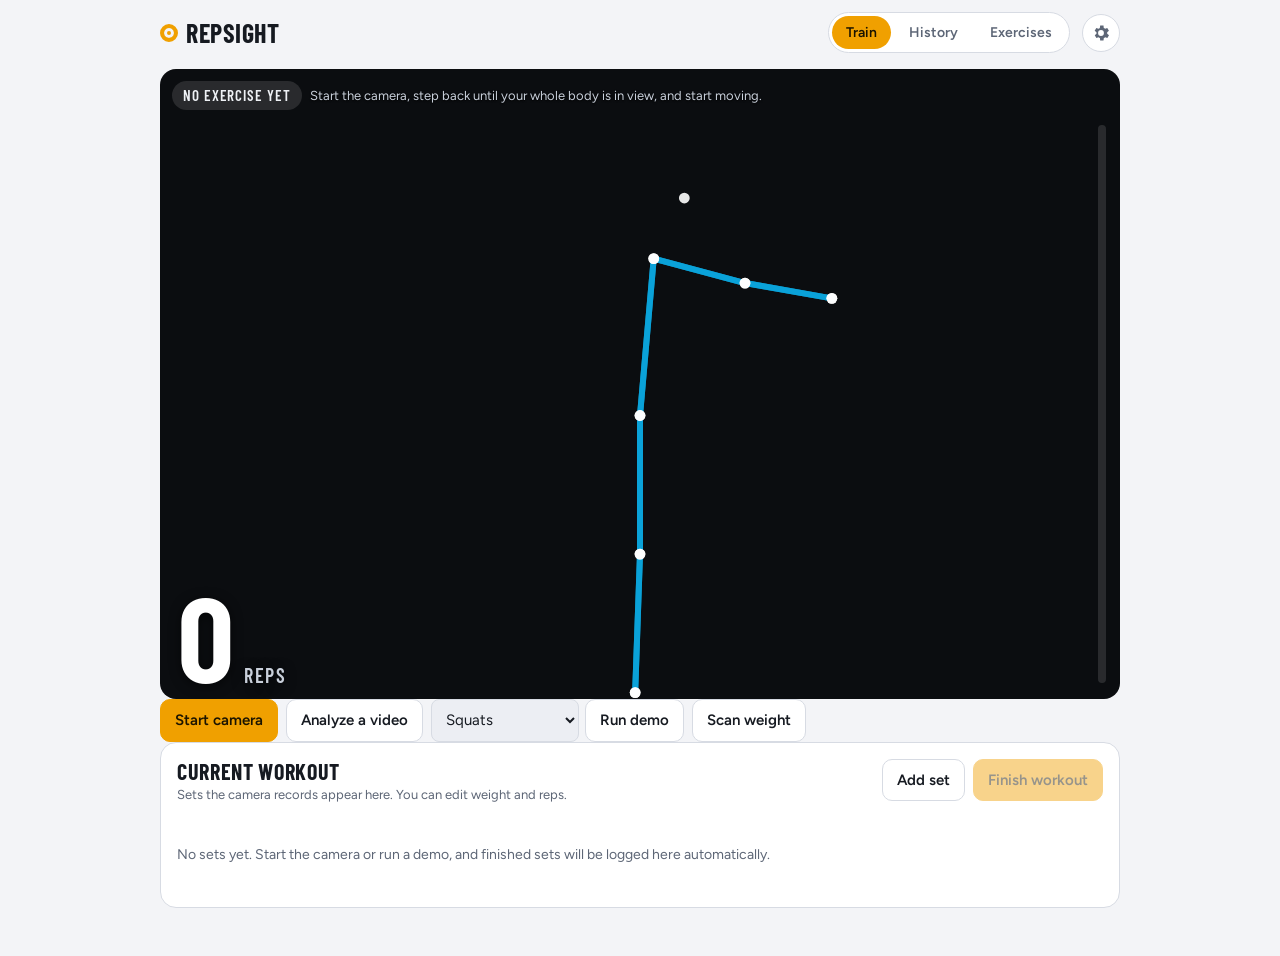
<file: repsight/index.html>
<!doctype html>
<html lang="en">
<head>
<meta charset="utf-8">
<meta name="viewport" content="width=device-width,initial-scale=1,viewport-fit=cover">
<title>RepSight</title>
<meta name="claude:viewport-fit-sides" content="cover">
<meta name="theme-color" content="#14171c">
<link rel="manifest" href="manifest.webmanifest">
<link rel="preconnect" href="https://fonts.googleapis.com">
<link rel="preconnect" href="https://fonts.gstatic.com" crossorigin>
<link rel="stylesheet" href="https://fonts.googleapis.com/css2?family=Barlow+Condensed:wght@500;600;700&family=Figtree:wght@400;500;600;700&display=swap">
<link rel="stylesheet" href="styles.css">
</head>
<body>
<div class="app">
  <header class="top">
    <div class="brand"><span class="brand-mark" aria-hidden="true"></span>RepSight</div>
    <nav class="tabs" aria-label="Sections">
      <a href="#train" data-tab="train">Train</a>
      <a href="#history" data-tab="history">History</a>
      <a href="#exercises" data-tab="exercises">Exercises</a>
    </nav>
    <button class="icon-btn" id="settings-btn" aria-label="Settings" aria-expanded="false">
      <svg viewBox="0 0 24 24" width="20" height="20" aria-hidden="true"><path fill="currentColor" d="M12 15.5a3.5 3.5 0 1 1 0-7 3.5 3.5 0 0 1 0 7Zm7.4-2.5.1-1-.1-1 2.1-1.6-2-3.5-2.5 1a7.6 7.6 0 0 0-1.7-1L15 3h-4l-.4 2.9c-.6.3-1.2.6-1.7 1l-2.5-1-2 3.5L6.6 11l-.1 1 .1 1-2.1 1.6 2 3.5 2.5-1c.5.4 1.1.7 1.7 1L11 21h4l.4-2.9c.6-.3 1.2-.6 1.7-1l2.5 1 2-3.5-2.2-1.6Z"/></svg>
    </button>
  </header>

  <section class="settings" id="settings" hidden>
    <label>Units
      <select id="set-unit"><option value="kg">kg</option><option value="lb">lb</option></select>
    </label>
    <label>End set after
      <select id="set-idle"><option value="4">4 s still</option><option value="6">6 s still</option><option value="10">10 s still</option></select>
    </label>
    <label>Tracking model
      <select id="set-model"><option value="lite">Fast (phones)</option><option value="full">Accurate (laptops)</option></select>
    </label>
    <label class="check"><input type="checkbox" id="set-sound"> Beep on each rep</label>
    <label>Weight scanning
      <select id="set-scan">
        <option value="ocr">On this device (reads printed numbers)</option>
        <option value="claude">Claude vision (your API key)</option>
        <option value="off">Off</option>
      </select>
    </label>
    <label>Empty bar weight
      <select id="set-bar"><option value="20">20 kg Olympic bar</option><option value="15">15 kg bar</option><option value="20.4116">45 lb bar</option><option value="10">10 kg technique bar</option><option value="7">7 kg EZ bar</option></select>
    </label>
    <div class="key-row" id="key-row" hidden>
      <label>Anthropic API key
        <input type="password" id="set-key" autocomplete="off" spellcheck="false" placeholder="sk-ant-…">
      </label>
      <p class="hint">Claude vision reads hex dumbbells, colour-coded plates and plate stacks that have no clear printed number. The key is stored only in this browser and sent only to Anthropic. Each set sends one camera frame, which costs about a cent.</p>
    </div>
  </section>

  <!-- TRAIN -->
  <main id="view-train" class="view">
    <div class="stage" id="stage">
      <video id="video" playsinline muted></video>
      <canvas id="overlay"></canvas>
      <div class="hud-top">
        <span class="chip" id="hud-exercise" data-state="idle">No exercise yet</span>
        <span class="chip weight" id="hud-weight" hidden></span>
        <span class="hud-status" id="hud-status">Start the camera, step back until your whole body is in view, and start moving.</span>
      </div>
      <div class="hud-count">
        <span class="count" id="hud-count">0</span>
        <span class="count-label" id="hud-count-label">reps</span>
      </div>
      <div class="hud-meter" aria-hidden="true"><span id="hud-meter-fill"></span></div>
      <div class="hud-rest" id="hud-rest" hidden></div>
    </div>

    <div class="controls">
      <button class="btn primary" id="cam-btn">Start camera</button>
      <button class="btn" id="flip-btn" hidden>Switch camera</button>
      <label class="btn file-btn">Analyze a video<input type="file" id="file-input" accept="video/*"></label>
      <span class="demo-group">
        <select id="demo-select" aria-label="Demo exercise">
          <option value="squat">Squats</option><option value="pushup">Push-ups</option><option value="curl">Curls</option>
          <option value="lunge">Lunges</option><option value="deadlift">Deadlifts</option><option value="press">Overhead press</option><option value="pullup">Pull-ups</option><option value="jack">Jumping jacks</option><option value="plank">Plank</option>
        </select>
        <button class="btn" id="demo-btn">Run demo</button>
      </span>
      <button class="btn" id="scan-btn" title="With the camera on, hold the weight's label up to the middle of the frame. Otherwise, take or choose a photo of it.">Scan weight</button>
      <input type="file" id="photo-input" accept="image/*" capture="environment" hidden>
      <button class="btn danger" id="stop-btn" hidden>Stop</button>
    </div>
    <p class="notice" id="notice" hidden></p>

    <section class="session" aria-labelledby="session-title">
      <div class="session-head">
        <div>
          <h2 id="session-title">Current workout</h2>
          <p class="meta" id="session-meta">Sets the camera records appear here. You can edit weight and reps.</p>
        </div>
        <div class="session-actions">
          <button class="btn" id="add-set-btn">Add set</button>
          <button class="btn primary" id="finish-btn" disabled>Finish workout</button>
        </div>
      </div>
      <form class="add-set" id="add-set-form" hidden>
        <select id="add-ex" aria-label="Exercise"></select>
        <input id="add-reps" type="number" min="0" inputmode="numeric" placeholder="Reps" aria-label="Reps">
        <input id="add-weight" type="number" min="0" step="0.5" inputmode="decimal" placeholder="Weight" aria-label="Weight">
        <button class="btn primary" type="submit">Save set</button>
      </form>
      <div id="session-sets"></div>
      <div class="discard-row" id="discard-row" hidden>
        <button class="link-btn" id="discard-btn">Discard workout</button>
      </div>
    </section>
  </main>

  <!-- HISTORY -->
  <main id="view-history" class="view" hidden>
    <div class="stats" id="stats"></div>
    <section class="chart-card">
      <h2>Reps, last 14 days</h2>
      <div id="chart"></div>
    </section>
    <div id="history-list"></div>
  </main>

  <!-- EXERCISES -->
  <main id="view-exercises" class="view" hidden>
    <p class="lead">RepSight recognises these movements from the camera. Each card says how to film it and shows your best set.</p>
    <div class="ex-grid" id="ex-grid"></div>
  </main>
</div>

<div class="toast" id="toast" role="status" aria-live="polite"></div>
<script type="module" src="app.js"></script>
</body>
</html>
</file>
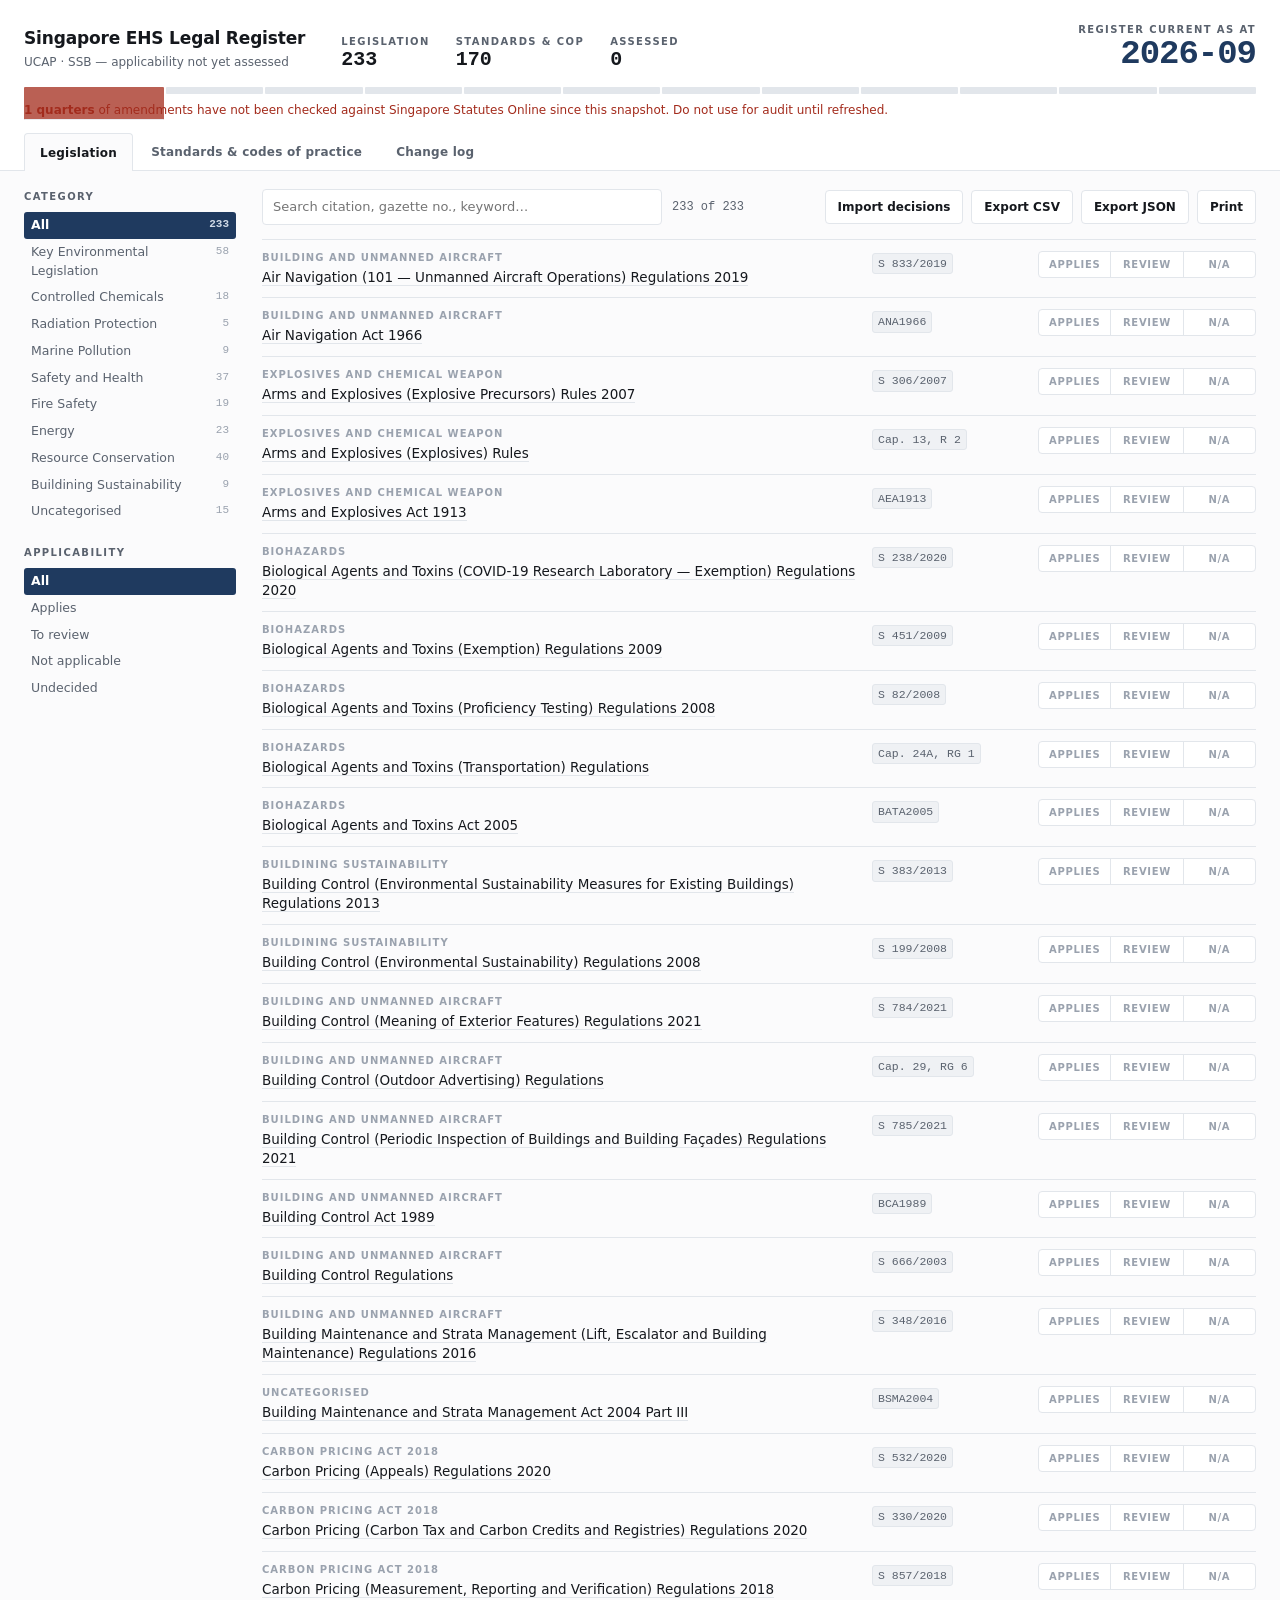
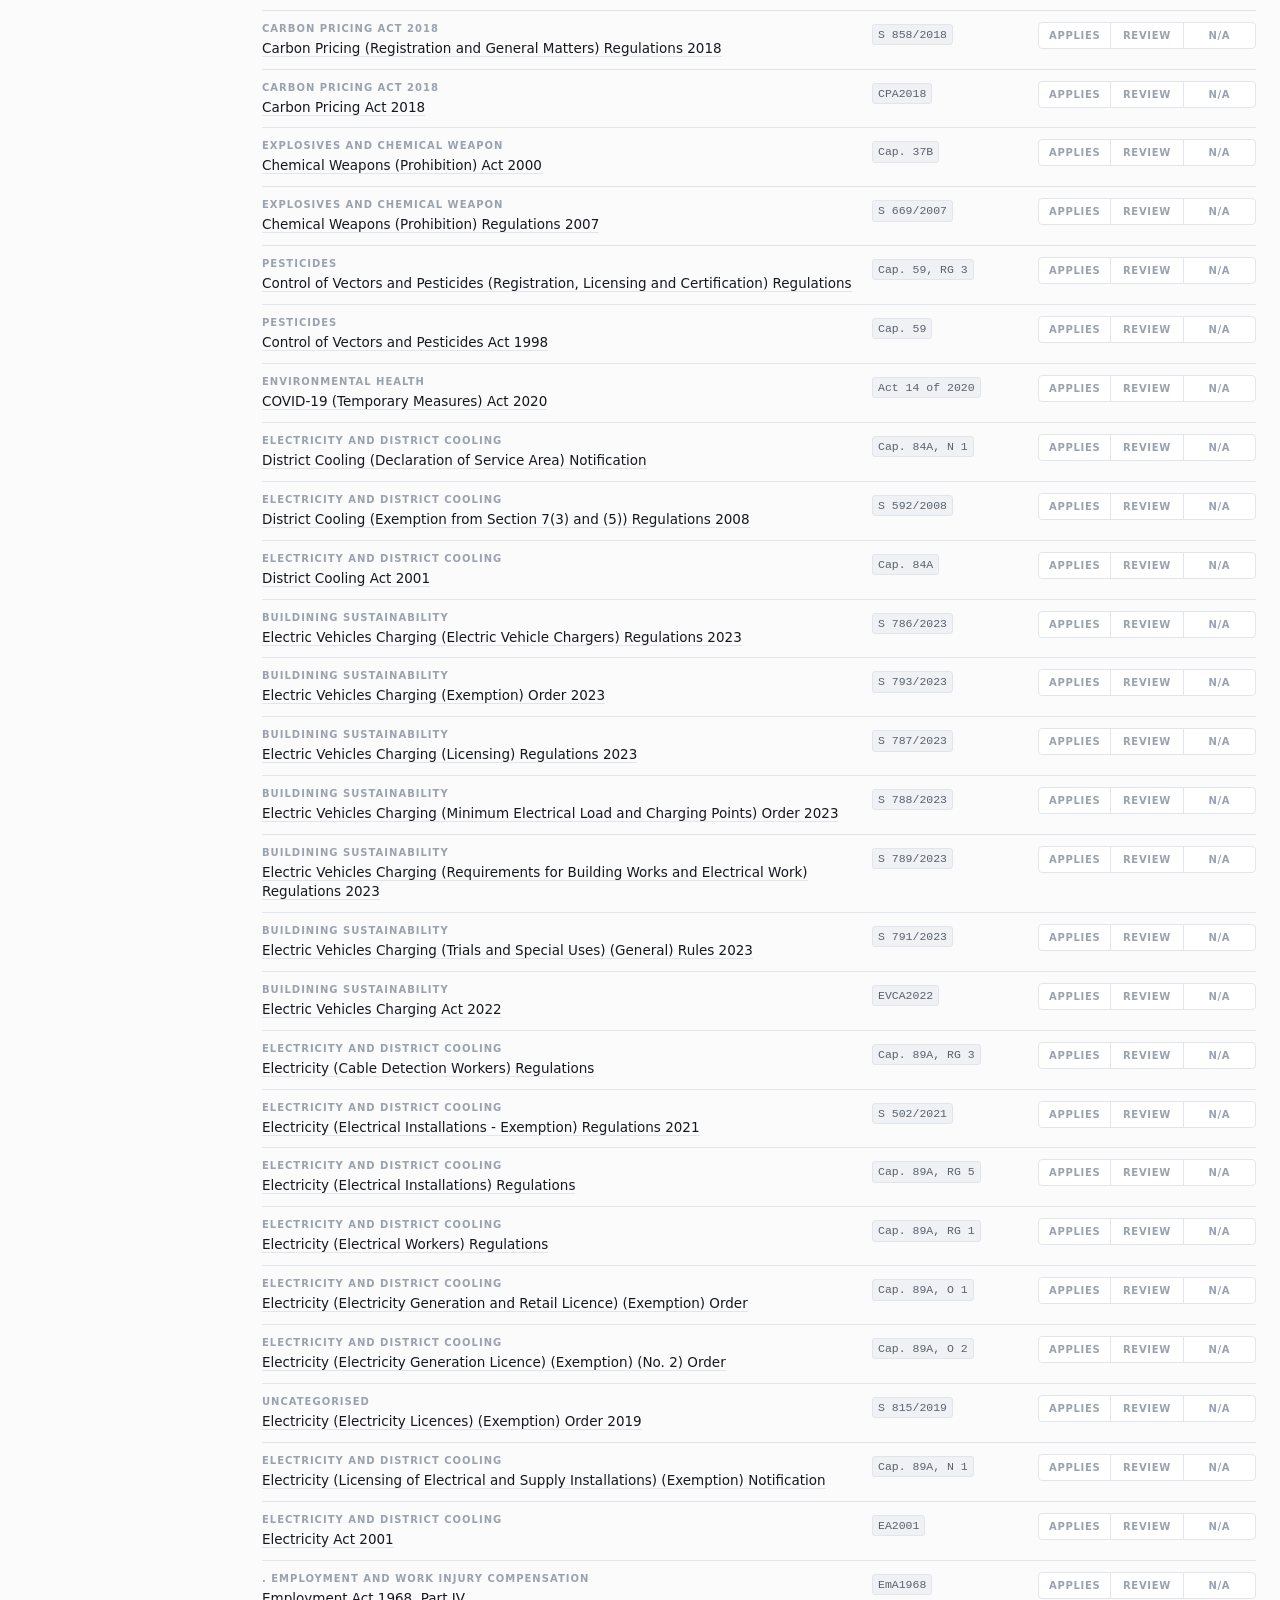
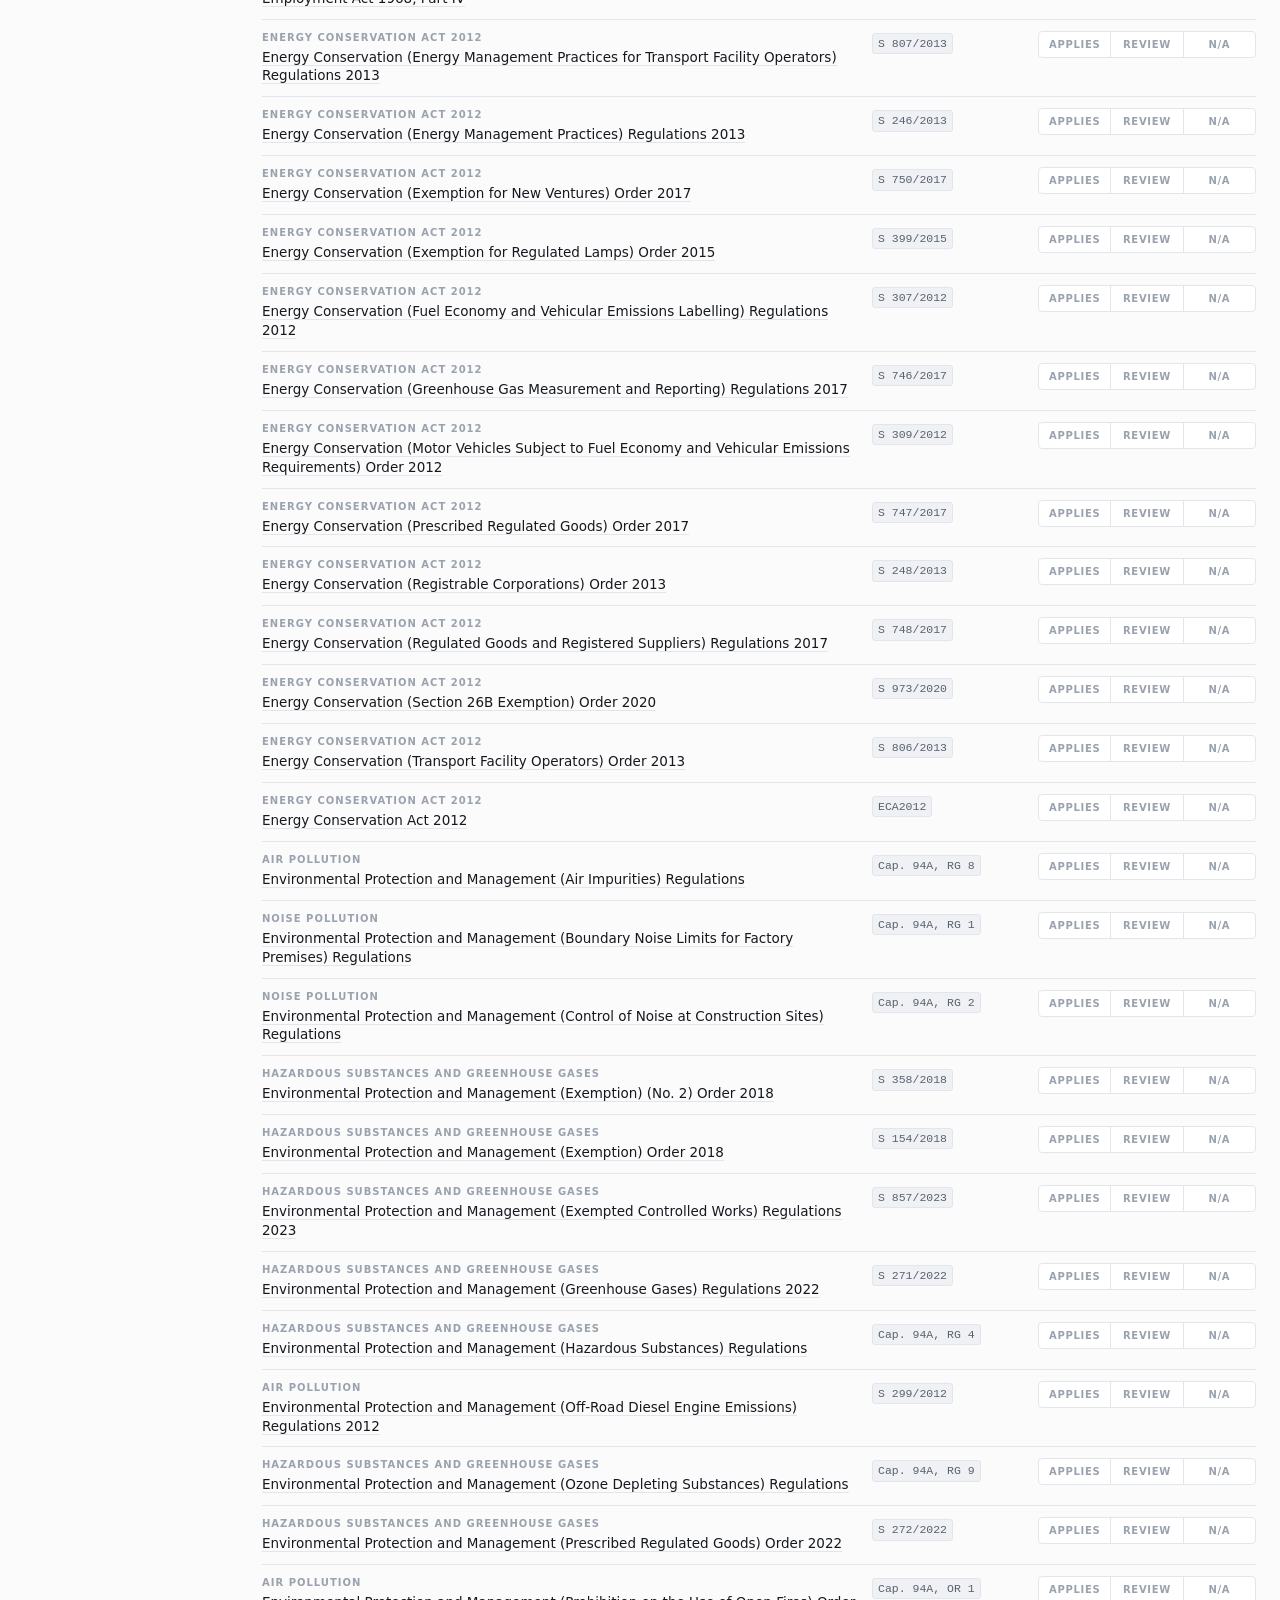
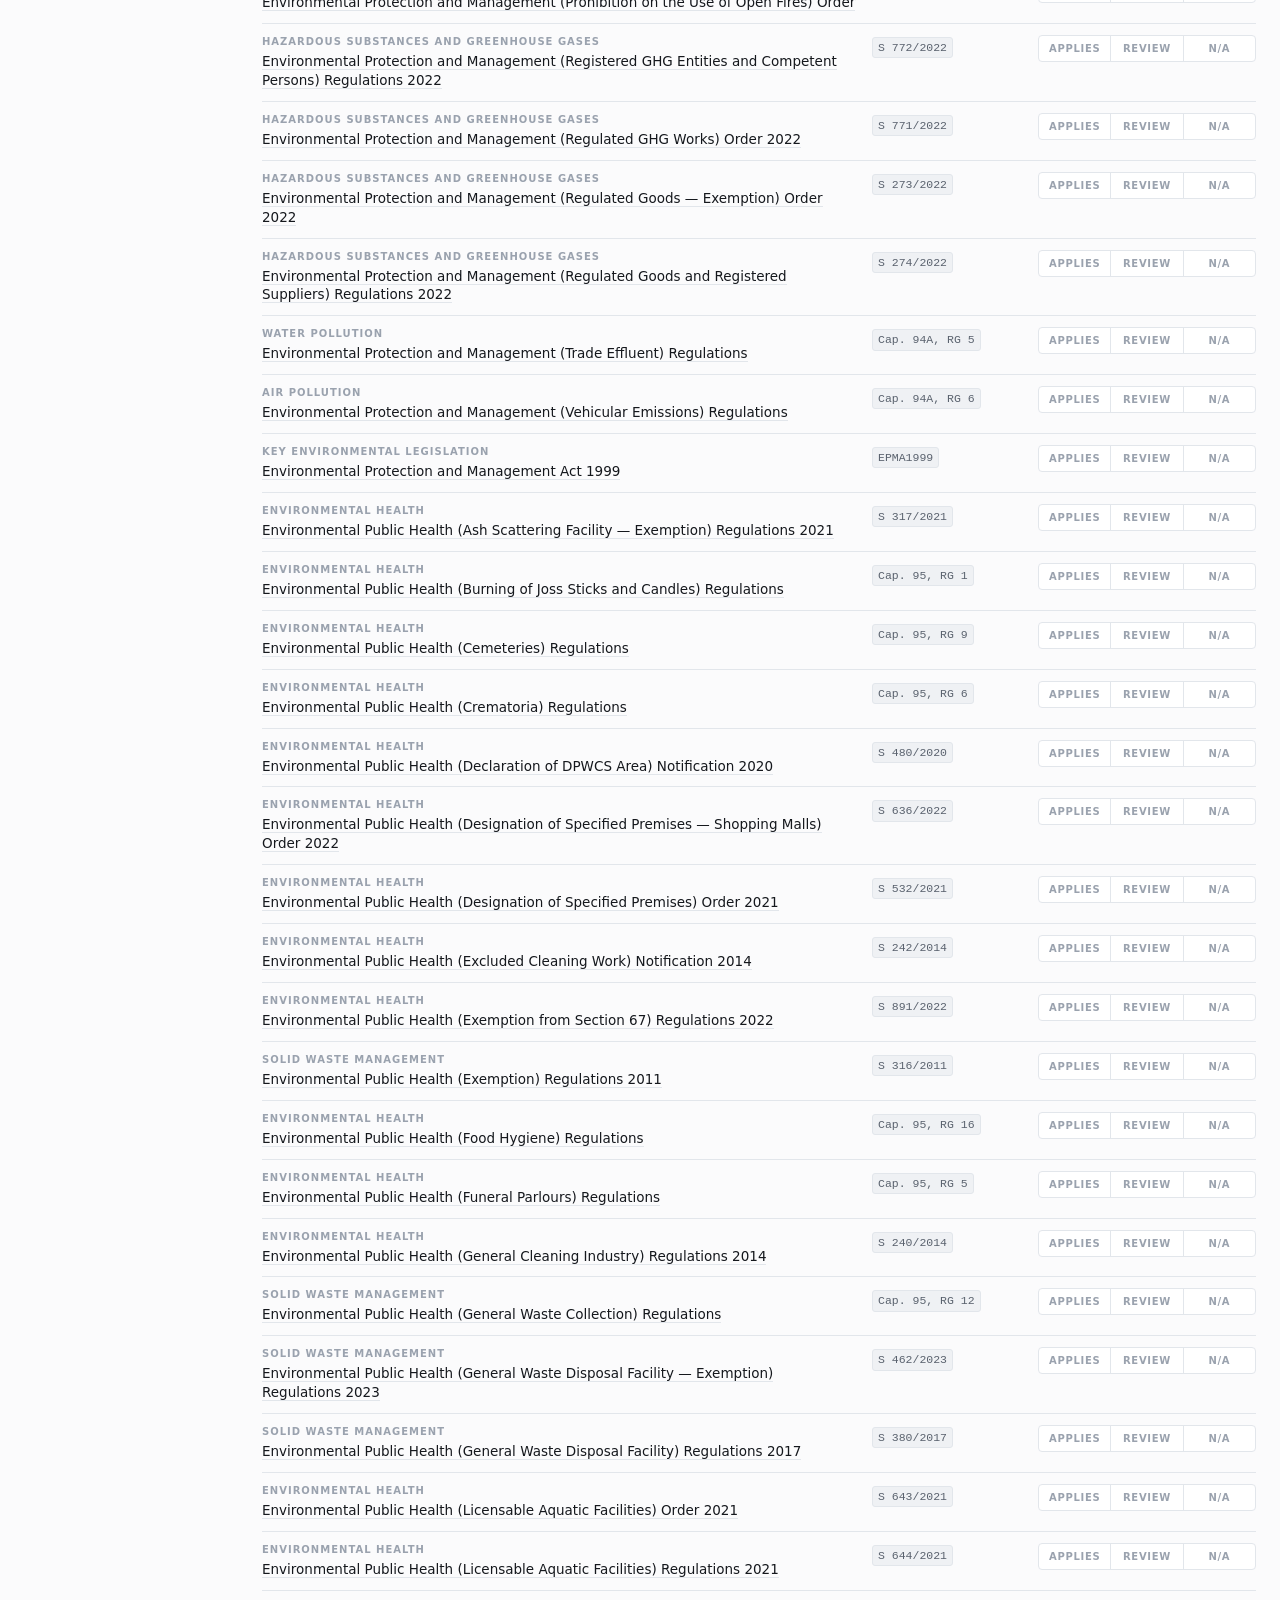
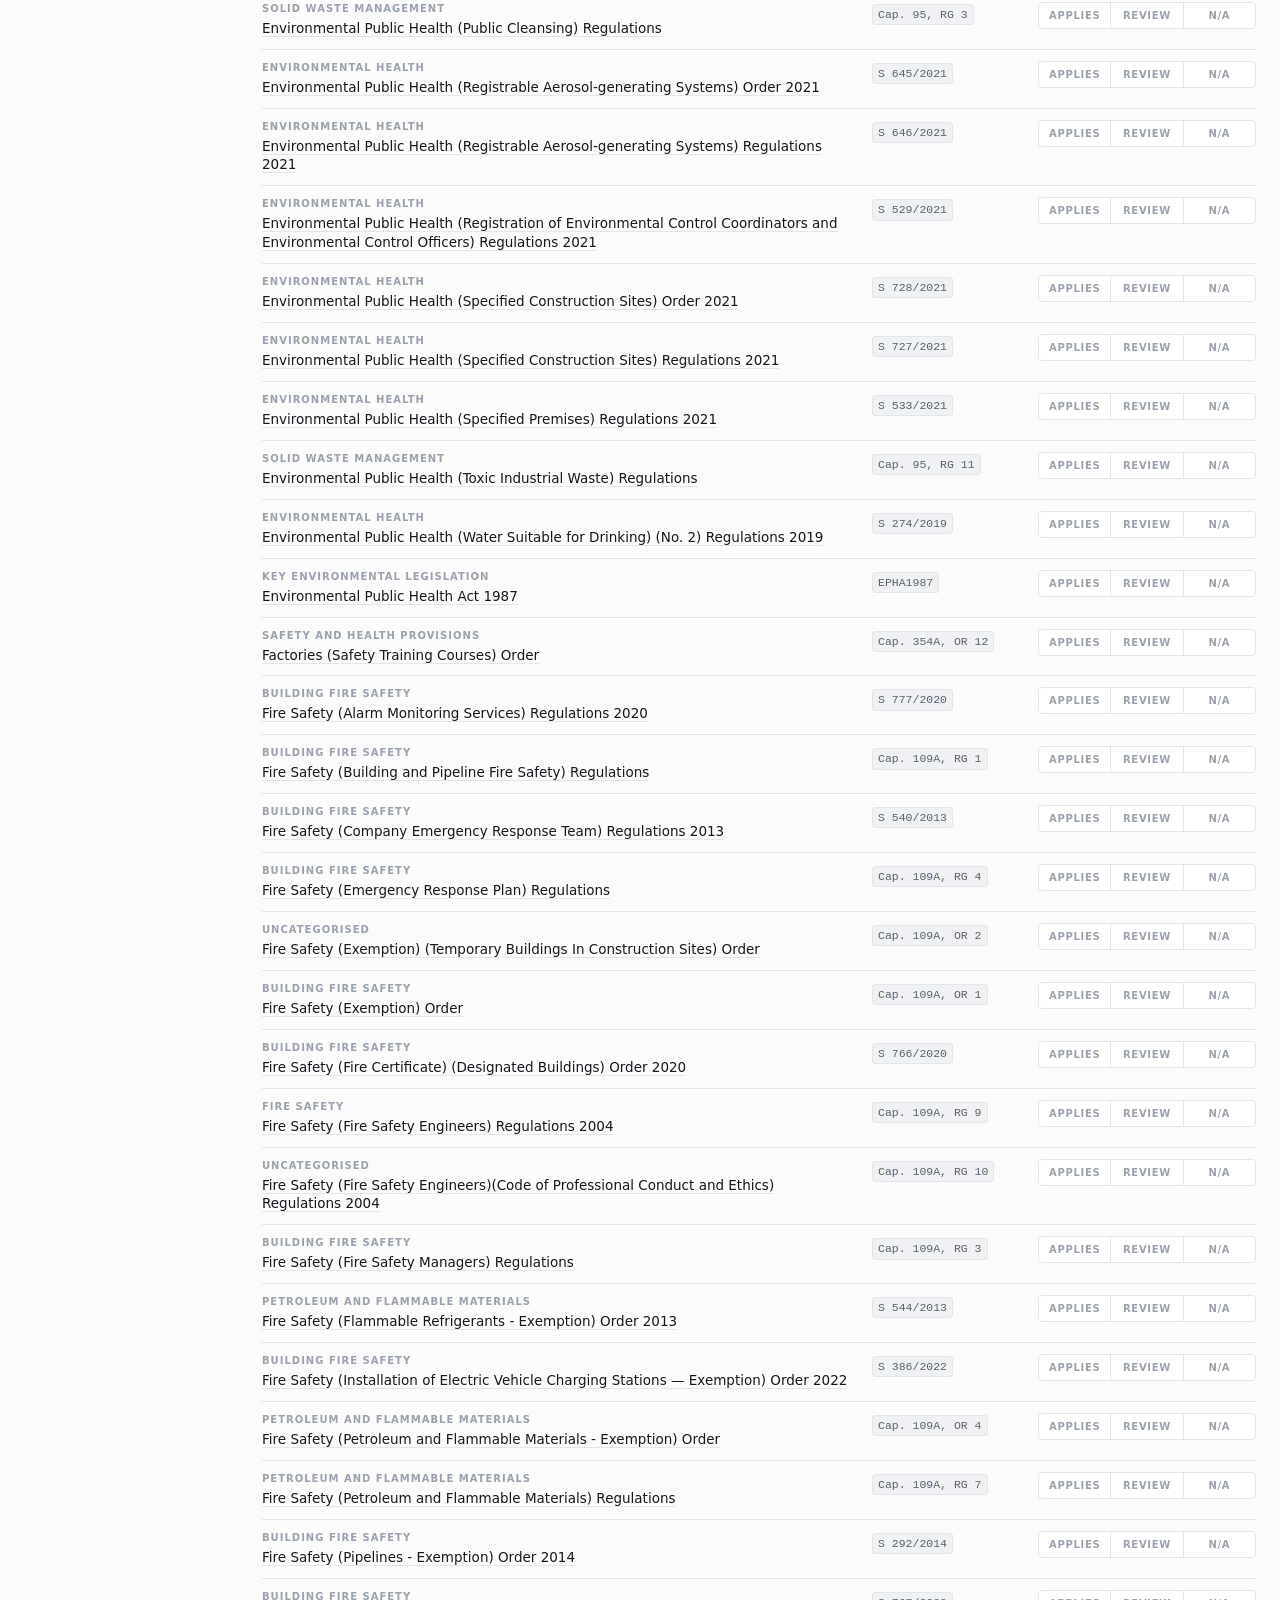
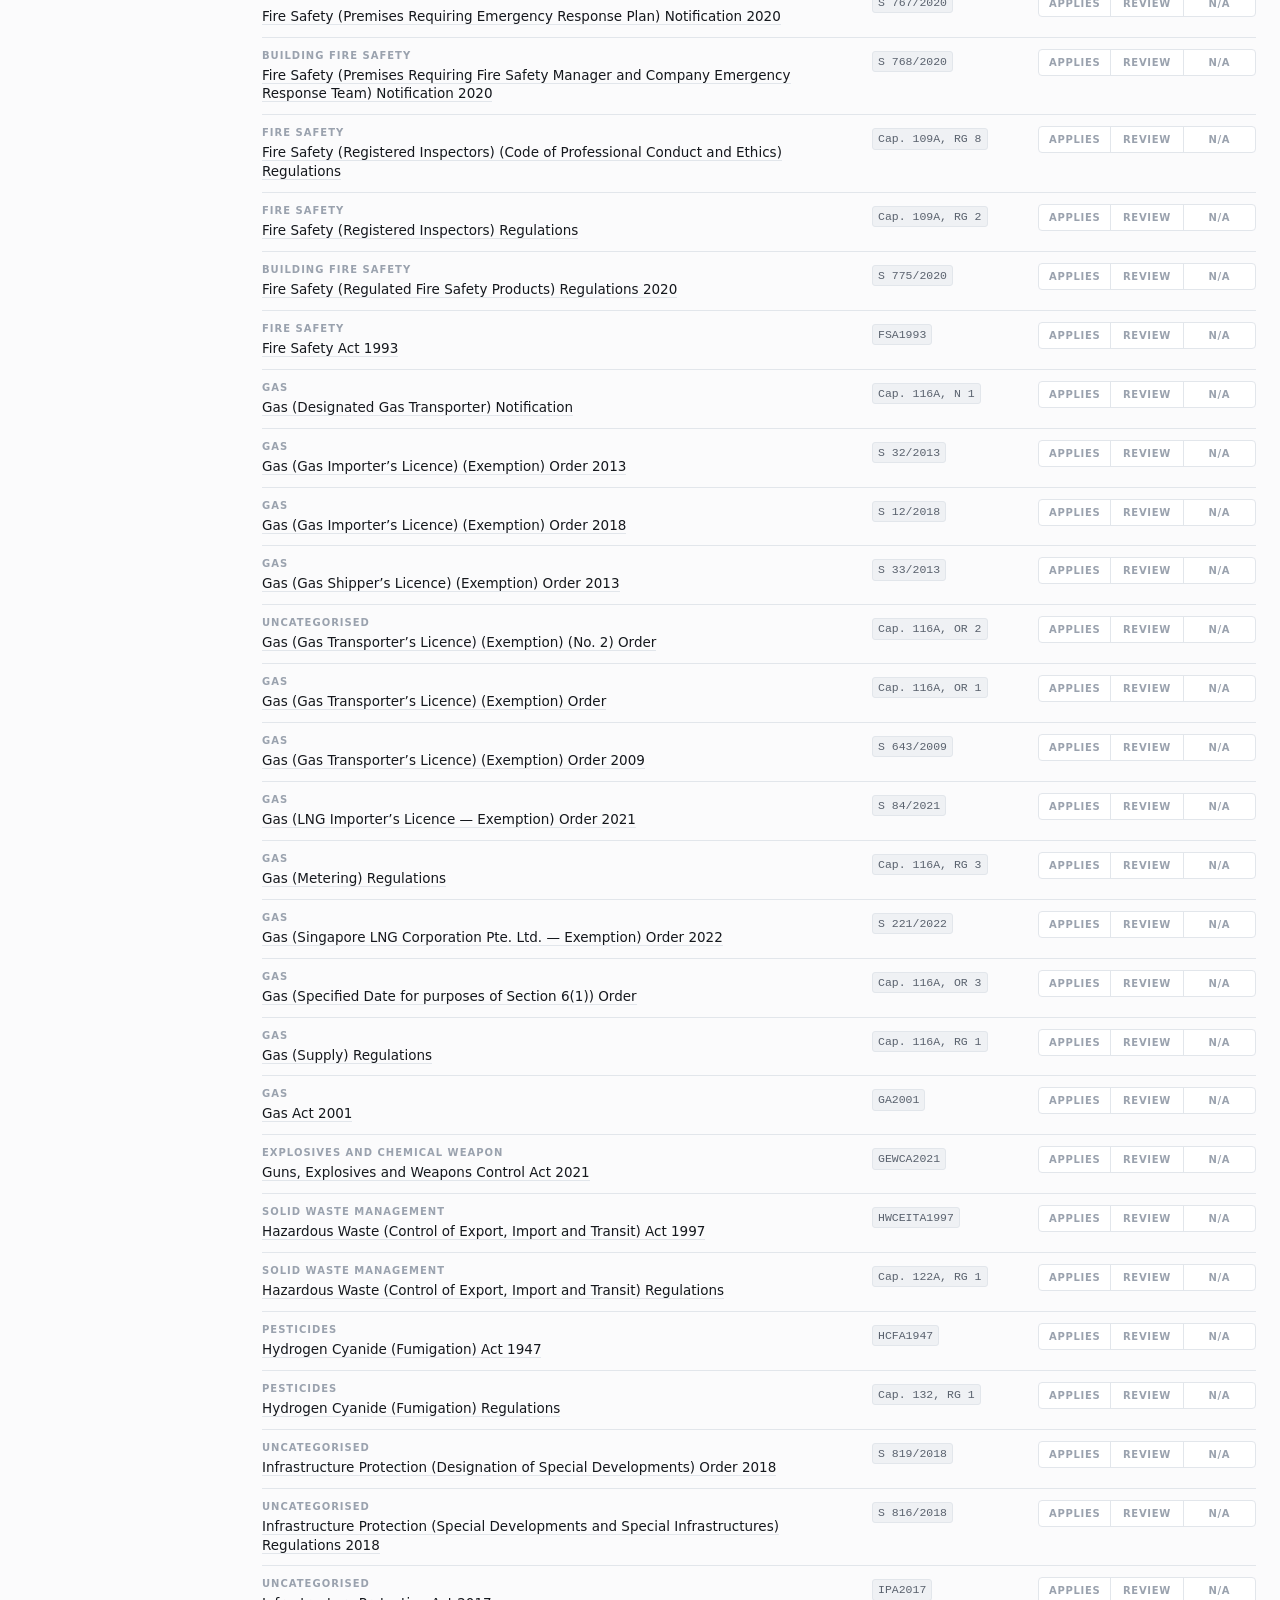
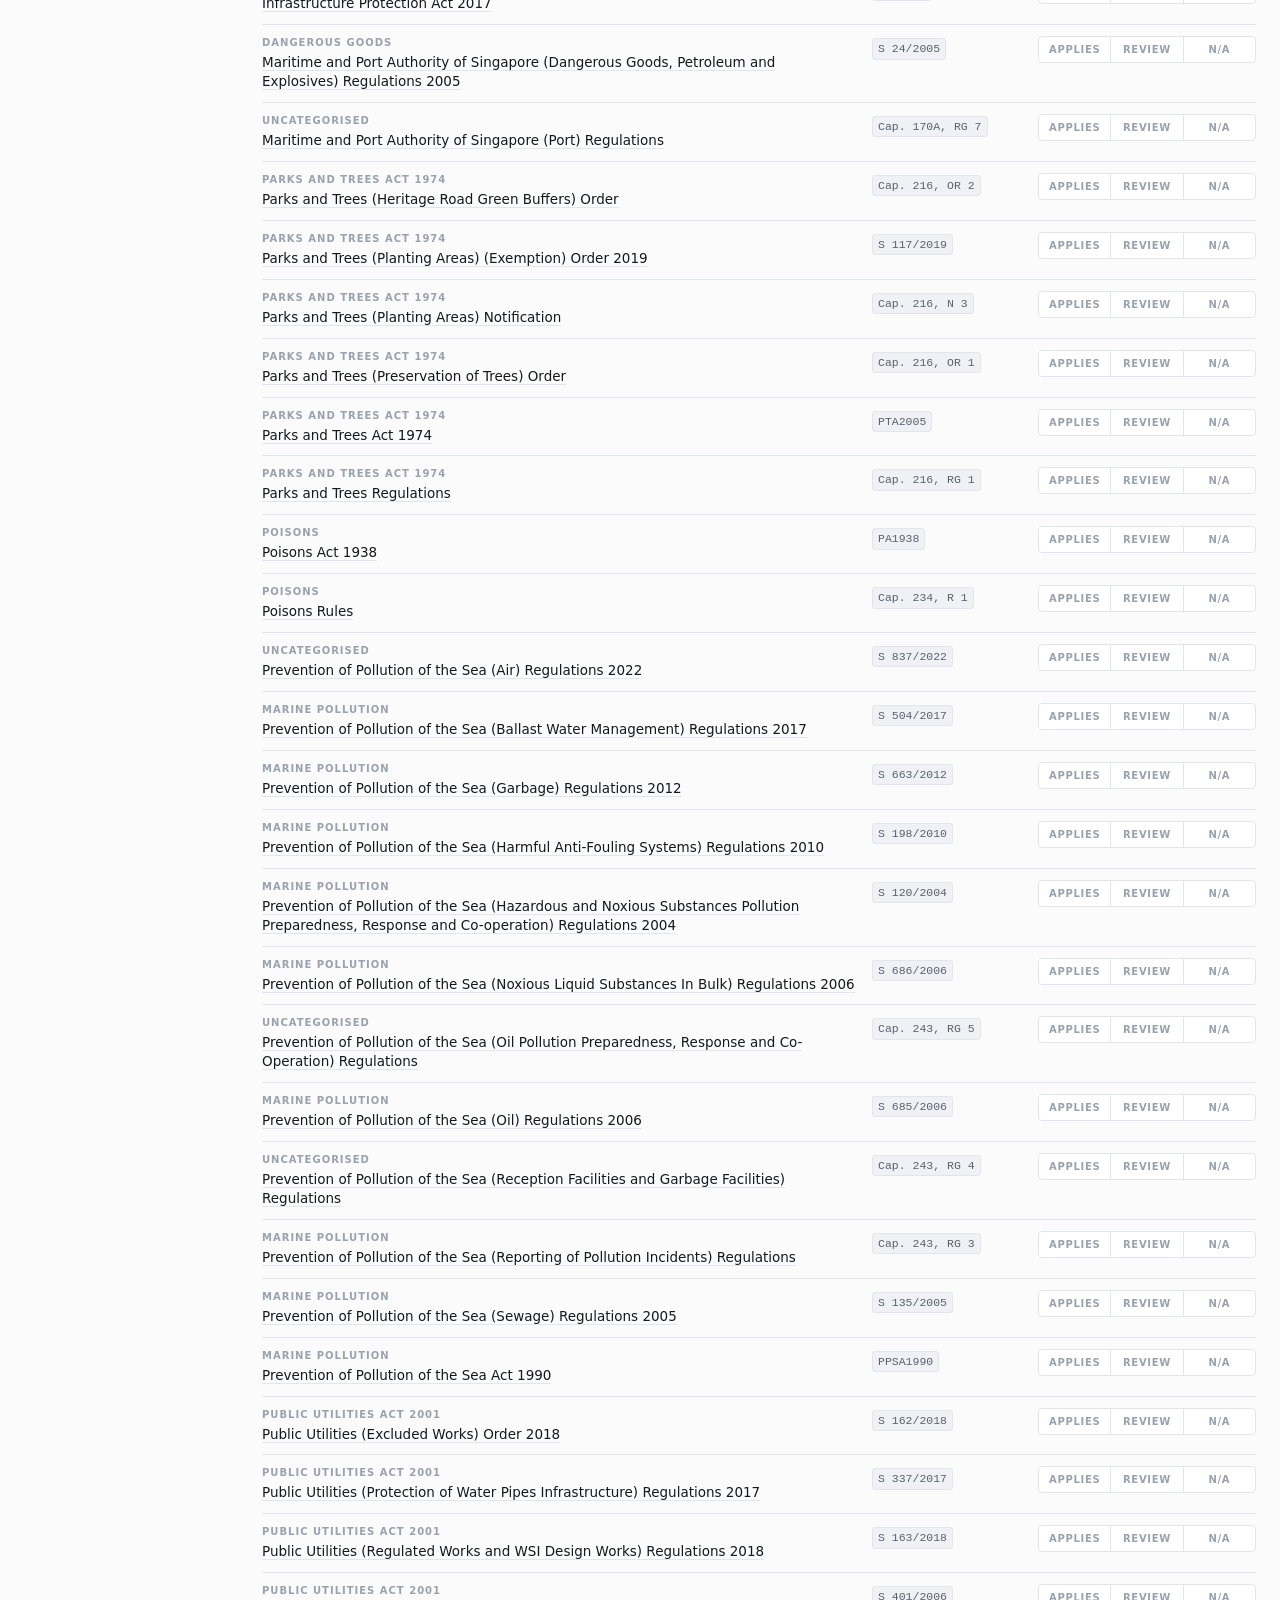
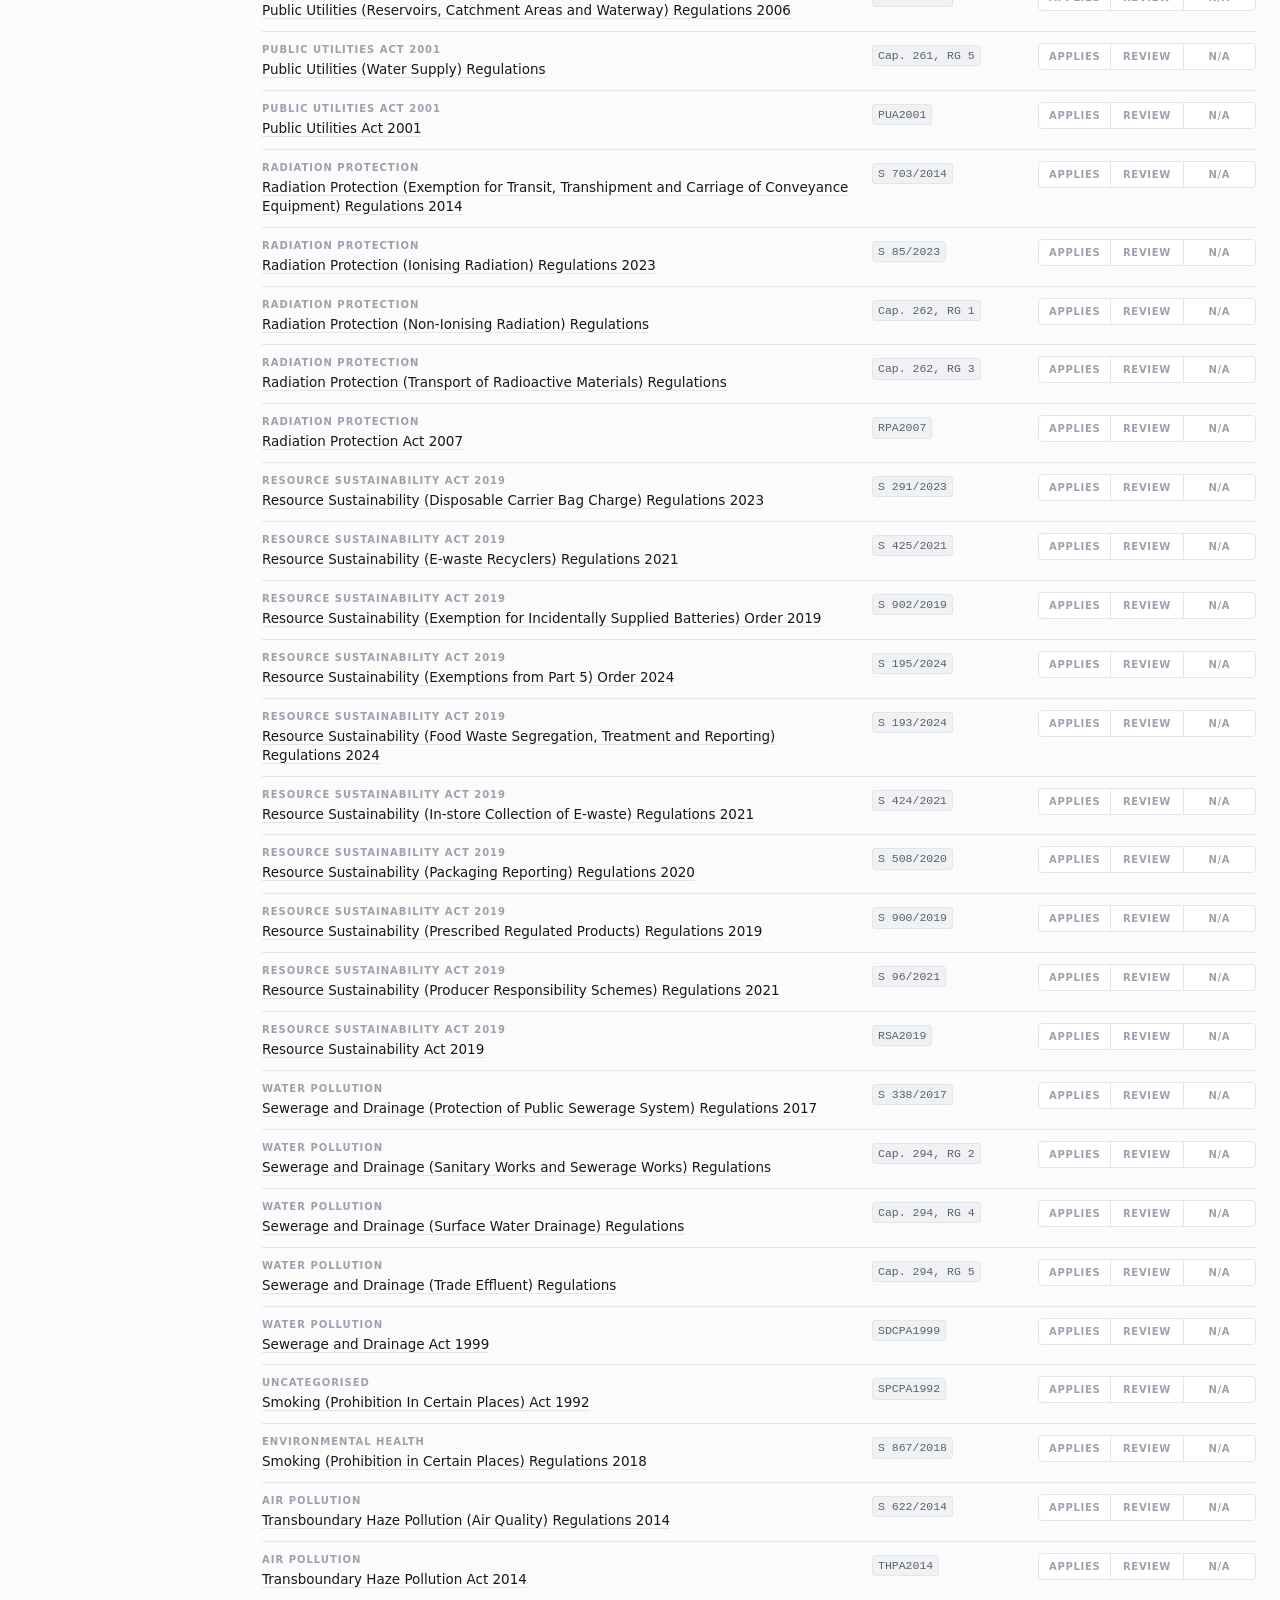
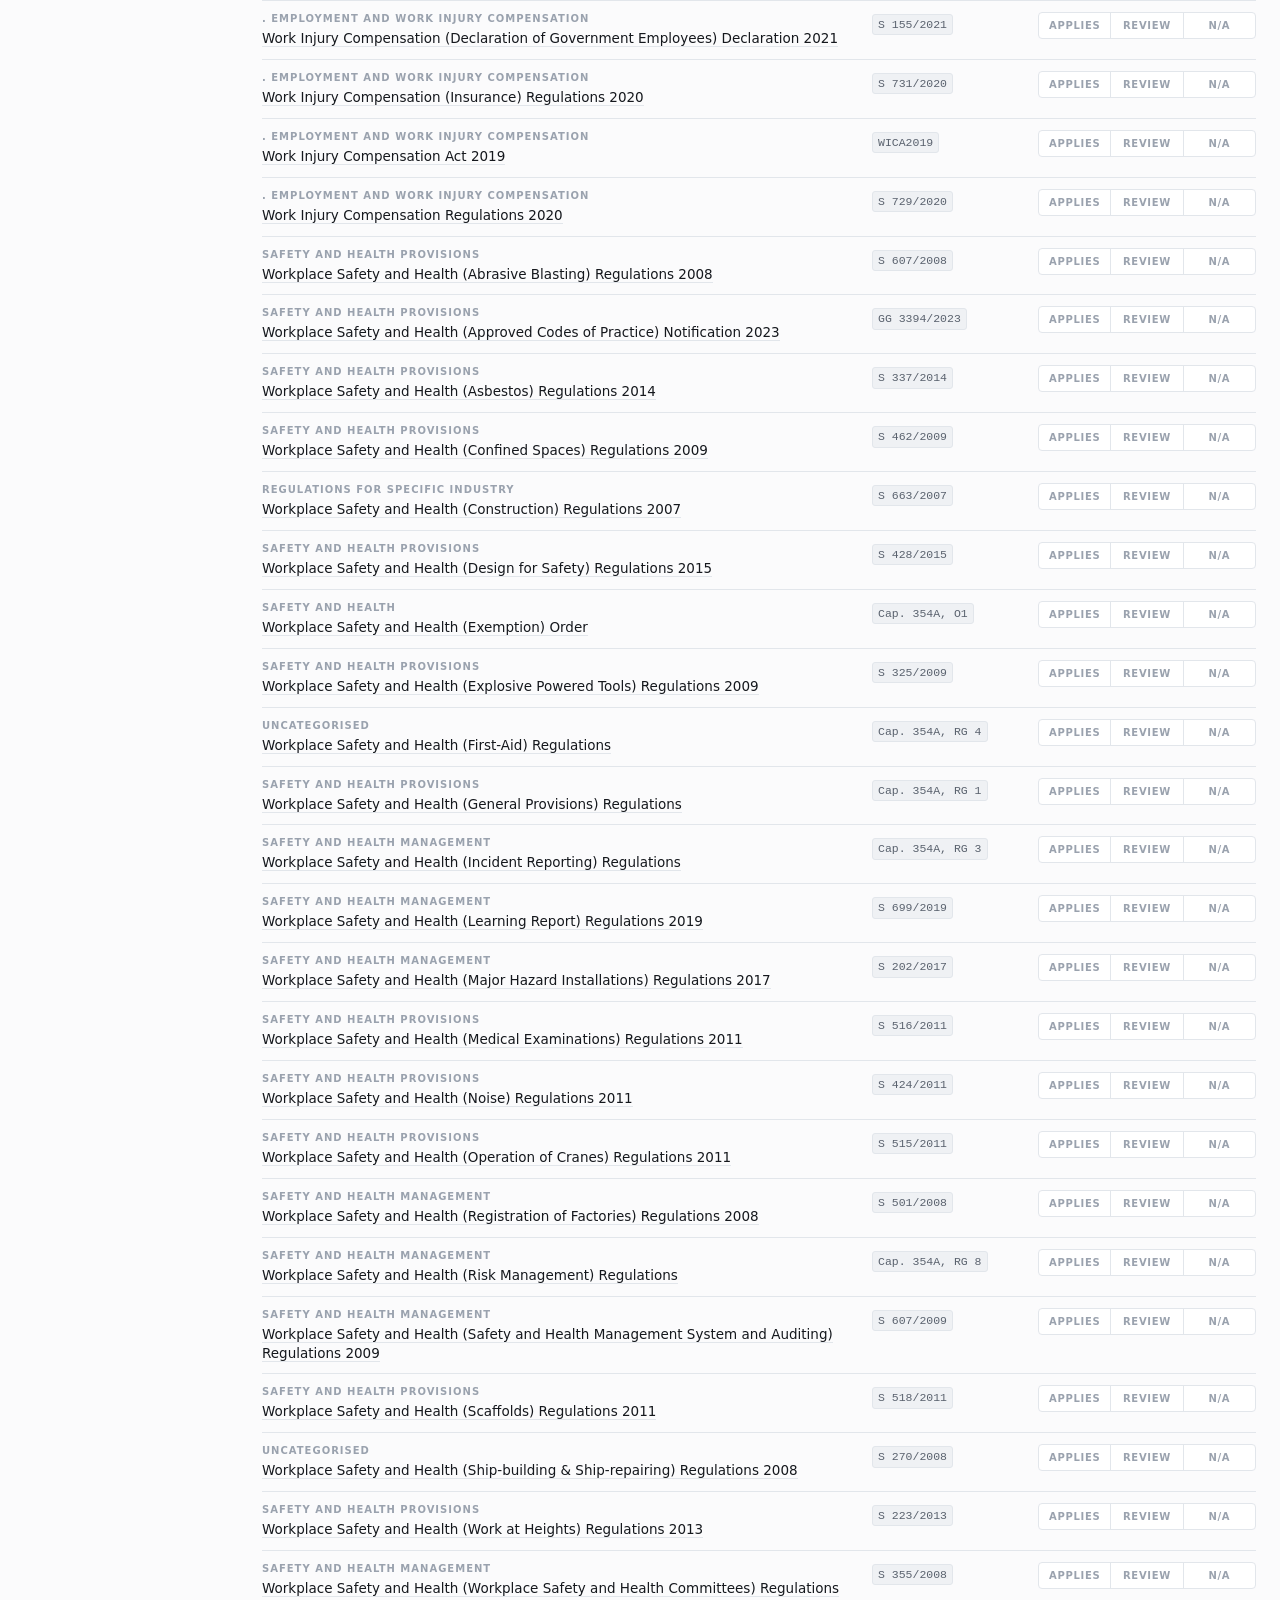
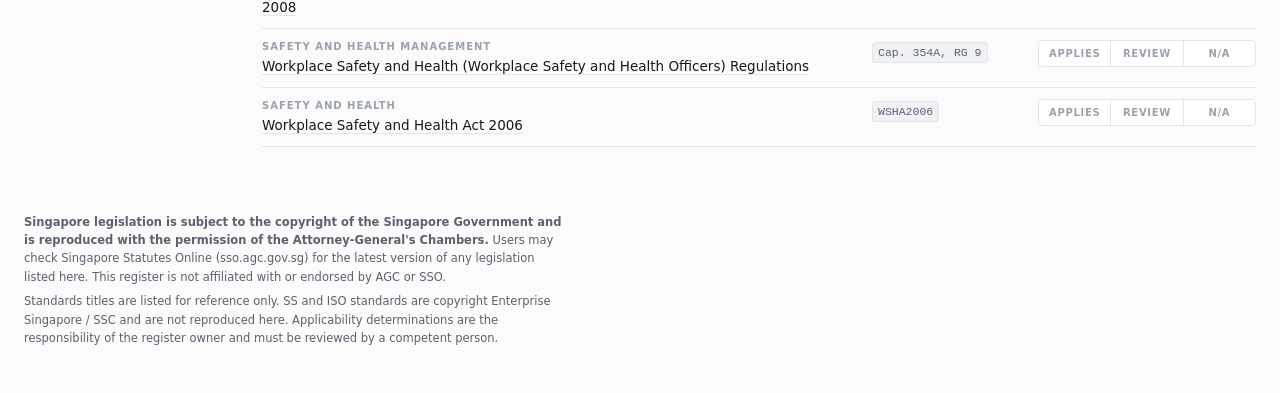
<file: sg-ehs-legal-register (1).html>
<!DOCTYPE html>
<html lang="en">
<head>
<meta charset="utf-8">
<meta name="viewport" content="width=device-width,initial-scale=1">
<title>SG EHS Legal Register</title>
<style>
:root{
  --paper:#FBFBFC; --ink:#15181D; --ink2:#5A626E; --rule:#E2E6EB;
  --field:#FFFFFF; --accent:#1F3A5F;
  --ap:#0E5B4A; --ap-bg:#E6F2EF;
  --na:#5A626E; --na-bg:#EFF1F4;
  --rv:#8A5A0B; --rv-bg:#FBF0DC;
  --alert:#A32B1C; --alert-bg:#FBECEA;
  --sans:"Segoe UI",ui-sans-serif,system-ui,-apple-system,Roboto,Helvetica,Arial,sans-serif;
  --mono:ui-monospace,"Cascadia Mono",SFMono-Regular,Consolas,Menlo,"Liberation Mono",monospace;
}
*{box-sizing:border-box}
html,body{margin:0;padding:0}
body{background:var(--paper);color:var(--ink);font-family:var(--sans);font-size:14px;line-height:1.5;-webkit-font-smoothing:antialiased}
.lbl{font-size:10px;letter-spacing:.14em;text-transform:uppercase;font-weight:600;color:var(--ink2)}
.mono{font-family:var(--mono);font-variant-ligatures:none}

/* ---------- masthead ---------- */
header{border-bottom:1px solid var(--rule);background:var(--field)}
.mast{max-width:1400px;margin:0 auto;padding:22px 24px 0;display:flex;gap:36px;align-items:flex-end;flex-wrap:wrap}
.mast h1{margin:0;font-size:17px;font-weight:650;letter-spacing:-.01em}
.mast h1 small{display:block;font-weight:400;color:var(--ink2);font-size:12px;letter-spacing:0;margin-top:2px}
.asat{margin-left:auto;text-align:right}
.asat .d{font-family:var(--mono);font-size:34px;font-weight:600;letter-spacing:-.03em;line-height:1;color:var(--accent)}
.tallies{display:flex;gap:26px}
.tally .n{font-family:var(--mono);font-size:20px;font-weight:600;line-height:1.1}
/* staleness bar = the point of the product */
.stale{max-width:1400px;margin:16px auto 0;padding:0 24px}
.bar{display:flex;gap:2px;height:7px}
.bar i{flex:1;background:var(--rule);border-radius:1px}
.bar i.q{background:var(--alert);opacity:.75}
.stale p{margin:7px 0 0;font-size:12px;color:var(--alert)}
.stale p b{font-weight:600}
nav{max-width:1400px;margin:0 auto;padding:14px 24px 0;display:flex;gap:2px}
nav button{font:inherit;font-size:12px;font-weight:600;letter-spacing:.02em;padding:9px 15px;border:1px solid transparent;border-bottom:none;background:none;color:var(--ink2);cursor:pointer;border-radius:4px 4px 0 0}
nav button[aria-selected=true]{background:var(--paper);border-color:var(--rule);color:var(--ink);margin-bottom:-1px}
nav button:focus-visible{outline:2px solid var(--accent);outline-offset:1px}

/* ---------- layout ---------- */
main{max-width:1400px;margin:0 auto;padding:18px 24px 60px;display:grid;grid-template-columns:212px 1fr;gap:26px;align-items:start}
aside section{margin-bottom:20px}
aside h2{font-size:10px;letter-spacing:.14em;text-transform:uppercase;font-weight:600;color:var(--ink2);margin:0 0 8px}
.facet{display:block;width:100%;text-align:left;font:inherit;font-size:12.5px;padding:4px 7px;border:none;background:none;color:var(--ink2);cursor:pointer;border-radius:3px;display:flex;justify-content:space-between;gap:8px}
.facet:hover{background:var(--na-bg);color:var(--ink)}
.facet[aria-pressed=true]{background:var(--accent);color:#fff;font-weight:600}
.facet[aria-pressed=true] span{color:#cfd9e6}
.facet span{font-family:var(--mono);font-size:11px;color:#9AA2AE}

input[type=search],select,textarea{font:inherit;font-size:13px;padding:7px 10px;border:1px solid var(--rule);border-radius:4px;background:var(--field);color:var(--ink);width:100%}
input[type=search]:focus,select:focus,textarea:focus{outline:2px solid var(--accent);outline-offset:-1px;border-color:var(--accent)}
.tools{display:flex;gap:10px;margin-bottom:14px;align-items:center}
.tools input[type=search]{max-width:400px}
.count{font-family:var(--mono);font-size:12px;color:var(--ink2);white-space:nowrap}
.btn{font:inherit;font-size:12px;font-weight:600;padding:7px 12px;border:1px solid var(--rule);background:var(--field);border-radius:4px;cursor:pointer;color:var(--ink);white-space:nowrap}
.btn:hover{border-color:var(--accent);color:var(--accent)}
.push{margin-left:auto;display:flex;gap:8px}

/* ---------- register rows ---------- */
.rows{border-top:1px solid var(--rule)}
.row{display:grid;grid-template-columns:1fr 150px 218px;gap:16px;padding:11px 0;border-bottom:1px solid var(--rule);align-items:start}
.row:hover{background:#fff}
.cit{font-size:13.5px;line-height:1.4}
.cit a{color:var(--ink);text-decoration:none;border-bottom:1px solid var(--rule)}
.cit a:hover{color:var(--accent);border-color:var(--accent)}
.path{font-size:10px;letter-spacing:.1em;text-transform:uppercase;color:#9AA2AE;font-weight:600;margin-bottom:3px}
.ref{font-family:var(--mono);font-size:11.5px;color:var(--ink2);padding-top:2px}
.ref b{display:inline-block;background:var(--na-bg);border:1px solid var(--rule);border-radius:3px;padding:1px 5px;font-weight:500}
.seg{display:flex;gap:0;border:1px solid var(--rule);border-radius:4px;overflow:hidden;background:var(--field)}
.seg button{flex:1;font:inherit;font-size:10px;letter-spacing:.07em;text-transform:uppercase;font-weight:600;padding:5px 2px;border:none;background:none;color:#9AA2AE;cursor:pointer;border-right:1px solid var(--rule)}
.seg button:last-child{border-right:none}
.seg button:hover{background:var(--na-bg);color:var(--ink)}
.seg button[aria-pressed=true][data-v=A]{background:var(--ap-bg);color:var(--ap)}
.seg button[aria-pressed=true][data-v=R]{background:var(--rv-bg);color:var(--rv)}
.seg button[aria-pressed=true][data-v=N]{background:var(--na-bg);color:var(--na)}
.note{margin-top:5px;font-size:12px;padding:5px 8px;min-height:0;resize:vertical}
.empty{padding:56px 8px;text-align:center;color:var(--ink2)}
.empty b{display:block;font-size:15px;color:var(--ink);margin-bottom:5px}

/* ---------- change log ---------- */
.q{border-bottom:1px solid var(--rule);padding:16px 0;display:grid;grid-template-columns:120px 1fr;gap:20px}
.q>h3{margin:0;font-family:var(--mono);font-size:14px;font-weight:600;color:var(--accent)}
.q>h3 span{display:block;font-family:var(--sans);font-size:10px;letter-spacing:.12em;text-transform:uppercase;color:#9AA2AE;font-weight:600;margin-top:3px}
.chg{display:grid;grid-template-columns:1fr 108px 104px;gap:14px;padding:5px 0;font-size:13px;align-items:baseline}
.chg .vide,.chg .wef{font-family:var(--mono);font-size:11.5px;color:var(--ink2)}
.tag{font-size:9.5px;letter-spacing:.08em;text-transform:uppercase;font-weight:700;color:var(--ink2);background:var(--na-bg);border-radius:2px;padding:1px 5px;margin-right:7px}

footer{max-width:1400px;margin:0 auto;padding:0 24px 40px;font-size:11.5px;color:var(--ink2);line-height:1.6}
footer p{max-width:74ch;margin:6px 0}

@media(max-width:900px){
  main{grid-template-columns:1fr}
  .row{grid-template-columns:1fr;gap:8px}
  .q{grid-template-columns:1fr}
  .chg{grid-template-columns:1fr}
  .asat{margin-left:0}
}
@media print{
  nav,aside,.tools,.seg,.stale,footer .no-print{display:none}
  body{font-size:10.5pt}
  .row{grid-template-columns:1fr 130px 150px;break-inside:avoid}
  main{display:block;max-width:none;padding:0}
}
@media(prefers-reduced-motion:no-preference){.row{transition:background .1s}}
</style>
</head>
<body>

<header>
  <div class="mast">
    <h1>Singapore EHS Legal Register<small id="scope">UCAP &middot; SSB &mdash; applicability not yet assessed</small></h1>
    <div class="tallies">
      <div class="tally"><div class="lbl">Legislation</div><div class="n" id="t-leg">0</div></div>
      <div class="tally"><div class="lbl">Standards &amp; COP</div><div class="n" id="t-std">0</div></div>
      <div class="tally"><div class="lbl">Assessed</div><div class="n" id="t-ass">0</div></div>
    </div>
    <div class="asat"><div class="lbl">Register current as at</div><div class="d" id="asat">&mdash;</div></div>
  </div>
  <div class="stale">
    <div class="bar" id="bar"></div>
    <p id="stalemsg"></p>
  </div>
  <nav id="tabs" role="tablist">
    <button role="tab" data-t="leg" aria-selected="true">Legislation</button>
    <button role="tab" data-t="std" aria-selected="false">Standards &amp; codes of practice</button>
    <button role="tab" data-t="log" aria-selected="false">Change log</button>
  </nav>
</header>

<main>
  <aside>
    <section id="facets"></section>
    <section>
      <h2>Applicability</h2>
      <div id="apfacets"></div>
    </section>
  </aside>
  <div>
    <div class="tools">
      <input type="search" id="q" placeholder="Search citation, gazette no., keyword&hellip;" aria-label="Search the register">
      <span class="count" id="count"></span>
      <span class="push">
        <button class="btn" id="imp">Import decisions</button>
        <button class="btn" id="exp">Export CSV</button>
        <button class="btn" id="expj">Export JSON</button>
        <button class="btn" id="prt">Print</button>
      </span>
    </div>
    <div id="panel"></div>
  </div>
</main>

<footer>
  <p><b>Singapore legislation is subject to the copyright of the Singapore Government and is reproduced with the permission of the Attorney-General's Chambers.</b> Users may check Singapore Statutes Online (sso.agc.gov.sg) for the latest version of any legislation listed here. This register is not affiliated with or endorsed by AGC or SSO.</p>
  <p class="no-print">Standards titles are listed for reference only. SS and ISO standards are copyright Enterprise Singapore / SSC and are not reproduced here. Applicability determinations are the responsibility of the register owner and must be reviewed by a competent person.</p>
</footer>

<script id="seed" type="application/json">{"meta":{"source_snapshot":"2024-03","generated":"2026-07-24","notice":"Singapore legislation is subject to the copyright of the Singapore Government and is reproduced with the permission of the Attorney-General's Chambers. Check Singapore Statutes Online (sso.agc.gov.sg) for the latest version.","counts":{"contents":239,"index":233,"sscp":164,"history":434}},"categories":["1 Key Environmental Legislation","2 Controlled Chemicals","3 Radiation Protection","4 Marine Pollution","5 Safety and Health","6 Fire Safety","7 Energy","8 Resource Conservation","9 Buildining Sustainability"],"contents":[{"cat":"1 Key Environmental Legislation","sub":null,"citation":"Environmental Protection and Management Act 1999","ref":"EPMA1999"},{"cat":"1 Key Environmental Legislation","sub":null,"citation":"Environmental Public Health Act 1987","ref":"EPHA1987"},{"cat":"1 Key Environmental Legislation","sub":"1.1 Air Pollution","citation":"Environmental Protection and Management (Air Impurities) Regulations","ref":"Cap. 94A, RG 8"},{"cat":"1 Key Environmental Legislation","sub":"1.1 Air Pollution","citation":"Environmental Protection and Management (Vehicular Emissions) Regulations","ref":"Cap. 94A, RG 6"},{"cat":"1 Key Environmental Legislation","sub":"1.1 Air Pollution","citation":"Environmental Protection and Management (Prohibition on the Use of Open Fires) Order","ref":"Cap. 94A, OR 1"},{"cat":"1 Key Environmental Legislation","sub":"1.1 Air Pollution","citation":"Environmental Protection and Management (Off-Road Diesel Engine Emissions) Regulations 2012","ref":"S 299/2012"},{"cat":"1 Key Environmental Legislation","sub":"1.1 Air Pollution","citation":"Transboundary Haze Pollution Act 2014","ref":"THPA2014"},{"cat":"1 Key Environmental Legislation","sub":"1.1 Air Pollution","citation":"Transboundary Haze Pollution (Air Quality) Regulations 2014","ref":"S 622/2014"},{"cat":"1 Key Environmental Legislation","sub":"1.2 Water Pollution","citation":"Environmental Protection and Management (Trade Effluent) Regulations","ref":"Cap. 94A, RG 5"},{"cat":"1 Key Environmental Legislation","sub":"1.2 Water Pollution","citation":"Sewerage and Drainage Act 1999","ref":"SDA1999"},{"cat":"1 Key Environmental Legislation","sub":"1.2 Water Pollution","citation":"Sewerage and Drainage (Agreements for Services Relating to Sewage) Regulations 2013","ref":""},{"cat":"1 Key Environmental Legislation","sub":"1.2 Water Pollution","citation":"Sewerage and Drainage (Trade Effluent) Regulations","ref":"Cap. 294, RG 5"},{"cat":"1 Key Environmental Legislation","sub":"1.2 Water Pollution","citation":"Sewerage and Drainage (Surface Water Drainage) Regulations","ref":"Cap. 294, RG 4"},{"cat":"1 Key Environmental Legislation","sub":"1.2 Water Pollution","citation":"Sewerage and Drainage (Sanitary Works and Sewerage Works) Regulations","ref":"Cap. 294, RG 2"},{"cat":"1 Key Environmental Legislation","sub":"1.2 Water Pollution","citation":"Sewerage and Drainage (Protection of Public Sewerage System) Regulations 2017","ref":"S 338/2017"},{"cat":"1 Key Environmental Legislation","sub":"1.3 Solid Waste Management","citation":"Environmental Public Health (Public Cleansing) Regulations","ref":"Cap. 95, RG 3"},{"cat":"1 Key Environmental Legislation","sub":"1.3 Solid Waste Management","citation":"Environmental Public Health (General Waste Collection) Regulations","ref":"Cap. 95, RG 12"},{"cat":"1 Key Environmental Legislation","sub":"1.3 Solid Waste Management","citation":"Environmental Public Health (General Waste Disposal Facility) Regulations 2017","ref":"S 380/2017"},{"cat":"1 Key Environmental Legislation","sub":"1.3 Solid Waste Management","citation":"Environmental Public Health (General Waste Disposal Facility — Exemption) Regulations 2023","ref":"S 462/2023"},{"cat":"1 Key Environmental Legislation","sub":"1.3 Solid Waste Management","citation":"Environmental Public Health (Toxic Industrial Waste) Regulations","ref":"Cap. 95, RG 11"},{"cat":"1 Key Environmental Legislation","sub":"1.3 Solid Waste Management","citation":"Environmental Public Health (Section 31 (1) Exemption) Regulations 2019","ref":"S 386/2019"},{"cat":"1 Key Environmental Legislation","sub":"1.3 Solid Waste Management","citation":"Environmental Public Health (Exemption) Regulations 2011","ref":"S 316/2011"},{"cat":"1 Key Environmental Legislation","sub":"1.3 Solid Waste Management","citation":"Hazardous Waste (Control of Export, Import and Transit) Act 1997","ref":"HWCEITA1997"},{"cat":"1 Key Environmental Legislation","sub":"1.3 Solid Waste Management","citation":"Hazardous Waste (Control of Export, Import and Transit) Regulations","ref":"Cap. 122A, RG 1"},{"cat":"1 Key Environmental Legislation","sub":"1.4 Hazardous Substances and Greenhouse Gases","citation":"Environmental Protection and Management (Hazardous Substances) Regulations","ref":"Cap. 94A, RG 4"},{"cat":"1 Key Environmental Legislation","sub":"1.4 Hazardous Substances and Greenhouse Gases","citation":"Environmental Protection and Management (Ozone Depleting Substances) Regulations","ref":"Cap. 94A, RG 9"},{"cat":"1 Key Environmental Legislation","sub":"1.4 Hazardous Substances and Greenhouse Gases","citation":"Environmental Protection and Management (Exemption) Order 2018","ref":"S 154/2018"},{"cat":"1 Key Environmental Legislation","sub":"1.4 Hazardous Substances and Greenhouse Gases","citation":"Environmental Protection and Management (Exemption) (No. 2) Order 2018","ref":"S 358/2018"},{"cat":"1 Key Environmental Legislation","sub":"1.4 Hazardous Substances and Greenhouse Gases","citation":"Environmental Protection and Management (Greenhouse Gases) Regulations 2022","ref":"S 271/2022"},{"cat":"1 Key Environmental Legislation","sub":"1.4 Hazardous Substances and Greenhouse Gases","citation":"Environmental Protection and Management (Prescribed Regulated Goods) Order 2022","ref":"S 272/2022"},{"cat":"1 Key Environmental Legislation","sub":"1.4 Hazardous Substances and Greenhouse Gases","citation":"Environmental Protection and Management (Regulated Goods — Exemption) Order 2022","ref":"S 273/2022"},{"cat":"1 Key Environmental Legislation","sub":"1.4 Hazardous Substances and Greenhouse Gases","citation":"Environmental Protection and Management (Regulated Goods and Registered Suppliers) Regulations 2022","ref":"S 274/2022"},{"cat":"1 Key Environmental Legislation","sub":"1.4 Hazardous Substances and Greenhouse Gases","citation":"Environmental Protection and Management (Regulated GHG Works) Order 2022","ref":"S 771/2022"},{"cat":"1 Key Environmental Legislation","sub":"1.4 Hazardous Substances and Greenhouse Gases","citation":"Environmental Protection and Management (Registered GHG Entities and Competent Persons) Regulations 2022","ref":"S 772/2022"},{"cat":"1 Key Environmental Legislation","sub":"1.4 Hazardous Substances and Greenhouse Gases","citation":"Environmental Protection and Management (Exempted Controlled Works) Regulations 2023","ref":"S 857/2023"},{"cat":"1 Key Environmental Legislation","sub":"1.5 Noise Pollution","citation":"Environmental Protection and Management (Boundary Noise Limits for Factory Premises) Regulations","ref":"Cap. 94A, RG 1"},{"cat":"1 Key Environmental Legislation","sub":"1.5 Noise Pollution","citation":"Environmental Protection and Management (Control of Noise at Construction Sites) Regulations","ref":"Cap. 94A, RG 2"},{"cat":"1 Key Environmental Legislation","sub":"1.7 Environmental Health","citation":"Environmental Public Health (Burning of Joss Sticks and Candles) Regulations","ref":"Cap. 95, RG 1"},{"cat":"1 Key Environmental Legislation","sub":"1.7 Environmental Health","citation":"Environmental Public Health (Food Hygiene) Regulations","ref":"Cap. 95, RG 16"},{"cat":"1 Key Environmental Legislation","sub":"1.7 Environmental Health","citation":"Environmental Public Health (Water Suitable for Drinking) (No. 2) Regulations 2019","ref":"S 274/2019"},{"cat":"1 Key Environmental Legislation","sub":"1.7 Environmental Health","citation":"Environmental Public Health (Registrable Aerosol-generating Systems) Regulations 2021","ref":"S 646/2021"},{"cat":"1 Key Environmental Legislation","sub":"1.7 Environmental Health","citation":"Environmental Public Health (Registrable Aerosol-generating Systems) Order 2021","ref":"S 645/2021"},{"cat":"1 Key Environmental Legislation","sub":"1.7 Environmental Health","citation":"Environmental Public Health (Licensable Aquatic Facilities) Regulations 2021","ref":"S 644/2021"},{"cat":"1 Key Environmental Legislation","sub":"1.7 Environmental Health","citation":"Environmental Public Health (Licensable Aquatic Facilities) Order 2021","ref":"S 643/2021"},{"cat":"1 Key Environmental Legislation","sub":"1.7 Environmental Health","citation":"Environmental Public Health (Registration of Environmental Control Coordinators and Environmental Control Officers) Regulations 2021","ref":"S 529/2021"},{"cat":"1 Key Environmental Legislation","sub":"1.7 Environmental Health","citation":"Environmental Public Health (Specified Construction Sites) Order 2021","ref":"S 728/2021"},{"cat":"1 Key Environmental Legislation","sub":"1.7 Environmental Health","citation":"Environmental Public Health (Specified Construction Sites) Regulations 2021","ref":"S 727/2021"},{"cat":"1 Key Environmental Legislation","sub":"1.7 Environmental Health","citation":"Environmental Public Health (Designation of Specified Premises) Order 2021","ref":"S 532/2021"},{"cat":"1 Key Environmental Legislation","sub":"1.7 Environmental Health","citation":"Environmental Public Health (Specified Premises) Regulations 2021","ref":"S 533/2021"},{"cat":"1 Key Environmental Legislation","sub":"1.7 Environmental Health","citation":"Environmental Public Health (Designation of Specified Premises — Shopping Malls) Order 2022","ref":"S 636/2022"},{"cat":"1 Key Environmental Legislation","sub":"1.7 Environmental Health","citation":"Environmental Public Health (Declaration of DPWCS Area) Notification 2020","ref":"S 480/2020"},{"cat":"1 Key Environmental Legislation","sub":"1.7 Environmental Health","citation":"Environmental Public Health (Cemeteries) Regulations","ref":"Cap. 95, RG 9"},{"cat":"1 Key Environmental Legislation","sub":"1.7 Environmental Health","citation":"Environmental Public Health (Funeral Parlours) Regulations","ref":"Cap. 95, RG 5"},{"cat":"1 Key Environmental Legislation","sub":"1.7 Environmental Health","citation":"Environmental Public Health (Crematoria) Regulations","ref":"Cap. 95, RG 6"},{"cat":"1 Key Environmental Legislation","sub":"1.7 Environmental Health","citation":"Environmental Public Health (General Cleaning Industry) Regulations 2014","ref":"S 240/2014"},{"cat":"1 Key Environmental Legislation","sub":"1.7 Environmental Health","citation":"Environmental Public Health (Exemption) Regulations 2014","ref":"S241/2014"},{"cat":"1 Key Environmental Legislation","sub":"1.7 Environmental Health","citation":"Environmental Public Health (Excluded Cleaning Work) Notification 2014","ref":"S 242/2014"},{"cat":"1 Key Environmental Legislation","sub":"1.7 Environmental Health","citation":"Environmental Public Health (Declaration of DPWCS Area) Notification 2020","ref":"S 480/2020"},{"cat":"1 Key Environmental Legislation","sub":"1.7 Environmental Health","citation":"Environmental Public Health (Ash Scattering Facility — Exemption) Regulations 2021","ref":"S 317/2021"},{"cat":"1 Key Environmental Legislation","sub":"1.7 Environmental Health","citation":"Environmental Public Health (Exemption from Section 67) Regulations 2022","ref":"S 891/2022"},{"cat":"1 Key Environmental Legislation","sub":"1.7 Environmental Health","citation":"Environmental Public Health (Exempted Controlled Works) Regulations 2023","ref":"S 858/2023"},{"cat":"1 Key Environmental Legislation","sub":"1.7 Environmental Health","citation":"Smoking (Prohibition in Certain Places) Act 1992","ref":"SPCPA1992"},{"cat":"1 Key Environmental Legislation","sub":"1.7 Environmental Health","citation":"Smoking (Prohibition in Certain Places) Regulations 2018","ref":"S 867/2018"},{"cat":"1 Key Environmental Legislation","sub":"1.7 Environmental Health","citation":"COVID-19 (Temporary Measures) Act 2020","ref":"COVID19TMA2020"},{"cat":"1 Key Environmental Legislation","sub":"1.8 Administration","citation":"Laws related to fees, penalties, notice to attend court, revocation and spent legislation are removed.","ref":""},{"cat":"2 Controlled Chemicals","sub":"2.1 Explosives and Chemical Weapon","citation":"Arms and Explosives Act 1913","ref":"AEA1913"},{"cat":"2 Controlled Chemicals","sub":"2.1 Explosives and Chemical Weapon","citation":"Arms and Explosives (Explosives) Rules","ref":"Cap. 13, R 2"},{"cat":"2 Controlled Chemicals","sub":"2.1 Explosives and Chemical Weapon","citation":"Arms and Explosives (Explosive Precursors) Rules 2007","ref":"S 306/2007"},{"cat":"2 Controlled Chemicals","sub":"2.1 Explosives and Chemical Weapon","citation":"Guns, Explosives and Weapons Control Act 2021 (uncommenced)","ref":"GEWCA2021"},{"cat":"2 Controlled Chemicals","sub":"2.1 Explosives and Chemical Weapon","citation":"Chemical Weapons (Prohibition) Act 2000","ref":"CWPA2000"},{"cat":"2 Controlled Chemicals","sub":"2.1 Explosives and Chemical Weapon","citation":"Chemical Weapons (Prohibition) Regulations 2007","ref":"S 669/2007"},{"cat":"2 Controlled Chemicals","sub":"2.2 Pesticides","citation":"Control of Vectors and Pesticides Act 1998","ref":"CVPA1998"},{"cat":"2 Controlled Chemicals","sub":"2.2 Pesticides","citation":"Control of Vectors and Pesticides (Registration, Licensing and Certification) Regulations","ref":"Cap. 59, RG 3"},{"cat":"2 Controlled Chemicals","sub":"2.2 Pesticides","citation":"Hydrogen Cyanide (Fumigation) Act 1947","ref":"HCFA1947"},{"cat":"2 Controlled Chemicals","sub":"2.2 Pesticides","citation":"Hydrogen Cyanide (Fumigation) Regulations","ref":"Cap. 132, RG 1"},{"cat":"2 Controlled Chemicals","sub":"2.3 Biohazards","citation":"Biological Agents and Toxins Act 2005","ref":"BATA2015"},{"cat":"2 Controlled Chemicals","sub":"2.3 Biohazards","citation":"Biological Agents and Toxins (Transportation) Regulations","ref":"Cap. 24A, RG 1"},{"cat":"2 Controlled Chemicals","sub":"2.3 Biohazards","citation":"Biological Agents and Toxins (Proficiency Testing) Regulations 2008","ref":"S 82/2008"},{"cat":"2 Controlled Chemicals","sub":"2.3 Biohazards","citation":"Biological Agents and Toxins (Exemption) Regulations 2009","ref":"S 451/2009"},{"cat":"2 Controlled Chemicals","sub":"2.3 Biohazards","citation":"Biological Agents and Toxins (COVID-19 Research Laboratory — Exemption) Regulations 2020","ref":"S 238/2020"},{"cat":"2 Controlled Chemicals","sub":"2.4 Poisons","citation":"Poisons Act 1938","ref":"PA1938"},{"cat":"2 Controlled Chemicals","sub":"2.4 Poisons","citation":"Poisons Rules","ref":"Cap. 234, R 1"},{"cat":"2 Controlled Chemicals","sub":"2.5 Dangerous Goods","citation":"Maritime and Port Authority of Singapore (Dangerous Goods, Petroleum and Explosives) Regulations 2005","ref":"S 24/2005"},{"cat":"3 Radiation Protection","sub":null,"citation":"Radiation Protection Act 2007","ref":"RPA2007"},{"cat":"3 Radiation Protection","sub":null,"citation":"Radiation Protection (Non-Ionising Radiation) Regulations","ref":"Cap. 262, RG 1"},{"cat":"3 Radiation Protection","sub":null,"citation":"Radiation Protection (Ionising Radiation) Regulations 2023","ref":"S 85/2023"},{"cat":"3 Radiation Protection","sub":null,"citation":"Radiation Protection (Transport of Radioactive Materials) Regulations","ref":"Cap. 262, RG 3"},{"cat":"3 Radiation Protection","sub":null,"citation":"Radiation Protection (Exemption for Transit, Transhipment and Carriage of Conveyance Equipment) Regulations 2014","ref":"S 703/2014"},{"cat":"4 Marine Pollution","sub":null,"citation":"Prevention of Pollution of the Sea Act 1990","ref":"PPSA1990"},{"cat":"4 Marine Pollution","sub":null,"citation":"Prevention of Pollution of the Sea (Noxious Liquid Substances In Bulk) Regulations 2006","ref":"S 686/2006"},{"cat":"4 Marine Pollution","sub":null,"citation":"Prevention of Pollution of the Sea (Oil) Regulations 2006","ref":"S 685/2006"},{"cat":"4 Marine Pollution","sub":null,"citation":"Prevention of Pollution of the Sea (Reporting of Pollution Incidents) Regulations","ref":"Cap. 243, RG 3"},{"cat":"4 Marine Pollution","sub":null,"citation":"Prevention of Pollution of the Sea (Reception Facilities & Garbage Facilities) Regulations","ref":"Cap. 243, RG 4"},{"cat":"4 Marine Pollution","sub":null,"citation":"Prevention of Pollution of the Sea (Garbage) Regulations 2012","ref":"S 663/2012"},{"cat":"4 Marine Pollution","sub":null,"citation":"Prevention of Pollution of the Sea (Oil Pollution Preparedness, Response and Co-operation) Regulations","ref":"Cap. 243, RG 5"},{"cat":"4 Marine Pollution","sub":null,"citation":"Prevention of Pollution of the Sea (Hazardous and Noxious Substances Pollution Preparedness, Response and Co-operation) Regulations 2004","ref":"S 120/2004"},{"cat":"4 Marine Pollution","sub":null,"citation":"Prevention of Pollution of the Sea (Air) Regulations 2005","ref":"S 837/2022"},{"cat":"4 Marine Pollution","sub":null,"citation":"Prevention of Pollution of the Sea (Sewage) Regulations 2005","ref":"S 135/2005"},{"cat":"4 Marine Pollution","sub":null,"citation":"Prevention of Pollution of the Sea (Harmful Anti-Fouling Systems) Regulations 2010","ref":"S 198/2010"},{"cat":"4 Marine Pollution","sub":null,"citation":"Prevention of Pollution of the Sea (Ballast Water Management) Regulations 2017","ref":"S 504/2017"},{"cat":"5 Safety and Health","sub":null,"citation":"Workplace Safety and Health Act 2006","ref":"WSHA2006"},{"cat":"5 Safety and Health","sub":null,"citation":"Workplace Safety and Health (Exemption) Order","ref":"Cap. 354A, O1"},{"cat":"5 Safety and Health","sub":"5.1 Safety and Health Management","citation":"Workplace Safety and Health (Registration of Factories) Regulations 2008","ref":"S 501/2008"},{"cat":"5 Safety and Health","sub":"5.1 Safety and Health Management","citation":"Workplace Safety and Health (Risk Management) Regulations","ref":"Cap. 354A, RG 8"},{"cat":"5 Safety and Health","sub":"5.1 Safety and Health Management","citation":"Workplace Safety and Health (Incident Reporting) Regulations","ref":"Cap. 354A, RG 3"},{"cat":"5 Safety and Health","sub":"5.1 Safety and Health Management","citation":"Workplace Safety and Health (Workplace Safety and Health Officers) Regulations","ref":"Cap. 354A, RG 9"},{"cat":"5 Safety and Health","sub":"5.1 Safety and Health Management","citation":"Workplace Safety and Health (Workplace Safety and Health Committees) Regulations 2008","ref":"S 355/2008"},{"cat":"5 Safety and Health","sub":"5.1 Safety and Health Management","citation":"Workplace Safety and Health (Safety and Health Management System and Auditing) Regulations 2009","ref":"S 607/2009"},{"cat":"5 Safety and Health","sub":"5.1 Safety and Health Management","citation":"Workplace Safety and Health (Major Hazard Installations) Regulations 2017","ref":"S 202/2017"},{"cat":"5 Safety and Health","sub":"5.1 Safety and Health Management","citation":"Workplace Safety and Health (Learning Report) Regulations 2019","ref":"S 699/2019"},{"cat":"5 Safety and Health","sub":"5.2 Safety and Health Provisions","citation":"Workplace Safety and Health (General Provisions) Regulations","ref":"Cap. 354A, RG 1"},{"cat":"5 Safety and Health","sub":"5.2 Safety and Health Provisions","citation":"Workplace Safety and Health (First-Aid) Regulations (Rg 4)","ref":"Cap. 354A, RG 4"},{"cat":"5 Safety and Health","sub":"5.2 Safety and Health Provisions","citation":"Workplace Safety and Health (Abrasive Blasting) Regulations 2008","ref":"S 607/2008"},{"cat":"5 Safety and Health","sub":"5.2 Safety and Health Provisions","citation":"Workplace Safety and Health (Explosive Powered Tools) Regulations 2009","ref":"S 325/2009"},{"cat":"5 Safety and Health","sub":"5.2 Safety and Health Provisions","citation":"Workplace Safety and Health (Confined Spaces) Regulations 2009","ref":"S 462/2009"},{"cat":"5 Safety and Health","sub":"5.2 Safety and Health Provisions","citation":"Workplace Safety and Health (Operation of Cranes) Regulations 2011","ref":"S 515/2011"},{"cat":"5 Safety and Health","sub":"5.2 Safety and Health Provisions","citation":"Workplace Safety and Health (Scaffolds) Regulations 2011","ref":"S 518/2011"},{"cat":"5 Safety and Health","sub":"5.2 Safety and Health Provisions","citation":"Workplace Safety and Health (Noise) Regulations 2011","ref":"S 424/2011"},{"cat":"5 Safety and Health","sub":"5.2 Safety and Health Provisions","citation":"Workplace Safety and Health (Medical Examinations) Regulations 2011","ref":"S 516/2011"},{"cat":"5 Safety and Health","sub":"5.2 Safety and Health Provisions","citation":"Workplace Safety and Health (Work at Heights) Regulations 2013","ref":"S 223/2013"},{"cat":"5 Safety and Health","sub":"5.2 Safety and Health Provisions","citation":"Workplace Safety and Health (Asbestos) Regulations 2014","ref":"S 337/2014"},{"cat":"5 Safety and Health","sub":"5.2 Safety and Health Provisions","citation":"Workplace Safety and Health (Design for Safety) Regulations 2015","ref":"S 428/2015"},{"cat":"5 Safety and Health","sub":"5.2 Safety and Health Provisions","citation":"Workplace Safety and Health (Approved Codes of Practice) Notification 2023","ref":"GG 3394/2023"},{"cat":"5 Safety and Health","sub":"5.2 Safety and Health Provisions","citation":"Factories (Safety Training Courses) Order","ref":"Cap. 354A, OR 12"},{"cat":"5 Safety and Health","sub":"5.3 Regulations for Specific Industry","citation":"Workplace Safety and Health (Construction) Regulations 2007","ref":"S 663/2007"},{"cat":"5 Safety and Health","sub":"5.3 Regulations for Specific Industry","citation":"Workplace Safety and Health (Shipbuilding and Ship-repairing) Regulations 2008","ref":"S 270/2008"},{"cat":"5 Safety and Health","sub":"5.4 Administration","citation":"Laws related to fees, penalties, notice to attend court, revocation and spent legislation  are removed.","ref":""},{"cat":"5 Safety and Health","sub":"5.5. Employment and Work Injury Compensation","citation":"Employment Act 1968, Part IV","ref":"EmA1968"},{"cat":"5 Safety and Health","sub":"5.5. Employment and Work Injury Compensation","citation":"Work Injury Compensation Act 2019","ref":"WICA2019"},{"cat":"5 Safety and Health","sub":"5.5. Employment and Work Injury Compensation","citation":"Work Injury Compensation Regulations 2020","ref":"S 729/2020"},{"cat":"5 Safety and Health","sub":"5.5. Employment and Work Injury Compensation","citation":"Work Injury Compensation (Insurance) Regulations 2020","ref":"S 731/2020"},{"cat":"5 Safety and Health","sub":"5.5. Employment and Work Injury Compensation","citation":"Work Injury Compensation (Declaration of Government Employees) Declaration 2021","ref":"S 155/2021"},{"cat":"5 Safety and Health","sub":"5.6 Building and Unmanned Aircraft","citation":"Building Control (Meaning of Exterior Features) Regulations 2021","ref":"S 784/2021"},{"cat":"5 Safety and Health","sub":"5.6 Building and Unmanned Aircraft","citation":"Building Control (Periodic Inspection of Buildings and Building Façades) Regulations 2021","ref":"S 785/2021"},{"cat":"5 Safety and Health","sub":"5.6 Building and Unmanned Aircraft","citation":"Building Control (Outdoor Advertising) Regulations","ref":"Cap. 29, RG 6"},{"cat":"5 Safety and Health","sub":"5.6 Building and Unmanned Aircraft","citation":"Building Control Act 1989","ref":"BCA1989"},{"cat":"5 Safety and Health","sub":"5.6 Building and Unmanned Aircraft","citation":"Building Control Regulations","ref":"S 666/2003"},{"cat":"5 Safety and Health","sub":"5.6 Building and Unmanned Aircraft","citation":"Building Maintenance and Strata Management Act 2004","ref":"BMSMA2004"},{"cat":"5 Safety and Health","sub":"5.6 Building and Unmanned Aircraft","citation":"Building Maintenance and Strata Management (Lift, Escalator and Building Maintenance) Regulations 2016","ref":"S 348/2016"},{"cat":"5 Safety and Health","sub":"5.6 Building and Unmanned Aircraft","citation":"Air Navigation (101 — Unmanned Aircraft Operations) Regulations 2019","ref":"S 833/2019"},{"cat":"5 Safety and Health","sub":"5.6 Building and Unmanned Aircraft","citation":"Air Navigation Act 1966","ref":"ANA1966"},{"cat":"6 Fire Safety","sub":null,"citation":"Fire Safety Act 1993","ref":"FSA1993"},{"cat":"6 Fire Safety","sub":null,"citation":"Fire Safety (Registered Inspectors) Regulations","ref":"Cap. 109A, RG 2"},{"cat":"6 Fire Safety","sub":null,"citation":"Fire Safety (Registered Inspectors) (Code of Professional Conduct and Ethics) Regulations","ref":"Cap. 109A, RG 8"},{"cat":"6 Fire Safety","sub":null,"citation":"Fire Safety (Fire Safety Engineers) Regulations 2004","ref":"Cap. 109A, RG 9"},{"cat":"6 Fire Safety","sub":null,"citation":"Fire Safety (Fire Safety Engineers) (Code of Professional Conduct and Ethics) Regulations 2004","ref":"Cap. 109A, RG 10"},{"cat":"6 Fire Safety","sub":"6.1 Building Fire Safety","citation":"Fire Safety (Building and Pipeline Fire Safety) Regulations","ref":"Cap. 109A, RG 1"},{"cat":"6 Fire Safety","sub":"6.1 Building Fire Safety","citation":"Fire Safety (Fire Certificate) (Designated Buildings) Order 2020","ref":"S 766/2020"},{"cat":"6 Fire Safety","sub":"6.1 Building Fire Safety","citation":"Fire Safety (Pipelines - Exemption) Order 2014","ref":"S 292/2014"},{"cat":"6 Fire Safety","sub":"6.1 Building Fire Safety","citation":"Fire Safety (Emergency Response Plan) Regulations","ref":"Cap. 109A, RG 4"},{"cat":"6 Fire Safety","sub":"6.1 Building Fire Safety","citation":"Fire Safety (Company Emergency Response Team) Regulations 2013","ref":"S 540/2013"},{"cat":"6 Fire Safety","sub":"6.1 Building Fire Safety","citation":"Fire Safety (Premises Requiring Emergency Response Plan) Notification 2020","ref":"S 767/2020"},{"cat":"6 Fire Safety","sub":"6.1 Building Fire Safety","citation":"Fire Safety (Fire Safety Managers) Regulations","ref":"Cap. 109A, RG 3"},{"cat":"6 Fire Safety","sub":"6.1 Building Fire Safety","citation":"Fire Safety (Premises Requiring Fire Safety Manager and Company Emergency Response Team) Notification 2020","ref":"S 768/2020"},{"cat":"6 Fire Safety","sub":"6.1 Building Fire Safety","citation":"Fire Safety (Installation of Electric Vehicle Charging Stations — Exemption) Order 2022","ref":"S 386/2022"},{"cat":"6 Fire Safety","sub":"6.1 Building Fire Safety","citation":"Fire Safety (Alarm Monitoring Services) Regulations 2020","ref":"S 777/2020"},{"cat":"6 Fire Safety","sub":"6.1 Building Fire Safety","citation":"Fire Safety (Regulated Fire Safety Products) Regulations 2020","ref":"S 775/2020"},{"cat":"6 Fire Safety","sub":"6.1 Building Fire Safety","citation":"Fire Safety (Exemption) Order","ref":"Cap. 109A, OR 1"},{"cat":"6 Fire Safety","sub":"6.1 Building Fire Safety","citation":"Fire Safety (Exemption) (Temporary Buildings in Construction Sites) Order","ref":"Cap. 109A, OR 2"},{"cat":"6 Fire Safety","sub":"6.4 Petroleum and Flammable Materials","citation":"Fire Safety (Petroleum and Flammable Materials) Regulations","ref":"Cap. 109A, RG 7"},{"cat":"6 Fire Safety","sub":"6.4 Petroleum and Flammable Materials","citation":"Fire Safety (Petroleum and Flammable Materials - Exemption) Order","ref":"Cap. 109A, OR 4"},{"cat":"6 Fire Safety","sub":"6.4 Petroleum and Flammable Materials","citation":"Fire Safety (Flammable Refrigerants - Exemption) Order 2013","ref":"S 544/2013"},{"cat":"7 Energy","sub":"7.1 Electricity and District Cooling","citation":"Electricity Act 2001","ref":"EA2001"},{"cat":"7 Energy","sub":"7.1 Electricity and District Cooling","citation":"Electricity (Cable Detection Workers) Regulations","ref":"Cap. 89A, RG 3"},{"cat":"7 Energy","sub":"7.1 Electricity and District Cooling","citation":"Electricity (Electrical Installations) Regulations","ref":"Cap. 89A, RG 5"},{"cat":"7 Energy","sub":"7.1 Electricity and District Cooling","citation":"Electricity (Electrical Installations - Exemption) Regulations 2021","ref":"S 502/2021"},{"cat":"7 Energy","sub":"7.1 Electricity and District Cooling","citation":"Electricity (Licensing of Electrical and Supply Installations) (Exemption) Notification","ref":"Cap. 89A, N 1"},{"cat":"7 Energy","sub":"7.1 Electricity and District Cooling","citation":"Electricity (Electrical Workers) Regulations","ref":"Cap. 89A, RG 1"},{"cat":"7 Energy","sub":"7.1 Electricity and District Cooling","citation":"Electricity (Electricity Licences - Exemption) Order 2019","ref":"S 815/2019"},{"cat":"7 Energy","sub":"7.1 Electricity and District Cooling","citation":"Electricity (Electricity Trading Licence) (Exemption) Order 2009","ref":"S 631/2009"},{"cat":"7 Energy","sub":"7.1 Electricity and District Cooling","citation":"Electricity (Electricity Trading Licence) (Exemption) Order 2010","ref":"S 616/2010"},{"cat":"7 Energy","sub":"7.1 Electricity and District Cooling","citation":"Electricity (Electricity Generation and Retail Licence) (Exemption) Order","ref":"Cap. 89A, O 1"},{"cat":"7 Energy","sub":"7.1 Electricity and District Cooling","citation":"Electricity (Electricity Generation Licence) (Exemption) (No. 2) Order","ref":"Cap. 89A, O 2"},{"cat":"7 Energy","sub":"7.1 Electricity and District Cooling","citation":"District Cooling Act 2001","ref":"DCA2001"},{"cat":"7 Energy","sub":"7.1 Electricity and District Cooling","citation":"District Cooling (Declaration of Service Area) Notification","ref":"Cap. 84A, N 1"},{"cat":"7 Energy","sub":"7.1 Electricity and District Cooling","citation":"District Cooling (Exemption from Section 7(3) and (5)) Regulations 2008","ref":"S 592/2008"},{"cat":"7 Energy","sub":"7.1 Electricity and District Cooling","citation":"Electric Vehicles Charging Act 2022","ref":"Act 43 of 2022"},{"cat":"7 Energy","sub":"7.2 Gas","citation":"Gas Act 2001","ref":"GA2001"},{"cat":"7 Energy","sub":"7.2 Gas","citation":"Gas (Supply) Regulations","ref":"Cap. 116A, RG 1"},{"cat":"7 Energy","sub":"7.2 Gas","citation":"Gas (Metering) Regulations","ref":"Cap. 116A, RG 3"},{"cat":"7 Energy","sub":"7.2 Gas","citation":"Gas (Designated Gas Transporter) Notification","ref":"Cap. 116A, N 1"},{"cat":"7 Energy","sub":"7.2 Gas","citation":"Gas (Gas Transporter’s Licence) (Exemption) Order","ref":"Cap. 116A, OR 1"},{"cat":"7 Energy","sub":"7.2 Gas","citation":"Gas (Gas Transporter’s Licence) (Exemption) (No. 2) Order 2007","ref":"Cap. 116A, OR 2"},{"cat":"7 Energy","sub":"7.2 Gas","citation":"Gas (Gas Transporter’s Licence) (Exemption) Order 2009","ref":"S 643/2009"},{"cat":"7 Energy","sub":"7.2 Gas","citation":"Gas (Gas Shipper’s Licence) (Exemption) Order 2013","ref":"S 33/2013"},{"cat":"7 Energy","sub":"7.2 Gas","citation":"Gas (Gas Importer’s Licence) (Exemption) Order 2013","ref":"S 32/2013"},{"cat":"7 Energy","sub":"7.2 Gas","citation":"Gas (Gas Importer’s Licence) (Exemption) Order 2018","ref":"S 12/2018"},{"cat":"7 Energy","sub":"7.2 Gas","citation":"Gas (LNG Importer’s Licence — Exemption) Order 2021","ref":"S 84/2021"},{"cat":"7 Energy","sub":"7.2 Gas","citation":"Gas (Singapore LNG Corporation Pte. Ltd. — Exemption) Order 2022","ref":"S 221/2022"},{"cat":"7 Energy","sub":"7.2 Gas","citation":"Gas (Specified Date for purposes of Section 6(1)) Order","ref":"Cap. 116A, OR 3"},{"cat":"8 Resource Conservation","sub":"8.1 Public Utilities Act 2001","citation":"Public Utilities Act 2001","ref":"PUA2001"},{"cat":"8 Resource Conservation","sub":"8.1 Public Utilities Act 2001","citation":"Public Utilities (Water Supply) Regulations","ref":"Cap. 261, RG 5"},{"cat":"8 Resource Conservation","sub":"8.1 Public Utilities Act 2001","citation":"Public Utilities (Reservoirs, Catchment Areas and Waterway) Regulations 2006","ref":"S 401/2006"},{"cat":"8 Resource Conservation","sub":"8.1 Public Utilities Act 2001","citation":"Public Utilities (Protection of Water Pipes Infrastructure) Regulations 2017","ref":"S 337/2017"},{"cat":"8 Resource Conservation","sub":"8.1 Public Utilities Act 2001","citation":"Public Utilities (Excluded Works) Order 2018","ref":"S 162/2018"},{"cat":"8 Resource Conservation","sub":"8.1 Public Utilities Act 2001","citation":"Public Utilities (Regulated Works and WSI Design Works) Regulations 2018","ref":"S 163/2018"},{"cat":"8 Resource Conservation","sub":"8.2 Parks and Trees Act 1974","citation":"Parks and Trees Act 1974","ref":"PTA2005"},{"cat":"8 Resource Conservation","sub":"8.2 Parks and Trees Act 1974","citation":"Parks and Trees (Preservation of Trees) Order","ref":"Cap. 216, OR 1"},{"cat":"8 Resource Conservation","sub":"8.2 Parks and Trees Act 1974","citation":"Parks and Trees Regulations","ref":"Cap. 216, RG 1"},{"cat":"8 Resource Conservation","sub":"8.2 Parks and Trees Act 1974","citation":"Parks and Trees (Planting Areas) Notification","ref":"Cap. 216, N 3"},{"cat":"8 Resource Conservation","sub":"8.2 Parks and Trees Act 1974","citation":"Parks and Trees (Planting Areas) (Exemption) Order 2019","ref":"S 117/2019"},{"cat":"8 Resource Conservation","sub":"8.2 Parks and Trees Act 1974","citation":"Parks and Trees (Heritage Road Green Buffers) Order","ref":"Cap. 216, OR 2"},{"cat":"8 Resource Conservation","sub":"8.3 Energy Conservation Act 2012","citation":"Energy Conservation Act 2012","ref":"ECA2012"},{"cat":"8 Resource Conservation","sub":"8.3 Energy Conservation Act 2012","citation":"Energy Conservation (Fuel Economy and Vehicular Emissions Labelling) Regulations 2012","ref":"S 307/2012"},{"cat":"8 Resource Conservation","sub":"8.3 Energy Conservation Act 2012","citation":"Energy Conservation (Motor Vehicles Subject to Fuel Economy and Vehicular Emissions Requirements) Order 2012","ref":"S 309/2012"},{"cat":"8 Resource Conservation","sub":"8.3 Energy Conservation Act 2012","citation":"Energy Conservation (Energy Management Practices) Regulations 2013","ref":"S 246/2013"},{"cat":"8 Resource Conservation","sub":"8.3 Energy Conservation Act 2012","citation":"Energy Conservation (Section 26B Exemption) Order 2020","ref":"S 973/2020"},{"cat":"8 Resource Conservation","sub":"8.3 Energy Conservation Act 2012","citation":"Energy Conservation (Registrable Corporations) Order 2013","ref":"S 248/2013"},{"cat":"8 Resource Conservation","sub":"8.3 Energy Conservation Act 2012","citation":"Energy Conservation (Prescribed Regulated Goods) Order 2017","ref":"S 747/2017"},{"cat":"8 Resource Conservation","sub":"8.3 Energy Conservation Act 2012","citation":"Energy Conservation (Regulated Goods and Registered Suppliers) Regulations 2017","ref":"S 748/2017"},{"cat":"8 Resource Conservation","sub":"8.3 Energy Conservation Act 2012","citation":"Energy Conservation (Transport Facility Operators) Order 2013","ref":"S 806/2013"},{"cat":"8 Resource Conservation","sub":"8.3 Energy Conservation Act 2012","citation":"Energy Conservation (Energy Management Practices for Transport Facility Operators) Regulations 2013","ref":"S 807/2013"},{"cat":"8 Resource Conservation","sub":"8.3 Energy Conservation Act 2012","citation":"Energy Conservation (Exemption for Regulated Lamps) Order 2015","ref":"S 399/2015"},{"cat":"8 Resource Conservation","sub":"8.3 Energy Conservation Act 2012","citation":"Energy Conservation (Greenhouse Gas Measurement and Reporting) Regulations 2017","ref":"S 746/2017"},{"cat":"8 Resource Conservation","sub":"8.3 Energy Conservation Act 2012","citation":"Energy Conservation (Exemption for New Ventures) Order 2017","ref":"S 750/2017"},{"cat":"8 Resource Conservation","sub":"8.4 Carbon Pricing Act 2018","citation":"Carbon Pricing Act 2018","ref":"CPA2018"},{"cat":"8 Resource Conservation","sub":"8.4 Carbon Pricing Act 2018","citation":"Carbon Pricing (Measurement, Reporting and Verification) Regulations 2018","ref":"S 857/2018"},{"cat":"8 Resource Conservation","sub":"8.4 Carbon Pricing Act 2018","citation":"Carbon Pricing (Registration and General Matters) Regulations 2018","ref":"S 858/2018"},{"cat":"8 Resource Conservation","sub":"8.4 Carbon Pricing Act 2018","citation":"Carbon Pricing (Carbon Tax and Carbon Credits and Registries) Regulations 2020","ref":"S 330/2020"},{"cat":"8 Resource Conservation","sub":"8.4 Carbon Pricing Act 2018","citation":"Carbon Pricing (Appeals) Regulations 2020","ref":"S 532/2020"},{"cat":"8 Resource Conservation","sub":"8.5 Resource Sustainability Act 2019","citation":"Resource Sustainability Act 2019","ref":"RSA2019"},{"cat":"8 Resource Conservation","sub":"8.5 Resource Sustainability Act 2019","citation":"Resource Sustainability (Prescribed Regulated Products) Regulations 2019","ref":"S 900/2019"},{"cat":"8 Resource Conservation","sub":"8.5 Resource Sustainability Act 2019","citation":"Resource Sustainability (Exemption for Incidentally Supplied Batteries) Order 2019","ref":"S 902/2019"},{"cat":"8 Resource Conservation","sub":"8.5 Resource Sustainability Act 2019","citation":"Resource Sustainability (Exemptions from Part 5) Order 2024","ref":"S 195/2024"},{"cat":"8 Resource Conservation","sub":"8.5 Resource Sustainability Act 2019","citation":"Resource Sustainability (Food Waste Segregation, Treatment and Reporting) Regulations 2024","ref":"S 193/2024"},{"cat":"8 Resource Conservation","sub":"8.5 Resource Sustainability Act 2019","citation":"Resource Sustainability (Packaging Reporting) Regulations 2020","ref":"S 508/2020"},{"cat":"8 Resource Conservation","sub":"8.5 Resource Sustainability Act 2019","citation":"Resource Sustainability (Producer Responsibility Schemes) Regulations 2021","ref":"S 96/2021"},{"cat":"8 Resource Conservation","sub":"8.5 Resource Sustainability Act 2019","citation":"Resource Sustainability (In-store Collection of E-waste) Regulations 2021","ref":"S 424/2021"},{"cat":"8 Resource Conservation","sub":"8.5 Resource Sustainability Act 2019","citation":"Resource Sustainability (E-waste Recyclers) Regulations 2021","ref":"S 425/2021"},{"cat":"8 Resource Conservation","sub":"8.5 Resource Sustainability Act 2019","citation":"Resource Sustainability (Disposable Carrier Bag Charge) Regulations 2023","ref":"S 291/2023"},{"cat":"9 Buildining Sustainability","sub":null,"citation":"Building Control (Environmental Sustainability) Regulations 2008","ref":"S 199/2008"},{"cat":"9 Buildining Sustainability","sub":null,"citation":"Building Control (Environmental Sustainability Measures for Existing Buildings) Regulations 2013","ref":"S 383/2013"},{"cat":"9 Buildining Sustainability","sub":null,"citation":"Electric Vehicles Charging (Electric Vehicle Chargers) Regulations 2023","ref":"S 786/2023"},{"cat":"9 Buildining Sustainability","sub":null,"citation":"Electric Vehicles Charging (Exemption) Order 2023","ref":"S 793/2023"},{"cat":"9 Buildining Sustainability","sub":null,"citation":"Electric Vehicles Charging (Licensing) Regulations 2023","ref":"S 787/2023"},{"cat":"9 Buildining Sustainability","sub":null,"citation":"Electric Vehicles Charging (Minimum Electrical Load and Charging Points) Order 2023","ref":"S 788/2023"},{"cat":"9 Buildining Sustainability","sub":null,"citation":"Electric Vehicles Charging (Requirements for Building Works and Electrical Work) Regulations 2023","ref":"S 789/2023"},{"cat":"9 Buildining Sustainability","sub":null,"citation":"Electric Vehicles Charging (Trials and Special Uses) (General) Rules 2023","ref":"S 791/2023"},{"cat":"9 Buildining Sustainability","sub":null,"citation":"Electric Vehicles Charging Act 2022","ref":"EVCA2022"}],"index":[{"citation":"Air Navigation (101 — Unmanned Aircraft Operations) Regulations 2019","ref":"S 833/2019","applicability":"","sso":""},{"citation":"Air Navigation Act 1966","ref":"ANA1966","applicability":"","sso":"/Act/ANA1966"},{"citation":"Arms and Explosives (Explosive Precursors) Rules 2007","ref":"S 306/2007","applicability":"","sso":""},{"citation":"Arms and Explosives (Explosives) Rules","ref":"Cap. 13, R 2","applicability":"","sso":""},{"citation":"Arms and Explosives Act 1913","ref":"AEA1913","applicability":"","sso":"/Act/AEA1913"},{"citation":"Biological Agents and Toxins (COVID-19 Research Laboratory — Exemption) Regulations 2020","ref":"S 238/2020","applicability":"","sso":""},{"citation":"Biological Agents and Toxins (Exemption) Regulations 2009","ref":"S 451/2009","applicability":"","sso":""},{"citation":"Biological Agents and Toxins (Proficiency Testing) Regulations 2008","ref":"S 82/2008","applicability":"","sso":""},{"citation":"Biological Agents and Toxins (Transportation) Regulations","ref":"Cap. 24A, RG 1","applicability":"","sso":""},{"citation":"Biological Agents and Toxins Act 2005","ref":"BATA2015","applicability":"","sso":"/Act/BATA2015"},{"citation":"Building Control (Environmental Sustainability Measures for Existing Buildings) Regulations 2013","ref":"S 383/2013","applicability":"","sso":""},{"citation":"Building Control (Environmental Sustainability) Regulations 2008","ref":"S 199/2008","applicability":"","sso":""},{"citation":"Building Control (Meaning of Exterior Features) Regulations 2021","ref":"S 784/2021","applicability":"","sso":""},{"citation":"Building Control (Outdoor Advertising) Regulations","ref":"Cap. 29, RG 6","applicability":"","sso":""},{"citation":"Building Control (Periodic Inspection of Buildings and Building Façades) Regulations 2021","ref":"S 785/2021","applicability":"","sso":""},{"citation":"Building Control Act 1989","ref":"BCA1989","applicability":"","sso":"/Act/BCA1989"},{"citation":"Building Control Regulations","ref":"S 666/2003","applicability":"","sso":""},{"citation":"Building Maintenance and Strata Management (Lift, Escalator and Building Maintenance) Regulations 2016","ref":"S 348/2016","applicability":"","sso":""},{"citation":"Building Maintenance and Strata Management Act 2004 Part III","ref":"BMSMA2004","applicability":"","sso":"/Act/BMSMA2004"},{"citation":"Carbon Pricing (Appeals) Regulations 2020","ref":"S 532/2020","applicability":"","sso":""},{"citation":"Carbon Pricing (Carbon Tax and Carbon Credits and Registries) Regulations 2020","ref":"S 330/2020","applicability":"","sso":""},{"citation":"Carbon Pricing (Measurement, Reporting and Verification) Regulations 2018","ref":"S 857/2018","applicability":"","sso":""},{"citation":"Carbon Pricing (Registration and General Matters) Regulations 2018","ref":"S 858/2018","applicability":"","sso":""},{"citation":"Carbon Pricing Act 2018","ref":"CPA2018","applicability":"","sso":"/Act/CPA2018"},{"citation":"Chemical Weapons (Prohibition) Act 2000","ref":"Cap. 37B","applicability":"","sso":""},{"citation":"Chemical Weapons (Prohibition) Regulations 2007","ref":"S 669/2007","applicability":"","sso":""},{"citation":"Control of Vectors and Pesticides (Registration, Licensing and Certification) Regulations","ref":"Cap. 59, RG 3","applicability":"","sso":""},{"citation":"Control of Vectors and Pesticides Act 1998","ref":"Cap. 59","applicability":"","sso":""},{"citation":"COVID-19 (Temporary Measures) Act 2020","ref":"Act 14 of 2020","applicability":"","sso":""},{"citation":"District Cooling (Declaration of Service Area) Notification","ref":"Cap. 84A, N 1","applicability":"","sso":""},{"citation":"District Cooling (Exemption from Section 7(3) and (5)) Regulations 2008","ref":"S 592/2008","applicability":"","sso":""},{"citation":"District Cooling Act 2001","ref":"Cap. 84A","applicability":"","sso":""},{"citation":"Electric Vehicles Charging (Electric Vehicle Chargers) Regulations 2023","ref":"S 786/2023","applicability":"","sso":""},{"citation":"Electric Vehicles Charging (Exemption) Order 2023","ref":"S 793/2023","applicability":"","sso":""},{"citation":"Electric Vehicles Charging (Licensing) Regulations 2023","ref":"S 787/2023","applicability":"","sso":""},{"citation":"Electric Vehicles Charging (Minimum Electrical Load and Charging Points) Order 2023","ref":"S 788/2023","applicability":"","sso":""},{"citation":"Electric Vehicles Charging (Requirements for Building Works and Electrical Work) Regulations 2023","ref":"S 789/2023","applicability":"","sso":""},{"citation":"Electric Vehicles Charging (Trials and Special Uses) (General) Rules 2023","ref":"S 791/2023","applicability":"","sso":""},{"citation":"Electric Vehicles Charging Act 2022","ref":"EVCA2022","applicability":"","sso":"/Act/EVCA2022"},{"citation":"Electricity (Cable Detection Workers) Regulations","ref":"Cap. 89A, RG 3","applicability":"","sso":""},{"citation":"Electricity (Electrical Installations - Exemption) Regulations 2021","ref":"S 502/2021","applicability":"","sso":""},{"citation":"Electricity (Electrical Installations) Regulations","ref":"Cap. 89A, RG 5","applicability":"","sso":""},{"citation":"Electricity (Electrical Workers) Regulations","ref":"Cap. 89A, RG 1","applicability":"","sso":""},{"citation":"Electricity (Electricity Generation and Retail Licence) (Exemption) Order","ref":"Cap. 89A, O 1","applicability":"","sso":""},{"citation":"Electricity (Electricity Generation Licence) (Exemption) (No. 2) Order","ref":"Cap. 89A, O 2","applicability":"","sso":""},{"citation":"Electricity (Electricity Licences) (Exemption) Order 2019","ref":"S 815/2019","applicability":"","sso":""},{"citation":"Electricity (Licensing of Electrical and Supply Installations) (Exemption) Notification","ref":"Cap. 89A, N 1","applicability":"","sso":""},{"citation":"Electricity Act 2001","ref":"EA2001","applicability":"","sso":"/Act/EA2001"},{"citation":"Employment Act 1968, Part IV","ref":"EmA1968","applicability":"","sso":""},{"citation":"Energy Conservation (Energy Management Practices for Transport Facility Operators) Regulations 2013","ref":"S 807/2013","applicability":"","sso":""},{"citation":"Energy Conservation (Energy Management Practices) Regulations 2013","ref":"S 246/2013","applicability":"","sso":""},{"citation":"Energy Conservation (Exemption for New Ventures) Order 2017","ref":"S 750/2017","applicability":"","sso":""},{"citation":"Energy Conservation (Exemption for Regulated Lamps) Order 2015","ref":"S 399/2015","applicability":"","sso":""},{"citation":"Energy Conservation (Fuel Economy and Vehicular Emissions Labelling) Regulations 2012","ref":"S 307/2012","applicability":"","sso":""},{"citation":"Energy Conservation (Greenhouse Gas Measurement and Reporting) Regulations 2017","ref":"S 746/2017","applicability":"","sso":""},{"citation":"Energy Conservation (Motor Vehicles Subject to Fuel Economy and Vehicular Emissions Requirements) Order 2012","ref":"S 309/2012","applicability":"","sso":""},{"citation":"Energy Conservation (Prescribed Regulated Goods) Order 2017","ref":"S 747/2017","applicability":"","sso":""},{"citation":"Energy Conservation (Registrable Corporations) Order 2013","ref":"S 248/2013","applicability":"","sso":""},{"citation":"Energy Conservation (Regulated Goods and Registered Suppliers) Regulations 2017","ref":"S 748/2017","applicability":"","sso":""},{"citation":"Energy Conservation (Section 26B Exemption) Order 2020","ref":"S 973/2020","applicability":"","sso":""},{"citation":"Energy Conservation (Transport Facility Operators) Order 2013","ref":"S 806/2013","applicability":"","sso":""},{"citation":"Energy Conservation Act 2012","ref":"ECA2012","applicability":"","sso":"/Act/ECA2012"},{"citation":"Environmental Protection and Management (Air Impurities) Regulations","ref":"Cap. 94A, RG 8","applicability":"","sso":""},{"citation":"Environmental Protection and Management (Boundary Noise Limits for Factory Premises) Regulations","ref":"Cap. 94A, RG 1","applicability":"","sso":""},{"citation":"Environmental Protection and Management (Control of Noise at Construction Sites) Regulations","ref":"Cap. 94A, RG 2","applicability":"","sso":""},{"citation":"Environmental Protection and Management (Exemption) (No. 2) Order 2018","ref":"S 358/2018","applicability":"","sso":""},{"citation":"Environmental Protection and Management (Exemption) Order 2018","ref":"S 154/2018","applicability":"","sso":""},{"citation":"Environmental Protection and Management (Exempted Controlled Works) Regulations 2023","ref":"S 857/2023","applicability":"","sso":""},{"citation":"Environmental Protection and Management (Greenhouse Gases) Regulations 2022","ref":"S 271/2022","applicability":"","sso":""},{"citation":"Environmental Protection and Management (Hazardous Substances) Regulations","ref":"Cap. 94A, RG 4","applicability":"","sso":""},{"citation":"Environmental Protection and Management (Off-Road Diesel Engine Emissions) Regulations 2012","ref":"S 299/2012","applicability":"","sso":""},{"citation":"Environmental Protection and Management (Ozone Depleting Substances) Regulations","ref":"Cap. 94A, RG 9","applicability":"","sso":""},{"citation":"Environmental Protection and Management (Prescribed Regulated Goods) Order 2022","ref":"S 272/2022","applicability":"","sso":""},{"citation":"Environmental Protection and Management (Prohibition on the Use of Open Fires) Order","ref":"Cap. 94A, OR 1","applicability":"","sso":""},{"citation":"Environmental Protection and Management (Registered GHG Entities and Competent Persons) Regulations 2022","ref":"S 772/2022","applicability":"","sso":""},{"citation":"Environmental Protection and Management (Regulated GHG Works) Order 2022","ref":"S 771/2022","applicability":"","sso":""},{"citation":"Environmental Protection and Management (Regulated Goods — Exemption) Order 2022","ref":"S 273/2022","applicability":"","sso":""},{"citation":"Environmental Protection and Management (Regulated Goods and Registered Suppliers) Regulations 2022","ref":"S 274/2022","applicability":"","sso":""},{"citation":"Environmental Protection and Management (Trade Effluent) Regulations","ref":"Cap. 94A, RG 5","applicability":"","sso":""},{"citation":"Environmental Protection and Management (Vehicular Emissions) Regulations","ref":"Cap. 94A, RG 6","applicability":"","sso":""},{"citation":"Environmental Protection and Management Act 1999","ref":"EPMA1999","applicability":"","sso":"/Act/EPMA1999"},{"citation":"Environmental Public Health (Ash Scattering Facility — Exemption) Regulations 2021","ref":"S 317/2021","applicability":"","sso":""},{"citation":"Environmental Public Health (Burning of Joss Sticks and Candles) Regulations","ref":"Cap. 95, RG 1","applicability":"","sso":""},{"citation":"Environmental Public Health (Cemeteries) Regulations","ref":"Cap. 95, RG 9","applicability":"","sso":""},{"citation":"Environmental Public Health (Crematoria) Regulations","ref":"Cap. 95, RG 6","applicability":"","sso":""},{"citation":"Environmental Public Health (Declaration of DPWCS Area) Notification 2020","ref":"S 480/2020","applicability":"","sso":""},{"citation":"Environmental Public Health (Designation of Specified Premises — Shopping Malls) Order 2022","ref":"S 636/2022","applicability":"","sso":""},{"citation":"Environmental Public Health (Designation of Specified Premises) Order 2021","ref":"S 532/2021","applicability":"","sso":""},{"citation":"Environmental Public Health (Excluded Cleaning Work) Notification 2014","ref":"S 242/2014","applicability":"","sso":""},{"citation":"Environmental Public Health (Exemption from Section 67) Regulations 2022","ref":"S 891/2022","applicability":"","sso":""},{"citation":"Environmental Public Health (Exemption) Regulations 2011","ref":"S 316/2011","applicability":"","sso":""},{"citation":"Environmental Public Health (Food Hygiene) Regulations","ref":"Cap. 95, RG 16","applicability":"","sso":""},{"citation":"Environmental Public Health (Funeral Parlours) Regulations","ref":"Cap. 95, RG 5","applicability":"","sso":""},{"citation":"Environmental Public Health (General Cleaning Industry) Regulations 2014","ref":"S 240/2014","applicability":"","sso":""},{"citation":"Environmental Public Health (General Waste Collection) Regulations","ref":"Cap. 95, RG 12","applicability":"","sso":""},{"citation":"Environmental Public Health (General Waste Disposal Facility — Exemption) Regulations 2023","ref":"S 462/2023","applicability":"","sso":""},{"citation":"Environmental Public Health (General Waste Disposal Facility) Regulations 2017","ref":"S 380/2017","applicability":"","sso":""},{"citation":"Environmental Public Health (Licensable Aquatic Facilities) Order 2021","ref":"S 643/2021","applicability":"","sso":""},{"citation":"Environmental Public Health (Licensable Aquatic Facilities) Regulations 2021","ref":"S 644/2021","applicability":"","sso":""},{"citation":"Environmental Public Health (Public Cleansing) Regulations","ref":"Cap. 95, RG 3","applicability":"","sso":""},{"citation":"Environmental Public Health (Registrable Aerosol-generating Systems) Order 2021","ref":"S 645/2021","applicability":"","sso":""},{"citation":"Environmental Public Health (Registrable Aerosol-generating Systems) Regulations 2021","ref":"S 646/2021","applicability":"","sso":""},{"citation":"Environmental Public Health (Registration of Environmental Control Coordinators and Environmental Control Officers) Regulations 2021","ref":"S 529/2021","applicability":"","sso":""},{"citation":"Environmental Public Health (Specified Construction Sites) Order 2021","ref":"S 728/2021","applicability":"","sso":""},{"citation":"Environmental Public Health (Specified Construction Sites) Regulations 2021","ref":"S 727/2021","applicability":"","sso":""},{"citation":"Environmental Public Health (Specified Premises) Regulations 2021","ref":"S 533/2021","applicability":"","sso":""},{"citation":"Environmental Public Health (Toxic Industrial Waste) Regulations","ref":"Cap. 95, RG 11","applicability":"","sso":""},{"citation":"Environmental Public Health (Water Suitable for Drinking) (No. 2) Regulations 2019","ref":"S 274/2019","applicability":"","sso":""},{"citation":"Environmental Public Health Act 1987","ref":"EPHA1987","applicability":"","sso":"/Act/EPHA1987"},{"citation":"Factories (Safety Training Courses) Order","ref":"Cap. 354A, OR 12","applicability":"","sso":""},{"citation":"Fire Safety (Alarm Monitoring Services) Regulations 2020","ref":"S 777/2020","applicability":"","sso":""},{"citation":"Fire Safety (Building and Pipeline Fire Safety) Regulations","ref":"Cap. 109A, RG 1","applicability":"","sso":""},{"citation":"Fire Safety (Company Emergency Response Team) Regulations 2013","ref":"S 540/2013","applicability":"","sso":""},{"citation":"Fire Safety (Emergency Response Plan) Regulations","ref":"Cap. 109A, RG 4","applicability":"","sso":""},{"citation":"Fire Safety (Exemption) (Temporary Buildings In Construction Sites) Order","ref":"Cap. 109A, OR 2","applicability":"","sso":""},{"citation":"Fire Safety (Exemption) Order","ref":"Cap. 109A, OR 1","applicability":"","sso":""},{"citation":"Fire Safety (Fire Certificate) (Designated Buildings) Order 2020","ref":"S 766/2020","applicability":"","sso":""},{"citation":"Fire Safety (Fire Safety Engineers) Regulations 2004","ref":"Cap. 109A, RG 9","applicability":"","sso":""},{"citation":"Fire Safety (Fire Safety Engineers)(Code of Professional Conduct and Ethics) Regulations 2004","ref":"Cap. 109A, RG 10","applicability":"","sso":""},{"citation":"Fire Safety (Fire Safety Managers) Regulations","ref":"Cap. 109A, RG 3","applicability":"","sso":""},{"citation":"Fire Safety (Flammable Refrigerants - Exemption) Order 2013","ref":"S 544/2013","applicability":"","sso":""},{"citation":"Fire Safety (Installation of Electric Vehicle Charging Stations — Exemption) Order 2022","ref":"S 386/2022","applicability":"","sso":""},{"citation":"Fire Safety (Petroleum and Flammable Materials - Exemption) Order","ref":"Cap. 109A, OR 4","applicability":"","sso":""},{"citation":"Fire Safety (Petroleum and Flammable Materials) Regulations","ref":"Cap. 109A, RG 7","applicability":"","sso":""},{"citation":"Fire Safety (Pipelines - Exemption) Order 2014","ref":"S 292/2014","applicability":"","sso":""},{"citation":"Fire Safety (Premises Requiring Emergency Response Plan) Notification 2020","ref":"S 767/2020","applicability":"","sso":""},{"citation":"Fire Safety (Premises Requiring Fire Safety Manager and Company Emergency Response Team) Notification 2020","ref":"S 768/2020","applicability":"","sso":""},{"citation":"Fire Safety (Registered Inspectors) (Code of Professional Conduct and Ethics) Regulations","ref":"Cap. 109A, RG 8","applicability":"","sso":""},{"citation":"Fire Safety (Registered Inspectors) Regulations","ref":"Cap. 109A, RG 2","applicability":"","sso":""},{"citation":"Fire Safety (Regulated Fire Safety Products) Regulations 2020","ref":"S 775/2020","applicability":"","sso":""},{"citation":"Fire Safety Act 1993","ref":"FSA1993","applicability":"","sso":"/Act/FSA1993"},{"citation":"Gas (Designated Gas Transporter) Notification","ref":"Cap. 116A, N 1","applicability":"","sso":""},{"citation":"Gas (Gas Importer’s Licence) (Exemption) Order 2013","ref":"S 32/2013","applicability":"","sso":""},{"citation":"Gas (Gas Importer’s Licence) (Exemption) Order 2018","ref":"S 12/2018","applicability":"","sso":""},{"citation":"Gas (Gas Shipper’s Licence) (Exemption) Order 2013","ref":"S 33/2013","applicability":"","sso":""},{"citation":"Gas (Gas Transporter’s Licence) (Exemption) (No. 2) Order","ref":"Cap. 116A, OR 2","applicability":"","sso":""},{"citation":"Gas (Gas Transporter’s Licence) (Exemption) Order","ref":"Cap. 116A, OR 1","applicability":"","sso":""},{"citation":"Gas (Gas Transporter’s Licence) (Exemption) Order 2009","ref":"S 643/2009","applicability":"","sso":""},{"citation":"Gas (LNG Importer’s Licence — Exemption) Order 2021","ref":"S 84/2021","applicability":"","sso":""},{"citation":"Gas (Metering) Regulations","ref":"Cap. 116A, RG 3","applicability":"","sso":""},{"citation":"Gas (Singapore LNG Corporation Pte. Ltd. — Exemption) Order 2022","ref":"S 221/2022","applicability":"","sso":""},{"citation":"Gas (Specified Date for purposes of Section 6(1)) Order","ref":"Cap. 116A, OR 3","applicability":"","sso":""},{"citation":"Gas (Supply) Regulations","ref":"Cap. 116A, RG 1","applicability":"","sso":""},{"citation":"Gas Act 2001","ref":"GA2001","applicability":"","sso":"/Act/GA2001"},{"citation":"Guns, Explosives and Weapons Control Act 2021 (uncommenced)","ref":"GEWCA2021","applicability":"","sso":"/Act/GEWCA2021"},{"citation":"Hazardous Waste (Control of Export, Import and Transit) Act 1997","ref":"HWCEITA1997","applicability":"","sso":"/Act/HWCEITA1997"},{"citation":"Hazardous Waste (Control of Export, Import and Transit) Regulations","ref":"Cap. 122A, RG 1","applicability":"","sso":""},{"citation":"Hydrogen Cyanide (Fumigation) Act 1947","ref":"HCFA1947","applicability":"","sso":"/Act/HCFA1947"},{"citation":"Hydrogen Cyanide (Fumigation) Regulations","ref":"Cap. 132, RG 1","applicability":"","sso":""},{"citation":"Infrastructure Protection (Designation of Special Developments) Order 2018","ref":"S 819/2018","applicability":"","sso":""},{"citation":"Infrastructure Protection (Special Developments and Special Infrastructures) Regulations 2018","ref":"S 816/2018","applicability":"","sso":""},{"citation":"Infrastructure Protection Act 2017","ref":"IPA2017","applicability":"","sso":"/Act/IPA2017"},{"citation":"Maritime and Port Authority of Singapore (Dangerous Goods, Petroleum and Explosives) Regulations 2005","ref":"S 24/2005","applicability":"","sso":""},{"citation":"Maritime and Port Authority of Singapore (Port) Regulations","ref":"Cap. 170A, RG 7","applicability":"","sso":""},{"citation":"Parks and Trees (Heritage Road Green Buffers) Order","ref":"Cap. 216, OR 2","applicability":"","sso":""},{"citation":"Parks and Trees (Planting Areas) (Exemption) Order 2019","ref":"S 117/2019","applicability":"","sso":""},{"citation":"Parks and Trees (Planting Areas) Notification","ref":"Cap. 216, N 3","applicability":"","sso":""},{"citation":"Parks and Trees (Preservation of Trees) Order","ref":"Cap. 216, OR 1","applicability":"","sso":""},{"citation":"Parks and Trees Act 1974","ref":"PTA2005","applicability":"","sso":"/Act/PTA2005"},{"citation":"Parks and Trees Regulations","ref":"Cap. 216, RG 1","applicability":"","sso":""},{"citation":"Poisons Act 1938","ref":"PA1938","applicability":"","sso":"/Act/PA1938"},{"citation":"Poisons Rules","ref":"Cap. 234, R 1","applicability":"","sso":""},{"citation":"Prevention of Pollution of the Sea (Air) Regulations 2022","ref":"S 837/2022","applicability":"","sso":""},{"citation":"Prevention of Pollution of the Sea (Ballast Water Management) Regulations 2017","ref":"S 504/2017","applicability":"","sso":""},{"citation":"Prevention of Pollution of the Sea (Garbage) Regulations 2012","ref":"S 663/2012","applicability":"","sso":""},{"citation":"Prevention of Pollution of the Sea (Harmful Anti-Fouling Systems) Regulations 2010","ref":"S 198/2010","applicability":"","sso":""},{"citation":"Prevention of Pollution of the Sea (Hazardous and Noxious Substances Pollution Preparedness, Response and Co-operation) Regulations 2004","ref":"S 120/2004","applicability":"","sso":""},{"citation":"Prevention of Pollution of the Sea (Noxious Liquid Substances In Bulk) Regulations 2006","ref":"S 686/2006","applicability":"","sso":""},{"citation":"Prevention of Pollution of the Sea (Oil Pollution Preparedness, Response and Co-Operation) Regulations","ref":"Cap. 243, RG 5","applicability":"","sso":""},{"citation":"Prevention of Pollution of the Sea (Oil) Regulations 2006","ref":"S 685/2006","applicability":"","sso":""},{"citation":"Prevention of Pollution of the Sea (Reception Facilities and Garbage Facilities) Regulations","ref":"Cap. 243, RG 4","applicability":"","sso":""},{"citation":"Prevention of Pollution of the Sea (Reporting of Pollution Incidents) Regulations","ref":"Cap. 243, RG 3","applicability":"","sso":""},{"citation":"Prevention of Pollution of the Sea (Sewage) Regulations 2005","ref":"S 135/2005","applicability":"","sso":""},{"citation":"Prevention of Pollution of the Sea Act 1990","ref":"PPSA1990","applicability":"","sso":"/Act/PPSA1990"},{"citation":"Public Utilities (Excluded Works) Order 2018","ref":"S 162/2018","applicability":"","sso":""},{"citation":"Public Utilities (Protection of Water Pipes Infrastructure) Regulations 2017","ref":"S 337/2017","applicability":"","sso":""},{"citation":"Public Utilities (Regulated Works and WSI Design Works) Regulations 2018","ref":"S 163/2018","applicability":"","sso":""},{"citation":"Public Utilities (Reservoirs, Catchment Areas and Waterway) Regulations 2006","ref":"S 401/2006","applicability":"","sso":""},{"citation":"Public Utilities (Water Supply) Regulations","ref":"Cap. 261, RG 5","applicability":"","sso":""},{"citation":"Public Utilities Act 2001","ref":"PUA2001","applicability":"","sso":"/Act/PUA2001"},{"citation":"Radiation Protection (Exemption for Transit, Transhipment and Carriage of Conveyance Equipment) Regulations 2014","ref":"S 703/2014","applicability":"","sso":""},{"citation":"Radiation Protection (Ionising Radiation) Regulations 2023","ref":"S 85/2023","applicability":"","sso":""},{"citation":"Radiation Protection (Non-Ionising Radiation) Regulations","ref":"Cap. 262, RG 1","applicability":"","sso":""},{"citation":"Radiation Protection (Transport of Radioactive Materials) Regulations","ref":"Cap. 262, RG 3","applicability":"","sso":""},{"citation":"Radiation Protection Act 2007","ref":"RPA2007","applicability":"","sso":"/Act/RPA2007"},{"citation":"Resource Sustainability (Disposable Carrier Bag Charge) Regulations 2023","ref":"S 291/2023","applicability":"","sso":""},{"citation":"Resource Sustainability (E-waste Recyclers) Regulations 2021","ref":"S 425/2021","applicability":"","sso":""},{"citation":"Resource Sustainability (Exemption for Incidentally Supplied Batteries) Order 2019","ref":"S 902/2019","applicability":"","sso":""},{"citation":"Resource Sustainability (Exemptions from Part 5) Order 2024","ref":"S 195/2024","applicability":"","sso":""},{"citation":"Resource Sustainability (Food Waste Segregation, Treatment and Reporting) Regulations 2024","ref":"S 193/2024","applicability":"","sso":""},{"citation":"Resource Sustainability (In-store Collection of E-waste) Regulations 2021","ref":"S 424/2021","applicability":"","sso":""},{"citation":"Resource Sustainability (Packaging Reporting) Regulations 2020","ref":"S 508/2020","applicability":"","sso":""},{"citation":"Resource Sustainability (Prescribed Regulated Products) Regulations 2019","ref":"S 900/2019","applicability":"","sso":""},{"citation":"Resource Sustainability (Producer Responsibility Schemes) Regulations 2021","ref":"S 96/2021","applicability":"","sso":""},{"citation":"Resource Sustainability Act 2019","ref":"RSA2019","applicability":"","sso":"/Act/RSA2019"},{"citation":"Sewerage and Drainage (Protection of Public Sewerage System) Regulations 2017","ref":"S 338/2017","applicability":"","sso":""},{"citation":"Sewerage and Drainage (Sanitary Works and Sewerage Works) Regulations","ref":"Cap. 294, RG 2","applicability":"","sso":""},{"citation":"Sewerage and Drainage (Surface Water Drainage) Regulations","ref":"Cap. 294, RG 4","applicability":"","sso":""},{"citation":"Sewerage and Drainage (Trade Effluent) Regulations","ref":"Cap. 294, RG 5","applicability":"","sso":""},{"citation":"Sewerage and Drainage Act 1999","ref":"SDA1999","applicability":"","sso":"/Act/SDA1999"},{"citation":"Smoking (Prohibition In Certain Places) Act 1992","ref":"SPCPA1992","applicability":"","sso":"/Act/SPCPA1992"},{"citation":"Smoking (Prohibition in Certain Places) Regulations 2018","ref":"S 867/2018","applicability":"","sso":""},{"citation":"Transboundary Haze Pollution (Air Quality) Regulations 2014","ref":"S 622/2014","applicability":"","sso":""},{"citation":"Transboundary Haze Pollution Act 2014","ref":"THPA2014","applicability":"","sso":"/Act/THPA2014"},{"citation":"Work Injury Compensation (Declaration of Government Employees) Declaration 2021","ref":"S 155/2021","applicability":"","sso":""},{"citation":"Work Injury Compensation (Insurance) Regulations 2020","ref":"S 731/2020","applicability":"","sso":""},{"citation":"Work Injury Compensation Act 2019","ref":"WICA2019","applicability":"","sso":"/Act/WICA2019"},{"citation":"Work Injury Compensation Regulations 2020","ref":"S 729/2020","applicability":"","sso":""},{"citation":"Workplace Safety and Health (Abrasive Blasting) Regulations 2008","ref":"S 607/2008","applicability":"","sso":""},{"citation":"Workplace Safety and Health (Approved Codes of Practice) Notification 2023","ref":"GG 3394/2023","applicability":"","sso":""},{"citation":"Workplace Safety and Health (Asbestos) Regulations 2014","ref":"S 337/2014","applicability":"","sso":""},{"citation":"Workplace Safety and Health (Confined Spaces) Regulations 2009","ref":"S 462/2009","applicability":"","sso":""},{"citation":"Workplace Safety and Health (Construction) Regulations 2007","ref":"S 663/2007","applicability":"","sso":""},{"citation":"Workplace Safety and Health (Design for Safety) Regulations 2015","ref":"S 428/2015","applicability":"","sso":""},{"citation":"Workplace Safety and Health (Exemption) Order","ref":"Cap. 354A, O1","applicability":"","sso":""},{"citation":"Workplace Safety and Health (Explosive Powered Tools) Regulations 2009","ref":"S 325/2009","applicability":"","sso":""},{"citation":"Workplace Safety and Health (First-Aid) Regulations","ref":"Cap. 354A, RG 4","applicability":"","sso":""},{"citation":"Workplace Safety and Health (General Provisions) Regulations","ref":"Cap. 354A, RG 1","applicability":"","sso":""},{"citation":"Workplace Safety and Health (Incident Reporting) Regulations","ref":"Cap. 354A, RG 3","applicability":"","sso":""},{"citation":"Workplace Safety and Health (Learning Report) Regulations 2019","ref":"S 699/2019","applicability":"","sso":""},{"citation":"Workplace Safety and Health (Major Hazard Installations) Regulations 2017","ref":"S 202/2017","applicability":"","sso":""},{"citation":"Workplace Safety and Health (Medical Examinations) Regulations 2011","ref":"S 516/2011","applicability":"","sso":""},{"citation":"Workplace Safety and Health (Noise) Regulations 2011","ref":"S 424/2011","applicability":"","sso":""},{"citation":"Workplace Safety and Health (Operation of Cranes) Regulations 2011","ref":"S 515/2011","applicability":"","sso":""},{"citation":"Workplace Safety and Health (Registration of Factories) Regulations 2008","ref":"S 501/2008","applicability":"","sso":""},{"citation":"Workplace Safety and Health (Risk Management) Regulations","ref":"Cap. 354A, RG 8","applicability":"","sso":""},{"citation":"Workplace Safety and Health (Safety and Health Management System and Auditing) Regulations 2009","ref":"S 607/2009","applicability":"","sso":""},{"citation":"Workplace Safety and Health (Scaffolds) Regulations 2011","ref":"S 518/2011","applicability":"","sso":""},{"citation":"Workplace Safety and Health (Ship-building & Ship-repairing) Regulations 2008","ref":"S 270/2008","applicability":"","sso":""},{"citation":"Workplace Safety and Health (Work at Heights) Regulations 2013","ref":"S 223/2013","applicability":"","sso":""},{"citation":"Workplace Safety and Health (Workplace Safety and Health Committees) Regulations 2008","ref":"S 355/2008","applicability":"","sso":""},{"citation":"Workplace Safety and Health (Workplace Safety and Health Officers) Regulations","ref":"Cap. 354A, RG 9","applicability":"","sso":""},{"citation":"Workplace Safety and Health Act 2006","ref":"WSHA2006","applicability":"","sso":"/Act/WSHA2006"}],"sscp":[{"group":"Environment and Resources","title":"Code of Practice on Environmental Health 2021","agency":"NEA","applicability":"","summary":""},{"group":"Environment and Resources","title":"Code of Practice for Environmental Control Officers for Construction Sites 2021","agency":"NEA","applicability":"","summary":""},{"group":"Environment and Resources","title":"Code of Practice for Environmental Control Coordinators 2021","agency":"NEA","applicability":"","summary":""},{"group":"Environment and Resources","title":"Code of Practice for Licensed General Waste Collectors 1999 (2008)","agency":"NEA","applicability":"","summary":""},{"group":"Environment and Resources","title":"Code of Practice for the Control of Legionella Bacteria in Cooling Towers 2001","agency":"NEA","applicability":"","summary":""},{"group":"Environment and Resources","title":"Code of Practice on Sewerage and Sanitary Works 2019","agency":"PUB","applicability":"","summary":""},{"group":"Environment and Resources","title":"Code of Practice on Surface Water Drainage 2018","agency":"PUB","applicability":"","summary":""},{"group":"Environment and Resources","title":"SS 587:2013 Management of end-of-life ICT equipment","agency":"SSC","applicability":"","summary":""},{"group":"Environment and Resources","title":"SS 593:2013 Code of practice for pollution control","agency":"SSC","applicability":"","summary":""},{"group":"Environment and Resources","title":"SS 603:2021 Code of practice for hazardous waste management (Formerly CP 100)","agency":"SSC","applicability":"","summary":""},{"group":"Environment and Resources","title":"SS 636:2018+A4:2021 Code of Practice for Water Services","agency":"SSC","applicability":"","summary":""},{"group":"Environment and Resources","title":"SS ISO 14001:2015 Environmental management systems - Requirements with guidance for use","agency":"SSC","applicability":"","summary":""},{"group":"Environment and Resources","title":"SS ISO 14064-1:2021 Greenhouse gases – Part 1: Specification with guidance at the organisation level for quantification and reporting of greenhouse gas emissions and removals","agency":"SSC","applicability":"","summary":""},{"group":"Environment and Resources","title":"SS ISO 14064-2:2021 Greenhouse gases –  Part  2: Specification  with  guidance at the project level for quantification, monitoring and reporting of greenhouse gas emission reductions or removal enhancements","agency":"SSC","applicability":"","summary":""},{"group":"Environment and Resources","title":"SS ISO 14064-3:2021 Greenhouse gases – Part 3:Specification  with  guidance for the verification and validation of greenhouse gas statements","agency":"SSC","applicability":"","summary":""},{"group":"Environment and Resources","title":"SS ISO 46001:2019 Water efficiency management systems - Requirements with guidance for use","agency":"SSC","applicability":"","summary":""},{"group":"Environment and Resources","title":"ISO 50001:2018 Energy management systems - Requirements with guidance for use","agency":"SSC","applicability":"","summary":""},{"group":"WSH (ACOP)","title":"Code of Practice for Working Safely at Heights 2013","agency":"WSHC","applicability":"","summary":""},{"group":"WSH (ACOP)","title":"Code of Practice on WSH Risk Management 2021","agency":"WSHC","applicability":"","summary":""},{"group":"WSH (ACOP)","title":"Code of Practice on Safe Lifting Operations in the Workplaces 2014","agency":"WHSC","applicability":"","summary":""},{"group":"WSH (ACOP)","title":"Code of Practice on Chief Executives’ and Board of Directors’ Workplace Safety and Health (WSH) Duties 2022","agency":"WSHC","applicability":"","summary":""},{"group":"WSH (ACOP)","title":"SS 98:2013 Specification for industrial safety helmets","agency":"SSC","applicability":"","summary":""},{"group":"WSH (ACOP)","title":"SS 280:2006 Specification for metal scaffoldings Part 1:Frame scaffoldings","agency":"SSC","applicability":"","summary":""},{"group":"WSH (ACOP)","title":"SS 280:2009 Specification for metal scaffoldings Part 2:Modular scaffoldings","agency":"SSC","applicability":"","summary":""},{"group":"WSH (ACOP)","title":"SS 311:2005 Specification for steel tubes and fittings used in tubular scaffolding","agency":"SSC","applicability":"","summary":""},{"group":"WSH (ACOP)","title":"SS 343:2014 Specification for lifting gear Part 1:Wire rope slings","agency":"SSC","applicability":"","summary":""},{"group":"WSH (ACOP)","title":"SS 343:2014 Specification for lifting gear Part 2:Hooks","agency":"SSC","applicability":"","summary":""},{"group":"WSH (ACOP)","title":"SS 343:2014 Specification for lifting gear Part 3:Shackles","agency":"SSC","applicability":"","summary":""},{"group":"WSH (ACOP)","title":"SS 473:2011 Specification for personal eye-protectors Part 1:General requirements","agency":"SSC","applicability":"","summary":""},{"group":"WSH (ACOP)","title":"SS 473:2011 Specification for personal eye-protectors Part 2:Selection, use and maintenance","agency":"SSC","applicability":"","summary":""},{"group":"WSH (ACOP)","title":"SS 485:2022 Specification for slip resistance classification of pedestrian surface materials","agency":"SSC","applicability":"","summary":""},{"group":"WSH (ACOP)","title":"SS 497:2011 Code of Practice for design, safe use and maintenance of gantry cranes, overhead travelling cranes and monorail hoists","agency":"SSC","applicability":"","summary":""},{"group":"WSH (ACOP)","title":"SS 508-1:2013 Graphical symbols - Safety colours and safety signs Part 1:Design principles for safety signs and safety markings\nIncorporating Amendment No. 1, Dec 2016","agency":"SSC","applicability":"","summary":""},{"group":"WSH (ACOP)","title":"SS 508-2:2008 (2016) Graphical symbols - Safety colours and safety signs Part 2:Design principles for product safety labels\nIncorporating Amendment No.1, Mar 2013\nIncorporating Amendment No. 2, Dec 2016","agency":"SSC","applicability":"","summary":""},{"group":"WSH (ACOP)","title":"SS 508-3:2013Graphical symbols - Safety colours and safety signs Part 3:Design principles for graphical symbols for use in safety signs\nIncorporating Amendment No. 1, December 2016","agency":"SSC","applicability":"","summary":""},{"group":"WSH (ACOP)","title":"SS 508-4:2013 Graphical symbols - Safety colours and safety signs Part 4:Colorimetric and photometric properties of safety sign materials\nIncorporating Amendment No. 1, December 2016","agency":"SSC","applicability":"","summary":""},{"group":"WSH (ACOP)","title":"SS 508-5:2013 Graphical symbols - Safety colours and safety signs Part 5:Registered safety signs\nIncorporating Amendment No. 1, December 2016","agency":"SSC","applicability":"","summary":""},{"group":"WSH (ACOP)","title":"SS 510:2017 Code of Practice for safety in welding, cutting and other operations involving the use of heat","agency":"SSC","applicability":"","summary":""},{"group":"WSH (ACOP)","title":"SS 511:2018 Code of Practice for diving at work","agency":"SSC","applicability":"","summary":""},{"group":"WSH (ACOP)","title":"SS 513-1:2013Specification for personal protective equipment – Footwear Part 1:Safety footwear","agency":"SSC","applicability":"","summary":""},{"group":"WSH (ACOP)","title":"SS 513:2013 Specification for personal protective equipment – Footwear Part 2:Test methods for footwear","agency":"SSC","applicability":"","summary":""},{"group":"WSH (ACOP)","title":"SS 514:2016 Code of Practice for office ergonomics","agency":"SSC","applicability":"","summary":""},{"group":"WSH (ACOP)","title":"SS 528-1:2006 (2014) Specification for Personal fall-arrest systems Part 1: Full-body harnesses","agency":"SSC","applicability":"","summary":""},{"group":"WSH (ACOP)","title":"SS 528-2:2006 (2014) Specification for Personal fall-arrest systems Part 2:Lanyards and energy absorbers","agency":"SSC","applicability":"","summary":""},{"group":"WSH (ACOP)","title":"SS 528-3:2006 (2014) Specification for Personal fall-arrest systems Part 3:Self-retracting lifelines","agency":"SSC","applicability":"","summary":""},{"group":"WSH (ACOP)","title":"SS 528-4:2006 (2014) Specification for Personal fall-arrest systems Part 4:Vertical rails and vertical lifelines incorporating a sliding-type fall arrester","agency":"SSC","applicability":"","summary":""},{"group":"WSH (ACOP)","title":"SS 528-5:2006 (2014) Specification for Personal fall-arrest systems Part 5:Connectors with self-closing and self-locking gates","agency":"SSC","applicability":"","summary":""},{"group":"WSH (ACOP)","title":"SS 528-6:2006 (2014) Specification for Personal fall-arrest systems Part 6:System performance tests","agency":"SSC","applicability":"","summary":""},{"group":"WSH (ACOP)","title":"SS 531-1:2006 (2019) Code of Practice for Lighting of work places Part 1:Indoor","agency":"SSC","applicability":"","summary":""},{"group":"WSH (ACOP)","title":"SS 531-2:2008 (2019) Code of Practice for Lighting of work places Part 2:Outdoor","agency":"SSC","applicability":"","summary":""},{"group":"WSH (ACOP)","title":"SS 531:2019 Code of Practice for Lighting of work places Part 3:Lighting requirements for safety and security of outdoor work places","agency":"SSC","applicability":"","summary":""},{"group":"WSH (ACOP)","title":"SS 532:2016 Code of Practice for the storage of flammable liquids","agency":"SSC","applicability":"","summary":""},{"group":"WSH (ACOP)","title":"SS 536:2008 Code of Practice for the safe use of mobile cranes","agency":"SSC","applicability":"","summary":""},{"group":"WSH (ACOP)","title":"SS 537-1:2008 Code of Practice for safe use of machinery Part 1:General requirements","agency":"SSC","applicability":"","summary":""},{"group":"WSH (ACOP)","title":"SS 537-2:2009 Code of Practice for safe use of machinery Part 2:Woodworking machinery","agency":"SSC","applicability":"","summary":""},{"group":"WSH (ACOP)","title":"SS 541:2008 Restraint belts\nIncorporating Amendment No. 1, April 2012","agency":"SSC","applicability":"","summary":""},{"group":"WSH (ACOP)","title":"SS 548:2022 Code of Practice for selection, use and maintenance of respiratory protective devices","agency":"SSC","applicability":"","summary":""},{"group":"WSH (ACOP)","title":"SS 549:2009 Code of Practice for selection, use, care and maintenance of hearing protectors","agency":"SSC","applicability":"","summary":""},{"group":"WSH (ACOP)","title":"SS 550:2020 + A1:2022 Code of Practice for installation, operation and maintenance of electric passenger and goods lifts","agency":"SSC","applicability":"","summary":""},{"group":"WSH (ACOP)","title":"SS 551:2022 Code of practice for earthing","agency":"SSC","applicability":"","summary":""},{"group":"WSH (ACOP)","title":"SS 553:2016 Code of Practice for air-conditioning and mechanical ventilation in buildings\nIncorporating Amendment No. 1, August 2017\nIncorporating Amendment No. 2, May 2021","agency":"SSC","applicability":"","summary":""},{"group":"WSH (ACOP)","title":"SS 554:2016 + A1:2021 Code of Practice for indoor air quality for air-conditioned buildings","agency":"SSC","applicability":"","summary":""},{"group":"WSH (ACOP)","title":"SS 557:2010 Code of Practice for demolition","agency":"SSC","applicability":"","summary":""},{"group":"WSH (ACOP)","title":"SS 559-1:2022 Code of Practice for safe use of tower cranes Part 1:General","agency":"SSC","applicability":"","summary":""},{"group":"WSH (ACOP)","title":"SS 559-2:2022 Code of practice for tower cranes Part 2:Safe use","agency":"SSC","applicability":"","summary":""},{"group":"WSH (ACOP)","title":"SS 559-3:2022 Code of practice for tower cranes Part 3:Inspection","agency":"SSC","applicability":"","summary":""},{"group":"WSH (ACOP)","title":"SS 562:2010 Code of Practice for safety in trenches, pits and other excavated areas","agency":"SSC","applicability":"","summary":""},{"group":"WSH (ACOP)","title":"SS 567:2011 Code of Practice for factory layout – Safety, health and welfare considerations","agency":"SSC","applicability":"","summary":""},{"group":"WSH (ACOP)","title":"SS 568:2011 Code of Practice for confined spaces","agency":"SSC","applicability":"","summary":""},{"group":"WSH (ACOP)","title":"SS 569:2011 Code of Practice for manual handling","agency":"SSC","applicability":"","summary":""},{"group":"WSH (ACOP)","title":"SS 570-1:2022 Personal protective equipment for protection against falls from a height – Part 1: Single-point anchor devices","agency":"SSC","applicability":"","summary":""},{"group":"WSH (ACOP)","title":"SS 570-2:2022 Personal protective equipment for protection against falls from a height – Part 2: Flexible horizontal lifeline systems","agency":"SSC","applicability":"","summary":""},{"group":"WSH (ACOP)","title":"SS 571:2011 Code of Practice for energy lockout and tagout","agency":"SSC","applicability":"","summary":""},{"group":"WSH (ACOP)","title":"SS 573:2012 Code of Practice for the safe use of powered counterbalanced forklifts","agency":"SSC","applicability":"","summary":""},{"group":"WSH (ACOP)","title":"SS 580:2020 Code of Practice for Formwork (Formerly CP 23)","agency":"SSC","applicability":"","summary":""},{"group":"WSH (ACOP)","title":"SS 586-1:2021 Specification for hazard communication for hazardous chemicals and dangerous goods Part 1:Transport and storage of dangerous goods","agency":"SSC","applicability":"","summary":""},{"group":"WSH (ACOP)","title":"SS 586-2:2022 Specification for hazard communication for hazardous chemicals and dangerous goods Part 2:Globally harmonised system of classification and labelling of chemicals – Singapore’s adaptations","agency":"SSC","applicability":"","summary":""},{"group":"WSH (ACOP)","title":"SS 586-3:2022 Specification for hazard communication for hazardous chemicals and dangerous goods Part 3:Preparation of safety data sheets (SDS)","agency":"SSC","applicability":"","summary":""},{"group":"WSH (ACOP)","title":"SS 588-1:2013 Personal equipment for protection against falls – Rope access systems Part 1:Fundamental principles for a system of work","agency":"SSC","applicability":"","summary":""},{"group":"WSH (ACOP)","title":"SS 588-2:2013 Personal equipment for protection against falls – Rope access systems Part 2:Code of practice","agency":"SSC","applicability":"","summary":""},{"group":"WSH (ACOP)","title":"SS 595-3:2014 Steel wire ropes for hoisting Part 3:Code of practice for the care, inspection and maintenance of steel wire ropes for hoisting","agency":"SSC","applicability":"","summary":""},{"group":"WSH (ACOP)","title":"SS 598:2014 Code of Practice for suspended scaffolds","agency":"SSC","applicability":"","summary":""},{"group":"WSH (ACOP)","title":"SS 607:2015 Specification for design of active fall-protection systems","agency":"SSC","applicability":"","summary":""},{"group":"WSH (ACOP)","title":"SS 616:2016 Code of Practice for safe use of mobile elevating work platforms","agency":"SSC","applicability":"","summary":""},{"group":"WSH (ACOP)","title":"SS 617:2016 Code of Practice for the lifting of persons in work platforms suspended from cranes (Formerly CP 63)","agency":"SSC","applicability":"","summary":""},{"group":"WSH (ACOP)","title":"SS 638:2018 Code of practice for electrical installations (Formerly CP 5)\nIncorporating Corrigendum No. 1, June 2020","agency":"SSC","applicability":"","summary":""},{"group":"WSH (ACOP)","title":"SS 639-1:2018 Code of practice for the filling, inspection, testing and maintenance of gas cylinders for the storage and transport of compressed gases Part 1:Seamless steel and aluminium alloy cylinders (excluding dissolved acetylene) –– Inspection at time of filling, periodic maintenance and testing","agency":"SSC","applicability":"","summary":""},{"group":"WSH (ACOP)","title":"SS 639-2:2018 Code of practice for the filling, inspection, testing and maintenance of gas cylinders for the storage and transport of compressed gases Part 2:Acetylene cylinders –– Filling conditions and filling inspection","agency":"SSC","applicability":"","summary":""},{"group":"WSH (ACOP)","title":"SS 639-3:2018 Code of practice for the filling, inspection, testing and maintenance of gas cylinders for the storage and transport of compressed gases Part 3:Acetylene cylinders –– Periodic inspection and maintenance","agency":"SSC","applicability":"","summary":""},{"group":"WSH (ACOP)","title":"SS 642:2019 Code of practice for pneumatic waste conveyance system\nIncorporating Amendment No. 1, July 2020","agency":"SSC","applicability":"","summary":""},{"group":"WSH (ACOP)","title":"SS 650-1:2019 Code of practice for temporary electrical installations Part 1:Construction and building sites\n(Formerly CP 88)","agency":"SSC","applicability":"","summary":""},{"group":"WSH (ACOP)","title":"SS 650-2:2019 Code of practice for temporary electrical installations Part 2:Festive lighting, trade-fairs, mini-fairs and exhibition sites\n(Formerly CP 88)","agency":"SSC","applicability":"","summary":""},{"group":"WSH (ACOP)","title":"SS 651:2019 Safety and health management system for the chemical industry – Requirements with guidance for use","agency":"SSC","applicability":"","summary":""},{"group":"WSH (ACOP)","title":"SS 657:2020 Code of practice for workplace noise control (formerly CP 99:2003)","agency":"SSC","applicability":"","summary":""},{"group":"WSH (ACOP)","title":"SS 658:2020 Code of practice for design, operation, testing and maintenance of local exhaust ventilation systems","agency":"SSC","applicability":"","summary":""},{"group":"WSH (ACOP)","title":"SS 659:2020 Code of practice for scaffolds \n(formerly CP 14:Code of Practice for scaffolds)","agency":"SSC","applicability":"","summary":""},{"group":"WSH (ACOP)","title":"SS 663:2020 Code of practice for safe loading on vehicles (Formerly CP 30)","agency":"SSC","applicability":"","summary":""},{"group":"WSH (ACOP)","title":"SS 667:2020 Code of practice for handling, storage and processing of combustible dust","agency":"SSC","applicability":"","summary":""},{"group":"WSH (ACOP)","title":"SS 679:2021 Code of practice for workplace safety and health management system for construction worksites (Formerly CP 79 : 1999)","agency":"SSC","applicability":"","summary":""},{"group":"WSH (ACOP)","title":"SS 682:2022 Code of practice for safe use of thermal foggers during pest management activities","agency":"SSC","applicability":"","summary":""},{"group":"WSH (ACOP)","title":"SS 683-1:2022 Specification for ammonia refrigeration system in cold chain for food businesses Part 1:Design, installation and commissioning","agency":"SSC","applicability":"","summary":""},{"group":"WSH (ACOP)","title":"SS 683-2:2022 Specification for ammonia refrigeration system in cold chain for food businesses Part 2:Operation, inspection, servicing and maintenance","agency":"SSC","applicability":"","summary":""},{"group":"WSH (ACOP)","title":"SS 683-3:2022 Specification for ammonia refrigeration system in cold chain for food businesses Part 3:Emergency response plan and the recovery process","agency":"SSC","applicability":"","summary":""},{"group":"WSH (ACOP)","title":"SS 684:2022 Code of practice for container depot operations","agency":"SSC","applicability":"","summary":""},{"group":"WSH (ACOP)","title":"SS 691:2022 Code of practice for shore-based mooring and unmooring activities","agency":"SSC","applicability":"","summary":""},{"group":"WSH (ACOP)","title":"CP 88-3:2004 Code of Practice for temporary electrical installations Part 3:Shipbuilding and ship-repairing yards","agency":"SSC","applicability":"","summary":""},{"group":"WSH (ACOP)","title":"SS ISO 10218:2016 Robots and robotic devices – Safety requirements for industrial robots Part 1:Robots","agency":"SSC","applicability":"","summary":""},{"group":"WSH (ACOP)","title":"SS ISO 10218:2016 Robots and robotic devices – Safety requirements for industrial robots Part 2:Robot systems and integration","agency":"SSC","applicability":"","summary":""},{"group":"WSH (ACOP)","title":"SS ISO 45001:2018 Occupational health and safety management systems – Requirements with guidance for use","agency":"SSC","applicability":"","summary":""},{"group":"WSH (ACOP)","title":"SS EN 131-1:2019 Ladders Part 1:Terms, types, functional sizes","agency":"SSC","applicability":"","summary":""},{"group":"WSH (ACOP)","title":"SS EN 131-2 Ladders:2019 Part 2:Requirements, testing, marking","agency":"SSC","applicability":"","summary":""},{"group":"WSH (ACOP)","title":"SS EN 131-3:2019 Ladders Part 3:Marking and user instructions","agency":"SSC","applicability":"","summary":""},{"group":"WSH (ACOP)","title":"SS EN 131-4:2019 Ladders Part 4:Single or multiple hinge-joint ladders","agency":"SSC","applicability":"","summary":""},{"group":"WSH (ACOP)","title":"SS EN 131-6:2019 Ladders Part 6:Telescopic ladders","agency":"SSC","applicability":"","summary":""},{"group":"WSH (ACOP)","title":"SS EN 131-7:2019 :Ladders Part 7:Mobile ladders with platform","agency":"SSC","applicability":"","summary":""},{"group":"WSH (ACOP)","title":"SS ISO 21420:2023 Protective gloves – General requirements and test methods (Formerly SS EN 420)","agency":"SSC","applicability":"","summary":""},{"group":"WSH (ACOP)","title":"SS EN 13374:2018 Temporary edge protection systems –– Product specifications –– Test methods","agency":"SSC","applicability":"","summary":""},{"group":"Fire Safety","title":"Code of Practice for Fire Precautions in Buildings 2023","agency":"SCDF","applicability":"","summary":""},{"group":"Fire Safety","title":"SS EN 3-7:2012 (2020) Portable fire extinguishers - Characteristics, performance requirements and test methods","agency":"SSC","applicability":"","summary":""},{"group":"Fire Safety","title":"SS EN 3-8:2023 Portable fire extinguishers – Part 8: Requirements for the construction, pressure resistance and mechanical tests for extinguishers with a maximum allowable pressure equal to or lower than 30 bar, which comply with the requirements of SS EN 3-7","agency":"SSC","applicability":"","summary":""},{"group":"Fire Safety","title":"SS EN 3-9:2012 (2020) Portable fire extinguishers - Additional requirements to SS EN 3-7 for pressure resistance of CO2 extinguishers","agency":"SSC","applicability":"","summary":""},{"group":"Fire Safety","title":"SS EN 3-10:2012 (2020) Portable fire extinguishers - Provisions for evaluating the conformity of a portable fire extinguisher to SS EN 3-7","agency":"SSC","applicability":"","summary":""},{"group":"Fire Safety","title":"SS 99:1998 (2011) Welded low carbon steel cylinders for storage and transportation of compressed liquefied gases","agency":"SSC","applicability":"","summary":""},{"group":"Fire Safety","title":"SS 233:2013 Specification for flexible rubber tubing, rubber hose and rubber hose assemblies for use in LPG vapour phase installations","agency":"SSC","applicability":"","summary":""},{"group":"Fire Safety","title":"SS IEC 60598-2-22:2023 Luminaires - Particular requirements for luminaires for emergency lighting","agency":"SSC","applicability":"","summary":""},{"group":"Fire Safety","title":"IEC 60079 Series Explosive Atmospheres","agency":"IEC","applicability":"","summary":""},{"group":"Fire Safety","title":"SS 281:1998 (2004) Pressure regulators for liquefied petroleum gases","agency":"SSC","applicability":"","summary":""},{"group":"Fire Safety","title":"SS 299:2021+C1:2024 Fire-resistant cables of rated voltage up to and including 600/1000 V for fixed installations, having low emission of smoke and corrosive gases when affected by fire – Requirements and test methods","agency":"SSC","applicability":"","summary":""},{"group":"Fire Safety","title":"SS 294:1998 Valves for use with domestic and industrial liquefied petroleum gas (LPG) cylinders","agency":"SSC","applicability":"","summary":""},{"group":"Fire Safety","title":"SS 332:2018 + A1:2022 Specification for fire doors","agency":"SSC","applicability":"","summary":""},{"group":"Fire Safety","title":"SS 333:2022 Specification for fire dampers","agency":"SSC","applicability":"","summary":""},{"group":"Fire Safety","title":"SS 489:2015 Specification for fire shutters","agency":"SSC","applicability":"","summary":""},{"group":"Fire Safety","title":"SS 512:2021 Code of practice for the design, construction and operation of pipeline service corridors","agency":"SSC","applicability":"","summary":""},{"group":"Fire Safety","title":"SS 535:2018 Code of practice for installation, operation, maintenance, performance and construction requirements of mains failure standby generating systems (formerly CP 31)","agency":"SSC","applicability":"","summary":""},{"group":"Fire Safety","title":"SS 546:2022 Code of Practice for Emergency voice communication systems in buildings (formerly CP 25)","agency":"SSC","applicability":"","summary":""},{"group":"Fire Safety","title":"SS 563-1:2010 (2017) Code of practice for the design, installation and maintenance of emergency lighting and power supply systems in buildings – Part 1:Emergency lighting","agency":"SSC","applicability":"","summary":""},{"group":"Fire Safety","title":"SS 563-2:2010 (2017) Code of practice for design, installation and maintenance of emergency lighting and power supply systems in buildings – Part 2: Installation requirements and maintenance procedures","agency":"SSC","applicability":"","summary":""},{"group":"Fire Safety","title":"SS 572:2012 Code of practice for the use of timber in buildings","agency":"SSC","applicability":"","summary":""},{"group":"Fire Safety","title":"SS 575:2012 Code of practice for fire hydrant, rising mains and hose reel systems (formerly CP 29)","agency":"SSC","applicability":"","summary":""},{"group":"Fire Safety","title":"SS 578:2019 + A1:2022 Code of practice for use and maintenance of portable fire extinguishers (formerly CP 55)","agency":"SSC","applicability":"","summary":""},{"group":"Fire Safety","title":"SS 608:2015 + A3 2023 Code of practice for gas installation","agency":"SSC","applicability":"","summary":""},{"group":"Fire Safety","title":"SS 634:2018 Code of practice for fire safety for open plant processing facilities in oil, chemical and process industries","agency":"SSC","applicability":"","summary":""},{"group":"Fire Safety","title":"SS 641:2019 Code of practice for fire safety for laboratories using chemicals","agency":"SSC","applicability":"","summary":""},{"group":"Fire Safety","title":"SS 645:2019 Code of practice for installation and servicing of electrical fire alarm systems","agency":"SSC","applicability":"","summary":""},{"group":"Fire Safety","title":"CP 52:2004 Code of Practice for Automatic Fire Sprinkler System (with Amendment No 1 & 2)","agency":"SSC","applicability":"","summary":""},{"group":"Fire Safety","title":"TR 77-1:2020 Electrical energy storage (EES) systems – Part 1 :Planning and performance assessment of electrical energy storage systems – General specification","agency":"SSC","applicability":"","summary":""},{"group":"Fire Safety","title":"TR 77-2:2020 Electrical energy storage (EES) systems – Safety considerations for grid-integrated EES systems – General specification","agency":"SSC","applicability":"","summary":""},{"group":"Building","title":"SS 530:2014 + A1:2018 Code of practice for energy efficiency standard for building services and equipment","agency":"SSC","applicability":"","summary":""},{"group":"Building","title":"SS 555-1:2018 Protection against lightning – Part 1:General principles","agency":"SSC","applicability":"","summary":""},{"group":"Building","title":"SS 555-2:2018 Protection against lightning – Part 2:Risk management","agency":"SSC","applicability":"","summary":""},{"group":"Building","title":"SS 555-3:2018 Protection against lightning – Part 3: Physical damage to structures and life hazard","agency":"SSC","applicability":"","summary":""},{"group":"Building","title":"SS 555-4:2018 Protection against lightning – Part 4:Electrical and electronic systems within structures","agency":"SSC","applicability":"","summary":""},{"group":"Building","title":"SS 561:2010 (2022)+ A2:2022 Specification for Steel Fabric for the Reinforcement of Concrete","agency":"SSC","applicability":"","summary":""},{"group":"Building","title":"SS 576:2019 Code of practice for earthworks in the vicinity of electricity cables","agency":"SSC","applicability":"","summary":""},{"group":"Building","title":"SS 591:2021 Code of practice for long term measurement of central chilled water system energy efficiency","agency":"SSC","applicability":"","summary":""},{"group":"Building","title":"SS 626:2018 Code of practice for design, installation and maintenance of escalators and moving walks","agency":"SSC","applicability":"","summary":""},{"group":"Radiation Protection","title":"IEC 60825-1:2014 Safety of laser products - Part 1: Equipment classification and requirements","agency":"IEC","applicability":"","summary":""},{"group":"Radiation Protection","title":"ANSI Z136.1 – 2014 American National Standard for Safe Use of Lasers","agency":"ANSI","applicability":"","summary":""},{"group":"Radiation Protection","title":"IEC 60825-1:2007 Safety of laser products - Part 1: Equipment classification and requirements","agency":"IEC","applicability":"","summary":""},{"group":"Radiation Protection","title":"ANSI Z136.1 – 2007 American National Standard for Safe Use of Lasers","agency":"ANSI","applicability":"","summary":""},{"group":"Electric Vehicles Charging Systems","title":"TR 25-1:2022 Electric vehicles charging system - Part 1: Electrical safety and general requirements","agency":"SSC","applicability":"","summary":""},{"group":"Electric Vehicles Charging Systems","title":"TR 25-2:2022 Electric vehicles charging system – Part 2 : Low power charging","agency":"SSC","applicability":"","summary":""},{"group":"Electric Vehicles Charging Systems","title":"TR 25-3:2022 Electric vehicles charging system – Part 3: High power charging","agency":"SSC","applicability":"","summary":""},{"group":"Electric Vehicles Charging Systems","title":"TR 25-4:2022 Electric vehicles charging system – Part 4 : Battery swapping","agency":"SSC","applicability":"","summary":""}],"history":[{"quarter":"2024-1Q","no":"1575","category":"Environment","title":"Environmental Public Health (Public Cleansing) (Amendment No. 3) Regulations 2024","wef":"2024-04-01","vide":"S 261/2024"},{"quarter":"2024-1Q","no":"1574","category":"Environment","title":"Environmental Public Health (Crematoria) (Amendment) Regulations 2024","wef":"2024-04-01","vide":"S 260/2024"},{"quarter":"2024-1Q","no":"1573","category":"Environment","title":"Environmental Public Health (Cemeteries) (Amendment) Regulations 2024","wef":"2024-04-01","vide":"S 259/2024"},{"quarter":"2024-1Q","no":"1572","category":"Resource Conservation","title":"Public Utilities (Water Conservation Tax) Order 2024","wef":"2024-04-01","vide":"S 255/2024"},{"quarter":"2024-1Q","no":"1571","category":"Resource Conservation","title":"Public Utilities (Waterborne Tax) Order 2024","wef":"2024-04-01","vide":"S 254/2024"},{"quarter":"2024-1Q","no":"1570","category":"Resource Conservation","title":"Public Utilities (Tariffs for Water) (Amendment) Regulations 2024","wef":"2024-04-01","vide":"S 253/2024"},{"quarter":"2024-1Q","no":"1569","category":"Environment","title":"Sewerage and Drainage (Trade Effluent) (Amendment) Regulations 2024","wef":"2024-04-01","vide":"S 249/2024"},{"quarter":"2024-1Q","no":"1568","category":"Resource Conservation","title":"Public Utilities (Water Supply) (Amendment) Regulations 2024","wef":"2024-04-01","vide":"S 248/2024"},{"quarter":"2024-1Q","no":"1567","category":"Resource Conservation","title":"Public Utilities (Amendment) Act 2023 (Commencement) Notification 2024","wef":"2024-04-01","vide":"S 247/2024"},{"quarter":"2024-1Q","no":"1566","category":"Environment","title":"Environmental Protection and Management (Vehicular Emissions) (Amendment) Regulations 2024","wef":"2024-04-01","vide":"S 239/2024"},{"quarter":"2024-1Q","no":"1565","category":"Environment","title":"Environmental Public Health (Public Cleansing) (Amendment No. 2) Regulations 2024","wef":"2024-04-01","vide":"S 234/2024"},{"quarter":"2024-1Q","no":"1564","category":"Standards","title":"Addition of Climate Change considerations to the Management Systems Standards","wef":"2024-02-23","vide":"IAF/ISO Joint Communique"},{"quarter":"2024-1Q","no":"1563","category":"Standards","title":"Enterprise Singapore Board Act 2018 - Singapore Standards Notification","wef":"2024-03-19","vide":"GG 831-2024"},{"quarter":"2024-1Q","no":"1562","category":"Resource Conservation","title":"Resource Sustainability (Exemptions from Part 5) Order 2024","wef":"2024-03-08","vide":"S 195/2024"},{"quarter":"2024-1Q","no":"1561","category":"Resource Conservation","title":"Resource Sustainability (Food Waste Segregation, Treatment and Reporting) Regulations 2024","wef":"2024-03-08","vide":"S 194/2024"},{"quarter":"2024-1Q","no":"1560","category":"Resource Conservation","title":"Resource Sustainability (Amendment) Act 2023 (Commencement) Notification 2024","wef":"7 Mar 24 /","vide":"S 193/2024"},{"quarter":"2024-1Q","no":"1559","category":"Safety and Health","title":"Workplace Safety and Health (General Provisions) (Amendment) Regulations 2024","wef":"2024-02-27","vide":"S 119/2024"},{"quarter":"2024-1Q","no":"1558","category":"Standards","title":"Enterprise Singapore Board Act 2018 - Singapore Standards Notification","wef":"2024-02-26","vide":"GG 564/2023"},{"quarter":"2024-1Q","no":"1557","category":"Environment","title":"Environmental Public Health (Composition of Offences) (Amendment) Rules 2024","wef":"2024-02-13","vide":"S 79/2024"},{"quarter":"2024-1Q","no":"1556","category":"Environment","title":"Environmental Public Health (Public Cleansing) (Amendment) Regulations 2024","wef":"2024-02-01","vide":"S 65/2024"},{"quarter":"2024-1Q","no":"1555","category":"Environment","title":"Smoking (Prohibition in Certain Places) (Amendment) Regulations 2024","wef":"2024-02-01","vide":"S 61/2024"},{"quarter":"2024-1Q","no":"1554","category":"Standards","title":"Enterprise Singapore Board Act 2018 - Singapore Standards Notification","wef":"2024-01-29","vide":"GG 0289/2024"},{"quarter":"2023-4Q","no":"1553","category":"Environment","title":"Environmental Public Health (Public Cleansing) (Amendment No. 3) Regulations 2023","wef":"2024-01-01","vide":"S 942/2023"},{"quarter":"2023-4Q","no":"1552","category":"Environment","title":"Environmental Public Health (Designation of Specified Premises — Shopping Malls) (Amendment) Order 2023","wef":"2024-01-01","vide":"S 941/2023"},{"quarter":"2023-4Q","no":"1551","category":"Environment","title":"Environmental Public Health (General Cleaning Industry) (Amendment No. 2) Regulations 2023","wef":"2024-01-01","vide":"S 940/2023"},{"quarter":"2023-4Q","no":"1550","category":"Environment","title":"Environmental Public Health (Amendment) Act 2023 (Commencement) (No. 2) Notification 2023","wef":"2024-01-01","vide":"S 939/2023"},{"quarter":"2023-4Q","no":"1549","category":"Resource Conservation","title":"Energy Conservation (Fuel Economy and Vehicular Emissions Labelling) (Amendment No. 2) Regulations 2023","wef":"2024-01-01","vide":"S 935/2023"},{"quarter":"2023-4Q","no":"1548","category":"Marine Pollution","title":"Prevention of Pollution of the Sea (Miscellaneous Amendments) Regulations 2023","wef":"2024-01-01","vide":"S 913/2023"},{"quarter":"2023-4Q","no":"1547","category":"Environment","title":"Sewerage and Drainage (Fees) (Amendment) Regulations 2023","wef":"2024-01-01","vide":"S 912/2023"},{"quarter":"2023-4Q","no":"1546","category":"Environment","title":"Sewerage and Drainage (Trade Effluent) (Amendment) Regulations 2023","wef":"2024-01-01","vide":"S 911/2023"},{"quarter":"2023-4Q","no":"1545","category":"Environment","title":"Sewerage and Drainage (Sanitary Works and Sewerage Works) (Amendment) Regulations 2023","wef":"2024-01-01","vide":"S 910/2023"},{"quarter":"2023-4Q","no":"1544","category":"Environment","title":"Sewerage and Drainage (Application Fees) (Revocation) Regulations 2023","wef":"2024-01-01","vide":"S 909/2023"},{"quarter":"2023-4Q","no":"1543","category":"Resource Conservation","title":"Public Utilities (Prescribed Interest Rate for Late Financial Penalty) (Amendment) Regulations 2023","wef":"2024-01-01","vide":"S 908/2023"},{"quarter":"2023-4Q","no":"1542","category":"Resource Conservation","title":"Public Utilities (Regulated Works and WSI Design Works) (Amendment) Regulations 2023","wef":"2024-01-01","vide":"S 907/2023"},{"quarter":"2023-4Q","no":"1541","category":"Resource Conservation","title":"Public Utilities (Fees) (Amendment) Regulations 2023","wef":"2024-01-01","vide":"S 906/2023"},{"quarter":"2023-4Q","no":"1540","category":"Resource Conservation","title":"Public Utilities (Composition of Offences) (Amendment) Regulations 2023","wef":"2024-01-01","vide":"S 905/2023"},{"quarter":"2023-4Q","no":"1539","category":"Resource Conservation","title":"Public Utilities (Water Supply) (Amendment) Regulations 2023","wef":"2024-01-01","vide":"S 904/2023"},{"quarter":"2023-4Q","no":"1538","category":"Resource Conservation","title":"Public Utilities (Late Payment of Waterborne Tax) (Revocation) Regulations 2023","wef":"2024-01-01","vide":"S 903/2023"},{"quarter":"2023-4Q","no":"1537","category":"Resource Conservation","title":"Public Utilities (Amendment) Act 2023 (Commencement) Notification 2023","wef":"2024-01-01","vide":"S 902/2023"},{"quarter":"2023-4Q","no":"1536","category":"Environment","title":"Environmental Protection and Management (Vehicular Emissions) (Amendment No. 3) Regulations 2023","wef":"2024-01-01","vide":"S 897/2023"},{"quarter":"2023-4Q","no":"1535","category":"Environment","title":"Environmental Public Health (Exempted Controlled Works) Regulations 2023","wef":"2023-12-18","vide":"S 858/2023"},{"quarter":"2023-4Q","no":"1534","category":"Environment","title":"Environmental Protection and Management (Exempted Controlled Works) Regulations 2023","wef":"2023-12-18","vide":"S 857/2023"},{"quarter":"2023-4Q","no":"1533","category":"Safety and Health","title":"Building Control (Amendment No. 3) Regulations 2023","wef":"2023-12-18","vide":"S 854/2023"},{"quarter":"2023-4Q","no":"1532","category":"Safety and Health","title":"Building Control (Prescribed Electronic Service under Section 42AA) Notification 2023","wef":"2023-12-18","vide":"S 853/2023"},{"quarter":"2023-4Q","no":"1531","category":"Safety and Health","title":"Building and Related Works (Miscellaneous Amendments) Act 2023 - Building and Related Works (Miscellaneous Amendments) Act 2023 (Commencement) Notification 2023","wef":"2023-12-18","vide":"S 852/2023"},{"quarter":"2023-4Q","no":"1530","category":"Controlled substances","title":"Poisons (Amendment) Rules 2023","wef":"2023-12-18","vide":"S 834/2023"},{"quarter":"2023-4Q","no":"1529","category":"Environment","title":"Environmental Public Health (Designation of Specified Premises) (Amendment) Order 2023","wef":"2023-12-18","vide":"S 830/2023"},{"quarter":"2023-4Q","no":"1528","category":"Safety and Health","title":"Work Injury Compensation (Amendment No. 2) Regulations 2023","wef":"2023-12-18","vide":"S 822/2023"},{"quarter":"2023-4Q","no":"1527","category":"Controlled substances","title":"Radiation Protection (Non-Ionising Radiation) (Amendment No. 2) Regulations 2023","wef":"2023-12-18","vide":"S 807/2023"},{"quarter":"2023-4Q","no":"1526","category":"Safety and Health","title":"Building Control (Amendment No. 2) Regulations 2023","wef":"2023-12-08","vide":"S 797/2023"},{"quarter":"2023-4Q","no":"1525","category":"Sustainability","title":"Electric Vehicles Charging Act 2022 (Amendment of Schedule) Order 2023","wef":"2023-12-08","vide":"S 795/2023"},{"quarter":"2023-4Q","no":"1524","category":"Sustainability","title":"Electric Vehicles Charging (Exemption) Order 2023","wef":"2023-12-08","vide":"S 794/2023"},{"quarter":"2023-4Q","no":"1523","category":"Sustainability","title":"Electric Vehicles Charging (Composition of Offences) Regulations 2023","wef":"2023-12-08","vide":"S 793/2023"},{"quarter":"2023-4Q","no":"1522","category":"Sustainability","title":"Electric Vehicles Charging (Interest on Late Fees and Financial Penalties) Regulations 2023","wef":"2023-12-08","vide":"S 792/2023"},{"quarter":"2023-4Q","no":"1521","category":"Sustainability","title":"Electric Vehicles Charging (Trials and Special Uses) (General) Rules 2023","wef":"2023-12-08","vide":"S 791/2023"},{"quarter":"2023-4Q","no":"1520","category":"Sustainability","title":"Electric Vehicles Charging (Relevant Date) Order 2023","wef":"2023-12-08","vide":"S 790/2023"},{"quarter":"2023-4Q","no":"1519","category":"Sustainability","title":"Electric Vehicles Charging (Requirements for Building Works and Electrical Work) Regulations 2023","wef":"2023-12-08","vide":"S 789/2023"},{"quarter":"2023-4Q","no":"1518","category":"Sustainability","title":"Electric Vehicles Charging (Minimum Electrical Load and Charging Points) Order 2023","wef":"2023-12-08","vide":"S 788/2023"},{"quarter":"2023-4Q","no":"1517","category":"Sustainability","title":"Electric Vehicles Charging (Licensing) Regulations 2023","wef":"2023-12-08","vide":"S 787/2023"},{"quarter":"2023-4Q","no":"1516","category":"Sustainability","title":"Electric Vehicles Charging (Electric Vehicle Chargers) Regulations 2023","wef":"2023-12-08","vide":"S 786/2023"},{"quarter":"2023-4Q","no":"1515","category":"Sustainability","title":"Electric Vehicles Charging Act 2022 (Commencement) Notification 2023","wef":"2023-12-08","vide":"S 785/2023"},{"quarter":"2023-4Q","no":"1514","category":"Standards","title":"Enterprise Singapore Board Act 2018 - Singapore Standards Notification","wef":"2023-12-05","vide":"GG 3611-2023"},{"quarter":"2023-4Q","no":"1513","category":"Resource Conservation","title":"Carbon Pricing (Allowances — Prescribed Date) Regulations 2023","wef":"2024-01-01","vide":"S 782/2023"},{"quarter":"2023-4Q","no":"1512","category":"Resource Conservation","title":"Carbon Pricing (Allowances — Assignment of Functions and Powers) Order 2023","wef":"2024-01-01","vide":"S 781/2023"},{"quarter":"2023-4Q","no":"1511","category":"Fire Safety","title":"Fire Safety (Exemption) (Temporary Buildings in Construction Sites) (Amendment) Order 2023","wef":"2023-11-24","vide":"S 758/2023"},{"quarter":"2023-4Q","no":"1510","category":"Fire Safety","title":"Fire Safety (Exemption) (Amendment) Order 2023","wef":"2023-11-24","vide":"S 757/2023"},{"quarter":"2023-4Q","no":"1509","category":"Fire Safety","title":"Fire Safety (Regulated Fire Safety Products) (Amendment) Regulations 2023","wef":"2023-11-24","vide":"S 756/2023"},{"quarter":"2023-4Q","no":"1508","category":"Fire Safety","title":"Fire Safety (Company Emergency Response Team) (Amendment) Regulations 2023","wef":"2023-11-24","vide":"S 755/2023"},{"quarter":"2023-4Q","no":"1507","category":"Fire Safety","title":"Fire Safety (Fire Safety Engineers) (Code of Professional Conduct and Ethics) (Amendment) Regulations 2023","wef":"2023-11-24","vide":"S 754/2023"},{"quarter":"2023-4Q","no":"1506","category":"Fire Safety","title":"Fire Safety (Fire Safety Managers) (Amendment) Regulations 2023","wef":"2023-11-24","vide":"S 753/2023"},{"quarter":"2023-4Q","no":"1505","category":"Fire Safety","title":"Fire Safety (Building and Pipeline Fire Safety) (Amendment) Regulations 2023","wef":"2023-11-24","vide":"S 752/2023"},{"quarter":"2023-4Q","no":"1504","category":"Environment","title":"Environmental Public Health (Declaration of DPWCS Area) Notification 2023","wef":"2023-11-22","vide":"S 748/2023"},{"quarter":"2023-4Q","no":"1503","category":"Safety and Health","title":"Air Navigation (101 — Unmanned Aircraft Operations) (Amendment) Regulations 2023","wef":"2023-11-21","vide":"S 747/2023"},{"quarter":"2023-4Q","no":"1502","category":"Safety and Health","title":"Workplace Safety and Health (Approved Codes of Practice) \nNotification 2023","wef":"2023-11-27","vide":"GG 3394/2023"},{"quarter":"2023-4Q","no":"1501","category":"Marine Pollution","title":"Prevention of Pollution of the Sea (Noxious Liquid Substances in Bulk) (Amendment) Regulations 2023 — Corrigendum","wef":"2023-11-06","vide":"S 713/2023"},{"quarter":"2023-4Q","no":"1500","category":"Resource Conservation","title":"Energy Conservation (Regulated Goods and Registered Suppliers) (Amendment) Regulations 2023","wef":"2024-04-01","vide":"S 711/2023"},{"quarter":"2023-4Q","no":"1499","category":"Resource Conservation","title":"Energy Conservation (Prescribed Regulated Goods) (Amendment) Order 2023","wef":"2024-04-01","vide":"S 710/2023"},{"quarter":"2023-4Q","no":"1498","category":"Standards","title":"Enterprise Singapore Board Act 2018 - Singapore Standards Notification","wef":"2023-10-31","vide":"GG 3238/2023"},{"quarter":"2023-4Q","no":"1497","category":"Marine Pollution","title":"Prevention of Pollution of the Sea (Oil) (Amendment) Regulations 2023","wef":"2024-01-01","vide":"S 705/2023"},{"quarter":"2023-4Q","no":"1496","category":"Marine Pollution","title":"Prevention of Pollution of the Sea (Noxious Liquid Substances in Bulk) (Amendment) Regulations 2023","wef":"2024-11-01","vide":"S 696/2023"},{"quarter":"2023-4Q","no":"1495","category":"Controlled substances","title":"Poisons Act 1938 (Amendment of Schedule) Notification 2023","wef":"2023-10-25","vide":"S 680/2023"},{"quarter":"2023-4Q","no":"1494","category":"Safety and Health","title":"Enhanced Measures to Reduce Heat Stress for Outdoor Workers","wef":"2023-10-24","vide":"MOM Press Release"},{"quarter":"2023-4Q","no":"1493","category":"Resource Conservation","title":"Carbon Pricing (Carbon Tax and Carbon Credits Registry) (Amendment) Regulations 2023","wef":"2024-01-01","vide":"S 661/2023"},{"quarter":"2023-4Q","no":"1492","category":"Resource Conservation","title":"Carbon Pricing (Registration and General Matters) (Amendment) Regulations 2023","wef":"2024-01-01","vide":"S 660/2023"},{"quarter":"2023-4Q","no":"1491","category":"Resource Conservation","title":"Carbon Pricing (Measurement, Reporting and Verification) (Amendment) Regulations 2023","wef":"2024-01-01","vide":"S 659/2023"},{"quarter":"2023-4Q","no":"1490","category":"Controlled substances","title":"Biological Agents and Toxins Act 2005 (Amendment of First Schedule) (No. 2) Order 2023","wef":"2023-10-09","vide":"S 657/2023"},{"quarter":"2023-4Q","no":"1489","category":"Standards","title":"Code of Practice for Fire Precautions in Buildings 2023","wef":"2024-03-01","vide":"CD/04/05/01/01"},{"quarter":"2023-4Q","no":"1488","category":"Standards","title":"Enterprise Singapore Board Act 2018 - Singapore Standards Notification","wef":"2023-10-04","vide":"GG 2961/2023"},{"quarter":"2023-3Q","no":"1487","category":"Resource Conservation","title":"Public Utilities (Amendment) Act 2023","wef":"To be gaze","vide":"AS 34/2023"},{"quarter":"2023-3Q","no":"1486","category":"Standards","title":"Enterprise Singapore Board Act 2018 - Singapore Standards Notification","wef":"2023-09-11","vide":"GG 2706/2023"},{"quarter":"2023-3Q","no":"1485","category":"Environment","title":"Building and Related Works (Miscellaneous Amendments) Act 2023","wef":"To be gaze","vide":"Act 33 of 2023"},{"quarter":"2023-3Q","no":"1484","category":"Resource Conservation","title":"Carbon Pricing (Amendment) Act 2022 (Commencement) Notification 2023","wef":"2024-01-01","vide":"S 613/2023"},{"quarter":"2023-3Q","no":"1483","category":"Standards","title":"Enterprise Singapore Board Act 2018 - Singapore Standards Notification","wef":"2023-08-02","vide":"GG 2231-2023"},{"quarter":"2023-3Q","no":"1482","category":"Energy","title":"Electricity (Composition of Offences) (Amendment) Regulations 2023","wef":"2023-08-01","vide":"S 539/2018"},{"quarter":"2023-3Q","no":"1481","category":"Environment","title":"Environmental Protection and Management (YTL PowerSeraya Pte. Limited — Exemption) Order 2023","wef":"2023-07-21","vide":"S 515/2023"},{"quarter":"2023-3Q","no":"1480","category":"Environment","title":"Environmental Protection and Management (Senoko Energy Pte. Ltd. —Exemption) Order 2023","wef":"2023-07-21","vide":"S 514/2023"},{"quarter":"2023-3Q","no":"1479","category":"Fire Safety","title":"Fire Safety (Premises Requiring Fire Safety Manager and Company Emergency Response Team) (Amendment No. 2) Notification 2023","wef":"2023-07-18","vide":"S 509/2023"},{"quarter":"2023-3Q","no":"1478","category":"Fire Safety","title":"Fire Safety (Temporary Buildings for Short Term Events — Exemption) Order 2023","wef":"2023-07-18","vide":"S 508/2023"},{"quarter":"2023-3Q","no":"1477","category":"Fire Safety","title":"Fire Safety (Premises Requiring Fire Safety Manager and Company Emergency Response Team) (Amendment) Notification 2023","wef":"2021-12-31","vide":"S 496/2023"},{"quarter":"2023-3Q","no":"1476","category":"Fire Safety","title":"Fire Safety (Premises Requiring Emergency Response Plan) (Amendment) Notification 2023","wef":"2021-12-31","vide":"S 495/2023"},{"quarter":"2023-3Q","no":"1475","category":"Fire Safety","title":"Fire Safety (Fire Certificate — Designated Buildings) (Amendment) Notification 2023","wef":"2021-12-31","vide":"S 494/2023"},{"quarter":"2023-3Q","no":"1474","category":"Fire Safety","title":"Fire Safety (Exemptions — Miscellaneous Amendments) Order 2023","wef":"2021-12-31","vide":"S 493/2023"},{"quarter":"2023-3Q","no":"1473","category":"Fire Safety","title":"Fire Safety (Composition of Offences) (Amendment) Regulations 2023","wef":"2021-12-31","vide":"S 492/2023"},{"quarter":"2023-3Q","no":"1472","category":"Fire Safety","title":"Fire Safety (Miscellaneous Amendments) Regulations 2023","wef":"2021-12-31","vide":"S 491/2023"},{"quarter":"2023-2Q","no":"1471","category":"Safety and Health","title":"Work Injury Compensation (Amendment) Regulations 2023","wef":"2023-06-30","vide":"S 465/2023"},{"quarter":"2023-2Q","no":"1470","category":"Environment","title":"Environmental Public Health (General Waste Disposal Facility — Exemption) Regulations 2023","wef":"2023-07-01","vide":"S 462/2023"},{"quarter":"2023-2Q","no":"1469","category":"Environment","title":"Environmental Public Health (General Waste Disposal Facility) (Amendment) Regulations 2023","wef":"2023-07-01","vide":"S 461/2023"},{"quarter":"2023-2Q","no":"1468","category":"Environment","title":"Environmental Public Health (General Waste Collection) (Amendment) Regulations 2023","wef":"2023-07-01","vide":"S 460/2023"},{"quarter":"2023-2Q","no":"1467","category":"Environment","title":"Environmental Public Health (General Cleaning Industry) (Amendment) Regulations 2023","wef":"2023-07-01","vide":"S 459/2023"},{"quarter":"2023-2Q","no":"1466","category":"Environment","title":"Environmental Public Health (Amendment) Act 2023 (Commencement) Notification 2023","wef":"2023-07-01","vide":"S 458/2023"},{"quarter":"2023-2Q","no":"1465","category":"Resource Conservation","title":"Carbon Pricing (Exemption from Section 7(1)(c) — Singapore LNG Corporation Pte. Ltd.) Order 2023","wef":"2023-06-30","vide":"S 447/2023"},{"quarter":"2023-2Q","no":"1464","category":"Environment","title":"Environmental Public Health (Public Cleansing) (Amendment No. 2) Regulations 2023","wef":"2023-07-01","vide":"S 443/2023"},{"quarter":"2023-2Q","no":"1463","category":"Controlled substances","title":"Radiation Protection (Non-Ionising Radiation) (Amendment) Regulations 2023","wef":"2023-06-26","vide":"S 407/2023"},{"quarter":"2023-2Q","no":"1462","category":"Safety and Health","title":"Building Maintenance and Strata Management Act 2004 (Amendment of First and Second Schedules) Order 2023","wef":"2023-07-01","vide":"S 406/2023"},{"quarter":"2023-2Q","no":"1461","category":"Safety and Health","title":"Building Control (Amendment) Regulations 2023","wef":"2023-06-01","vide":"S 302/2023"},{"quarter":"2023-2Q","no":"1460","category":"Standards","title":"Enterprise Singapore Board Act 2018 - Singapore Standards Notification","wef":"2023-06-12","vide":"GG 1669/2023"},{"quarter":"2023-2Q","no":"1459","category":"Resource Conservation","title":"Resource Sustainability (Prescribed Regulated Products) (Amendment) Regulations 2023","wef":"2023-07-01","vide":"S 293/2023"},{"quarter":"2023-2Q","no":"1458","category":"Resource Conservation","title":"Resource Sustainability (Packaging Reporting) (Amendment) Regulations 2023","wef":"2023-05-26","vide":"S 292/2023"},{"quarter":"2023-2Q","no":"1457","category":"Resource Conservation","title":"Resource Sustainability (Disposable Carrier Bag Charge) Regulations 2023","wef":"2023-05-26","vide":"S 291/2023"},{"quarter":"2023-2Q","no":"1456","category":"Resource Conservation","title":"Resource Sustainability (Amendment) Act 2023 (Commencement) Notification 2023","wef":"2023-05-26","vide":"S 290/2023"},{"quarter":"2023-2Q","no":"1455","category":"Energy","title":"Electricity (Electrical Installations) (Amendment) Regulations 2023","wef":"2023-05-11","vide":"S 276/2023"},{"quarter":"2023-2Q","no":"1454","category":"Environment","title":"Smoking (Prohibition in Certain Places) (Temporary Smoking Facilities for Tax Free World Association Asia Pacific Exhibition and Conference 2023) Regulations 2023","wef":"2023-05-09","vide":"S 273/2023"},{"quarter":"2023-2Q","no":"1453","category":"Resource Conservation","title":"Resource Sustainability (Amendment) Act 2023","wef":"To be gaze","vide":"Act 14 of 2023"},{"quarter":"2023-2Q","no":"1452","category":"Environment","title":"Environmental Protection and Management (Composition of Offences) (Amendment No. 2) Regulations 2023","wef":"2023-04-06","vide":"S 189/2023"},{"quarter":"2023-2Q","no":"1451","category":"Environment","title":"Environmental Protection and Management (Vehicular Emissions) (Amendment No. 2) Regulations 2023","wef":"2023-04-06","vide":"S 188/2023"},{"quarter":"2023-1Q","no":"1450","category":"Resource Conservation","title":"Energy Conservation (Energy Management Practices) (Amendment) Regulations 2023","wef":"2023-04-01","vide":"S 177/2023"},{"quarter":"2023-1Q","no":"1449","category":"Resource Conservation","title":"Environmental Protection and Management (Vehicular Emissions) (Amendment) Regulations 2023","wef":"2023-04-01","vide":"S 172/2023"},{"quarter":"2023-1Q","no":"1448","category":"Resource Conservation","title":"Energy Conservation (Motor Vehicles Subject to Fuel Economy and Vehicular Emissions Requirements) (Amendment) Order 2023","wef":"2023-04-01","vide":"S 170/2023"},{"quarter":"2023-1Q","no":"1447","category":"Resource Conservation","title":"Energy Conservation (Fuel Economy and Vehicular Emissions Labelling) (Amendment) Regulations 2023","wef":"2023-04-01","vide":"S 169/2023"},{"quarter":"2023-1Q","no":"1446","category":"Environment","title":"COVID-19 (Temporary Measures) (Amendment) Act 2023","wef":"2023-03-29","vide":"Act 10 of 2023"},{"quarter":"2023-1Q","no":"1445","category":"Environment","title":"Environmental Public Health (Public Cleansing) (Amendment) Regulations 2023","wef":"2023-04-01","vide":"S 137/2023"},{"quarter":"2023-1Q","no":"1444","category":"Environment","title":"COVID-19 (Temporary Measures) (Foreign Employee Dormitories — Control Order) (Revocation) Regulations 2023","wef":"2023-04-01","vide":"S 130/2023"},{"quarter":"2023-1Q","no":"1443","category":"Environment","title":"Environmental Public Health (Amendment) Act 2023","wef":"To be gaze","vide":"Act 5 of 2023"},{"quarter":"2023-1Q","no":"1442","category":"Resource Conservation","title":"Carbon Pricing (Amendment) Act 2022","wef":"To be gaze","vide":"Act 37/2022"},{"quarter":"2023-1Q","no":"1441","category":"Controlled substances","title":"Radiation Protection (Ionising Radiation) Regulations 2023 — Corrigenda","wef":"2023-02-20","vide":"S 87/2023"},{"quarter":"2023-1Q","no":"1440","category":"Controlled substances","title":"Radiation Protection (Ionising Radiation) Regulations 2023","wef":"2023-02-20","vide":"S 85/2023"},{"quarter":"2023-1Q","no":"1439","category":"Fire Safety","title":"Fire Safety (Petroleum and Flammable Materials — Exemption) (Amendment) Order 2023","wef":"2023-08-21","vide":"S 84/2023"},{"quarter":"2023-1Q","no":"1438","category":"Fire Safety","title":"Fire Safety (Petroleum and Flammable Materials) (Amendment) Regulations 2023","wef":"2023-08-21","vide":"S 83/2023"},{"quarter":"2023-1Q","no":"1437","category":"Environment","title":"Environmental Protection and Management (Hazardous Substances) (Amendment) Regulations 2023","wef":"2023-08-21","vide":"S 82/2023"},{"quarter":"2023-1Q","no":"1436","category":"Environment","title":"Environmental Protection and Management Act 1999 (Amendment of Second Schedule) Order 2023","wef":"2023-08-21","vide":"S 81/2023"},{"quarter":"2023-1Q","no":"1435","category":"Controlled substances","title":"Biological Agents and Toxins Act 2005 (Amendment of First Schedule) Order 2023","wef":"2023-02-14","vide":"S 62/2023"},{"quarter":"2023-1Q","no":"1434","category":"Safety and Health","title":"Workplace Safety and Health (COVID-19 Safe Workplace) (Revocation) Regulations 2023","wef":"2023-02-13","vide":"S 61/2023"},{"quarter":"2023-1Q","no":"1433","category":"Environment","title":"COVID-19 (Temporary Measures) (Foreign Employee Dormitories — Control Order) (Amendment) Regulations 2023","wef":"2023-02-13","vide":"S 54/2023"},{"quarter":"2023-1Q","no":"1432","category":"Environment","title":"COVID-19 (Temporary Measures) (Control Order) (Revocation) Regulations 2023","wef":"2023-02-13","vide":"S 53/2023"},{"quarter":"2023-1Q","no":"1431","category":"Environment","title":"COVID-19 (Temporary Measures) (Reopening — Control Order) (Revocation) Regulations 2023","wef":"2023-02-13","vide":"S 52/2023"},{"quarter":"2023-1Q","no":"1430","category":"Environment","title":"Environmental Protection and Management (Composition of Offences) (Amendment) Regulations 2023","wef":"2023-02-10","vide":"S 50/2023"},{"quarter":"2023-1Q","no":"1429","category":"Standards","title":"Enterprise Singapore Board Act 2018 - Singapore Standards Notification","wef":"2023-02-10","vide":"GG 0262/2023"},{"quarter":"2023-1Q","no":"1428","category":"Sustainability","title":"Electric Vehicles Charging Act 2022","wef":"To be gaze","vide":"Act 43 of 2022"},{"quarter":"2023-1Q","no":"1427","category":"Standards","title":"Enterprise Singapore Board Act 2018 - Singapore Standards Notification","wef":"2023-01-09","vide":"GG 0059/2023"},{"quarter":"2022-4Q","no":"1426","category":"Environment","title":"Environmental Public Health (General Cleaning Industry) (Amendment) Regulations 2022","wef":"2022-12-31","vide":"S 1023/2022"},{"quarter":"2022-4Q","no":"1425","category":"Marine Pollution","title":"Prevention of Pollution of the Sea (Harmful Anti-Fouling Systems) (Amendment) Regulations 2022","wef":"2023-01-01","vide":"S 1022/2022"},{"quarter":"2022-4Q","no":"1424","category":"Marine Pollution","title":"Prevention of Pollution of the Sea (Sewage) (Amendment No. 3) Regulations 2022","wef":"2023-01-01","vide":"S 1021/2022"},{"quarter":"2022-4Q","no":"1423","category":"Marine Pollution","title":"Prevention of Pollution of the Sea (Reception Facilities and Garbage Facilities) (Amendment) Regulations 2022","wef":"2023-01-01","vide":"S 1020/2022"},{"quarter":"2022-4Q","no":"1422","category":"Marine Pollution","title":"Prevention of Pollution of the Sea (Oil) (Amendment No. 3) Regulations 2022","wef":"2023-01-01","vide":"S 1019/2022"},{"quarter":"2022-4Q","no":"1421","category":"Marine Pollution","title":"Prevention of Pollution of the Sea (Noxious Liquid Substances in Bulk) (Amendment No. 2) Regulations 2022","wef":"2023-01-01","vide":"S 1018/2022"},{"quarter":"2022-4Q","no":"1420","category":"Marine Pollution","title":"Prevention of Pollution of the Sea (Ballast Water Management) (Amendment No. 2) Regulations 2022","wef":"2023-01-01","vide":"S 1017/2022"},{"quarter":"2022-4Q","no":"1419","category":"Marine Pollution","title":"Prevention of Pollution of the Sea (Air) (Amendment No. 3) Regulations 2022","wef":"2023-01-01","vide":"S 1016/2022"},{"quarter":"2022-4Q","no":"1418","category":"Environment","title":"Environmental Public Health (Public Cleansing) (Amendment) Regulations 2022","wef":"2023-01-01","vide":"S 991/2022"},{"quarter":"2022-4Q","no":"1417","category":"Safety and Health","title":"Workplace Safety and Health (General Provisions) (Amendment) Regulations 2022","wef":"2023-01-01","vide":"S 989/2022"},{"quarter":"2022-4Q","no":"1416","category":"Safety and Health","title":"Air Navigation (101 — Unmanned Aircraft Operations) (Amendment No. 2) Regulations 2022","wef":"2022-12-23","vide":"S 956/2022"},{"quarter":"2022-4Q","no":"1415","category":"Standards","title":"Enterprise Singapore Board Act 2018 - Singapore Standards Notification","wef":"2022-11-23","vide":"GG 3262/2022"},{"quarter":"2022-4Q","no":"1414","category":"Environment","title":"Environmental Public Health (Exemption from Section 67) Regulations 2022","wef":"2022-11-20","vide":"S 891/2022"},{"quarter":"2022-4Q","no":"1413","category":"Resource Conservation","title":"Carbon Pricing Act 2018 (Amendment of Fourth Schedule) Order 2022","wef":"2022-11-01","vide":"S 846/2022"},{"quarter":"2022-4Q","no":"1412","category":"Standards","title":"Enterprise Singapore Board Act 2018 - Singapore Standards Notification","wef":"2022-10-28","vide":"GG 3002/2002"},{"quarter":"2022-4Q","no":"1411","category":"Marine Pollution","title":"Prevention of Pollution of the Sea (Composition of Offences) (Amendment) Regulations 2022","wef":"2022-11-01","vide":"S 838/2022"},{"quarter":"2022-4Q","no":"1410","category":"Marine Pollution","title":"Prevention of Pollution of the Sea (Air) Regulations 2022","wef":"2022-11-01","vide":"S 837/2022"},{"quarter":"2022-4Q","no":"1409","category":"Marine Pollution","title":"Prevention of Pollution of the Sea (Sewage) (Amendment No. 2) Regulations 2022","wef":"2022-11-01","vide":"S 836/2022"},{"quarter":"2022-4Q","no":"1408","category":"Marine Pollution","title":"Prevention of Pollution of the Sea (Oil) (Amendment No. 2) Regulations 2022","wef":"2022-11-01","vide":"S 835/2022"},{"quarter":"2022-4Q","no":"1407","category":"Safety and Health","title":"Workplace Safety and Health (Approved Codes of Practice) Notification 2022","wef":"2022-10-31","vide":"GG 2861/2022"},{"quarter":"2022-4Q","no":"1406","category":"Environment","title":"COVID-19 (Temporary Measures) (Reopening — Control Order) (Amendment No. 7) Regulations 2022","wef":"2022-10-10","vide":"S 795/2022"},{"quarter":"2022-4Q","no":"1405","category":"Safety and Health","title":"Work Injury Compensation (Insurance) Regulations 2020 — Corrigendum","wef":"NA","vide":"S 787/2022"},{"quarter":"2022-3Q","no":"1404","category":"Environment","title":"Environmental Public Health (Toxic Industrial Waste) (Amendment No. 2) Regulations 2022","wef":"2022-10-01","vide":"S 773/2022"},{"quarter":"2022-3Q","no":"1403","category":"Environment","title":"Environmental Protection and Management (Registered GHG Entities and Competent Persons) Regulations 2022","wef":"2022-10-01","vide":"S 772/2022"},{"quarter":"2022-3Q","no":"1402","category":"Environment","title":"Environmental Protection and Management (Regulated GHG Works) Order 2022","wef":"2022-10-01","vide":"S 771/2022"},{"quarter":"2022-3Q","no":"1401","category":"Standards","title":"Enterprise Singapore Board Act 2018 - Singapore Standards Notification","wef":"2022-09-23","vide":"GG 2616/2022"},{"quarter":"2022-3Q","no":"1400","category":"Environment","title":"Environmental Protection and Management (Amendment) Act 2021 (Commencement) (No. 2) Notification 2022","wef":"2022-10-01","vide":"S 741/2022"},{"quarter":"2022-3Q","no":"1399","category":"Resource Conservation","title":"Public Utilities (Waterborne Tax) (Amendment) Order 2022","wef":"2022-09-01","vide":"S 714/2022"},{"quarter":"2022-3Q","no":"1398","category":"Resource Conservation","title":"Public Utilities (Tariffs for Water) (Amendment) Regulations 2022","wef":"2022-09-01","vide":"S 713/2022"},{"quarter":"2022-3Q","no":"1397","category":"Safety and Health","title":"Workplace Safety and Health (COVID-19 Safe Workplace) (Amendment No. 5) Regulations 2022","wef":"2022-08-29","vide":"S 701/2022"},{"quarter":"2022-3Q","no":"1396","category":"Environment","title":"COVID-19 (Temporary Measures) (Foreign Employee Dormitories — Control Order) (Amendment No. 4) Regulations 2022","wef":"2022-08-29","vide":"S 700/2022"},{"quarter":"2022-3Q","no":"1395","category":"Environment","title":"COVID-19 (Temporary Measures) (Reopening — Control Order) (Amendment No. 6) Regulations 2022","wef":"2022-08-29","vide":"S 699/2022"},{"quarter":"2022-3Q","no":"1394","category":"Environment","title":"Environmental Protection and Management (Vehicular Emissions) (Amendment No. 2) Regulations 2022","wef":"2022-08-12","vide":"S 668/2022"},{"quarter":"2022-3Q","no":"1393","category":"Standards","title":"Enterprise Singapore Board Act 2018 - Singapore Standards Notification","wef":"2022-08-08","vide":"GG 2067/2022"},{"quarter":"2022-3Q","no":"1392","category":"Safety and Health","title":"Building Maintenance and Strata Management (Lift, Escalator and Building Maintenance) (Amendment) Regulations 2022","wef":"2022-08-01","vide":"S 637/2022"},{"quarter":"2022-3Q","no":"1391","category":"Environment","title":"Environmental Public Health (Designation of Specified Premises — Shopping Malls) Order 2022","wef":"2022-08-01","vide":"S 636/2022"},{"quarter":"2022-3Q","no":"1390","category":"Resource Conservation","title":"Energy Conservation (Energy Management Practices) (Amendment) Regulations 2022","wef":"2022-08-01","vide":"S 619/2022"},{"quarter":"2022-3Q","no":"1389","category":"Sustainability","title":"Building Control (Miscellaneous Amendments) Regulations 2022","wef":"2022-08-01","vide":"S 579/2022"},{"quarter":"2022-3Q","no":"1388","category":"Standards","title":"Enterprise Singapore Board Act 2018 - Singapore Standards Notification","wef":"2022-07-12","vide":"S 563/2022"},{"quarter":"2022-3Q","no":"1387","category":"Controlled substances","title":"Poisons (Amendment No. 2) Rules 2022","wef":"2022-08-01","vide":"S 562/2022"},{"quarter":"2022-3Q","no":"1386","category":"Controlled substances","title":"Poisons Act 1938 (Amendment of Schedule) Notification 2022","wef":"2022-08-01","vide":"S 561/2022"},{"quarter":"2022-2Q","no":"1385","category":"Environment","title":"Environmental Public Health (Registration of Environmental Control Coordinators and Environmental Control Officers) (Amendment) Regulations 2022","wef":"2022-07-01","vide":"S 542/2022"},{"quarter":"2022-2Q","no":"1384","category":"Fire Safety","title":"Fire Safety (Petroleum and Flammable Materials) (Amendment) Regulations 2022","wef":"2022-07-01","vide":"S 541/2022"},{"quarter":"2022-2Q","no":"1383","category":"Environment","title":"Smoking (Prohibition in Certain Places) (Amendment) Regulations 2022","wef":"2022-07-01","vide":"S 540/2022"},{"quarter":"2022-2Q","no":"1382","category":"Energy","title":"Electricity (Pulau Ubin Micro-Grid Test-Bed — Exemption) Order 2022","wef":"2022-07-01","vide":"S 530/2022"},{"quarter":"2022-2Q","no":"1381","category":"Sustainability","title":"Building Control (Environmental Sustainability) (Amendment) Regulations 2022","wef":"2022-06-30","vide":"S 505/2022"},{"quarter":"2022-2Q","no":"1380","category":"Resource Conservation","title":"Parks and Trees (Amendment) Regulations 2022","wef":"2022-07-01","vide":"S 504/2022"},{"quarter":"2022-2Q","no":"1379","category":"Standards","title":"Enterprise Singapore Board Act 2018 - Singapore Standards Notification","wef":"2022-06-16","vide":"GG 1453/2022"},{"quarter":"2022-2Q","no":"1378","category":"Environment","title":"COVID-19 (Temporary Measures) (Reopening — Control Order) (Amendment No. 5) Regulations 2022","wef":"2022-06-13","vide":"S 475/2022"},{"quarter":"2022-2Q","no":"1377","category":"Controlled substances","title":"Poisons (Amendment) Rules 2022","wef":"2022-07-01","vide":"S 463/2022"},{"quarter":"2022-2Q","no":"1376","category":"Energy","title":"Electricity (Taser Power Pte. Ltd. — Exemption from Section 6(1)) Order 2022","wef":"2022-06-01","vide":"S 449/2022"},{"quarter":"2022-2Q","no":"1375","category":"Environment","title":"Environmental Protection and Management Act 1999 (Amendment of Second Schedule) Order 2022","wef":"2023-03-01","vide":"S 436/2022"},{"quarter":"2022-2Q","no":"1374","category":"Environment","title":"Environmental Protection and Management (Hazardous Substances) (Amendment) Regulations 2022","wef":"2023-03-01","vide":"S 435/2022"},{"quarter":"2022-2Q","no":"1373","category":"Environment","title":"Environmental Public Health (Funeral Parlours) (Amendment) Regulations 2022","wef":"2022-05-29","vide":"S 418/2022"},{"quarter":"2022-2Q","no":"1372","category":"Environment","title":"Environmental Public Health (Crematoria) (Amendment) Regulations 2022","wef":"2022-05-29","vide":"S 417/2022"},{"quarter":"2022-2Q","no":"1371","category":"Environment","title":"Environmental Public Health (Cemeteries) (Amendment) Regulations 2022","wef":"2022-05-29","vide":"S 416/2022"},{"quarter":"2022-2Q","no":"1370","category":"Marine Pollution","title":"Prevention of Pollution of the Sea (Ballast Water Management) (Amendment) Regulations 2022","wef":"2022-06-01","vide":"S 405/2022"},{"quarter":"2022-2Q","no":"1369","category":"Fire Safety","title":"Fire Safety (Building and Pipeline Fire Safety) (Amendment) Regulations 2022","wef":"2022-05-18","vide":"S 387/2022"},{"quarter":"2022-2Q","no":"1368","category":"Fire Safety","title":"Fire Safety (Installation of Electric Vehicle Charging Stations — Exemption) Order 2022","wef":"2022-05-18","vide":"S 386/2022"},{"quarter":"2022-2Q","no":"1367","category":"Environment","title":"COVID-19 (Temporary Measures) (Reopening — Control Order) (Amendment No. 4) Regulations 2022","wef":"2022-04-30","vide":"S 346/2022"},{"quarter":"2022-2Q","no":"1366","category":"Standards","title":"Enterprise Singapore Board Act 2018 - Singapore Standards Notification","wef":"2022-04-26","vide":"GG 0981"},{"quarter":"2022-2Q","no":"1365","category":"Safety and Health","title":"Workplace Safety and Health (COVID-19 Safe Workplace) (Amendment No. 4) Regulations 2022","wef":"2022-04-26","vide":"S 328/2022"},{"quarter":"2022-2Q","no":"1364","category":"Environment","title":"COVID-19 (Temporary Measures) (Reopening — Control Order) (Amendment No. 3) Regulations 2022","wef":"2022-04-26","vide":"S 325/2022"},{"quarter":"2022-2Q","no":"1363","category":"Environment","title":"COVID-19 (Temporary Measures) (Foreign Employee Dormitories — Control Order) (Amendment No. 3) Regulations 2022","wef":"2022-04-26","vide":"S 324/2022"},{"quarter":"2022-2Q","no":"1362","category":"Environment","title":"COVID-19 (Temporary Measures) (Reopening — Control Order) (Amendment No. 2) Regulations 2022","wef":"2022-04-19","vide":"S 316/2022"},{"quarter":"2022-1Q","no":"1361","category":"Environment","title":"Environmental Protection and Management (Regulated Goods and Registered Suppliers) Regulations 2022","wef":"2022-10-01","vide":"S 274/2022"},{"quarter":"2022-1Q","no":"1360","category":"Environment","title":"Environmental Protection and Management (Regulated Goods — Exemption) Order 2022","wef":"2022-10-01","vide":"S 273/2022"},{"quarter":"2022-1Q","no":"1359","category":"Environment","title":"Environmental Protection and Management (Prescribed Regulated Goods) Order 2022","wef":"2022-10-01","vide":"S 272/2022"},{"quarter":"2022-1Q","no":"1358","category":"Environment","title":"Environmental Protection and Management (Greenhouse Gases) Regulations 2022","wef":"2022-10-01","vide":"S 271/2022"},{"quarter":"2022-1Q","no":"1357","category":"Environment","title":"Environmental Public Health (Designation of Specified Premises) (Amendment) Order 2022","wef":"2022-04-01","vide":"S 268/2022"},{"quarter":"2022-1Q","no":"1356","category":"Environment","title":"Environmental Protection and Management (Vehicular Emissions) (Amendment) Regulations 2022","wef":"2022-04-01","vide":"S 249/2022"},{"quarter":"2022-1Q","no":"1355","category":"Environment","title":"COVID-19 (Temporary Measures) (Amendment) Act 2022","wef":"2022-03-25","vide":"Act 16 of 2022"},{"quarter":"2022-1Q","no":"1354","category":"Standards","title":"Enterprise Singapore Board Act 2018 - Singapore Standards Notification","wef":"2022-03-28","vide":"GG 0689/2022"},{"quarter":"2022-1Q","no":"1353","category":"Standards","title":"Enterprise Singapore Board Act 2018 - Singapore Standards Notification","wef":"2022-02-07","vide":"GG 0318/2022"},{"quarter":"2022-1Q","no":"1352","category":"Safety and Health","title":"Workplace Safety and Health (COVID-19 Safe Workplace) (Amendment No. 3) Regulations 2022","wef":"2022-03-29","vide":"S 227/2022"},{"quarter":"2022-1Q","no":"1351","category":"Environment","title":"COVID-19 (Temporary Measures) (Reopening — Control Order) (Amendment) Regulations 2022","wef":"2022-03-29","vide":"S 225/2022"},{"quarter":"2022-1Q","no":"1350","category":"Environment","title":"COVID-19 (Temporary Measures) (Foreign Employee Dormitories — Control Order) (Amendment No. 2) Regulations 2022","wef":"2022-03-29","vide":"S 224/2022"},{"quarter":"2022-1Q","no":"1349","category":"Environment","title":"COVID-19 (Temporary Measures) (Control Order) (Amendment No. 4) Regulations 2022","wef":"2022-03-29","vide":"S 223/2022"},{"quarter":"2022-1Q","no":"1348","category":"Energy","title":"Gas (Singapore LNG Corporation Pte. Ltd. — Exemption) Order 2022","wef":"2022-03-29","vide":"S 221/2022"},{"quarter":"2022-1Q","no":"1347","category":"Controlled substances","title":"Biological Agents and Toxins Act 2005 (Amendment of First Schedule) Order 2022","wef":"2022-03-29","vide":"S 220/2022"},{"quarter":"2022-1Q","no":"1346","category":"Marine Pollution","title":"Prevention of Pollution of the Sea (Air) (Amendment No. 2) Regulations 2022","wef":"2022-04-01","vide":"S 209/2022"},{"quarter":"2022-1Q","no":"1345","category":"Safety and Health","title":"Workplace Safety and Health (COVID-19 Safe Workplace) (Amendment No. 2) Regulations 2022","wef":"2022-03-15","vide":"S 182/2022"},{"quarter":"2022-1Q","no":"1344","category":"Environment","title":"COVID-19 (Temporary Measures) (Reopening — Control Order) Regulations 2022","wef":"2022-03-15","vide":"S 179/2022"},{"quarter":"2022-1Q","no":"1343","category":"Environment","title":"COVID-19 (Temporary Measures) (Foreign Employee Dormitories — Control Order) (Amendment) Regulations 2022","wef":"2022-03-15","vide":"S 178/2022"},{"quarter":"2022-1Q","no":"1342","category":"Environment","title":"COVID-19 (Temporary Measures) (Control Order) (Amendment No. 3) Regulations 2022","wef":"2022-03-15","vide":"S 177/2022"},{"quarter":"2022-1Q","no":"1341","category":"Environment","title":"Environmental Public Health (Toxic Industrial Waste) (Amendment) Regulations 2022","wef":"2022-04-01","vide":"S 167/2022"},{"quarter":"2022-1Q","no":"1340","category":"Marine Pollution","title":"Prevention of Pollution of the Sea (Air) (Amendment) Regulations 2022","wef":"2022-03-01","vide":"S 117/2022"},{"quarter":"2022-1Q","no":"1339","category":"Marine Pollution","title":"Prevention of Pollution of the Sea (Garbage) (Amendment) Regulations 2022","wef":"2022-03-01","vide":"S 116/2022"},{"quarter":"2022-1Q","no":"1338","category":"Marine Pollution","title":"Prevention of Pollution of the Sea (Sewage) (Amendment) Regulations 2022","wef":"2022-03-01","vide":"S 115/2022"},{"quarter":"2022-1Q","no":"1337","category":"Marine Pollution","title":"Prevention of Pollution of the Sea (Noxious Liquid Substances in Bulk) (Amendment) Regulations 2022","wef":"2022-03-01","vide":"S 114/2022"},{"quarter":"2022-1Q","no":"1336","category":"Marine Pollution","title":"Prevention of Pollution of the Sea (Oil) (Amendment) Regulations 2022","wef":"2022-03-01","vide":"S 113/2022"},{"quarter":"2022-1Q","no":"1335","category":"Environment","title":"Sewerage and Drainage (Fees) (Amendment) Regulations 2022","wef":"2022-03-31","vide":"S 111/2022"},{"quarter":"2022-1Q","no":"1334","category":"Resource Conservation","title":"Public Utilities (Fees) (Amendment) Regulations 2022","wef":"2022-03-31","vide":"S 110/2022"},{"quarter":"2022-1Q","no":"1333","category":"Environment","title":"Environmental Protection and Management (Amendment) Act 2021 (Commencement) Notification 2022","wef":"2022-02-28","vide":"S 105/2022"},{"quarter":"2022-1Q","no":"1332","category":"Environment","title":"Workplace Safety and Health (COVID-19 Safe Workplace) (Amendment) Regulations 2022","wef":"2022-02-07","vide":"S 79/2022"},{"quarter":"2022-1Q","no":"1331","category":"Environment","title":"COVID-19 (Temporary Measures) (Sporting Events and Activities — Control Order) (Amendment) Regulations 2022","wef":"2022-02-01","vide":"S 67/2022"},{"quarter":"2022-1Q","no":"1330","category":"Environment","title":"COVID-19 (Temporary Measures) (Business Events — Control Order) (Amendment) Regulations 2022","wef":"2022-02-01","vide":"S 66/2022"},{"quarter":"2022-1Q","no":"1329","category":"Environment","title":"COVID-19 (Temporary Measures) (Performances and Other Activities — Control Order) (Amendment) Regulations 2022","wef":"2022-02-01","vide":"S 65/2022"},{"quarter":"2022-1Q","no":"1328","category":"Environment","title":"COVID-19 (Temporary Measures) (Control Order) (Amendment No. 2) Regulations 2022","wef":"2022-02-01","vide":"S 64/2022"},{"quarter":"2022-1Q","no":"1327","category":"Environment","title":"COVID-19 (Temporary Measures) (Control Order) (Amendment) Regulations 2022","wef":"2022-01-26","vide":"S 50/2021"},{"quarter":"2022-1Q","no":"1326","category":"Standards","title":"Enterprise Singapore Board Act 2018 - Singapore Standards Notification","wef":"2022-01-17","vide":"GG 137/2022"},{"quarter":"2022-1Q","no":"1325","category":"Controlled substances","title":"Radiation Protection (Non-Ionising Radiation) (Amendment) Regulations 2022","wef":"2022-01-15","vide":"S 34/2022"},{"quarter":"2021-4Q","no":"1324","category":"Energy","title":"Electricity (Pulau Ubin Micro-Grid Test-Bed — Exemption) (No. 2) Order 2021","wef":"2022-01-01","vide":"S 1008/2021"},{"quarter":"2021-4Q","no":"1323","category":"Environment","title":"Environmental Public Health (Composition of Offences) (Amendment) Rules 2021","wef":"2022-01-01","vide":"S 1007/2021"},{"quarter":"2021-4Q","no":"1322","category":"Environment","title":"Environmental Protection and Management (Vehicular Emissions) (Amendment) Regulations 2021","wef":"2022-01-01","vide":"S 1006/2021"},{"quarter":"2021-4Q","no":"1321","category":"Resource Conservation","title":"Energy Conservation (Regulated Goods and Registered Suppliers) (Amendment No. 2) Regulations 2021","wef":"2022-01-01","vide":"S 995/2021"},{"quarter":"2021-4Q","no":"1320","category":"Safety and Health","title":"Workplace Safety and Health (COVID-19 Safe Workplace) Regulations 2021","wef":"2022-01-01","vide":"S 992/2021"},{"quarter":"2021-4Q","no":"1319","category":"Environment","title":"COVID-19 (Temporary Measures) (Foreign Employee Dormitories — Control Order) (Amendment No. 7) Regulations 2021","wef":"2022-01-01","vide":"S 987/2021"},{"quarter":"2021-4Q","no":"1318","category":"Environment","title":"COVID-19 (Temporary Measures) (Business Events — Control Order) (Amendment No. 10) Regulations 2021","wef":"2022-01-01","vide":"S 985/2021"},{"quarter":"2021-4Q","no":"1317","category":"Environment","title":"COVID-19 (Temporary Measures) (Sporting Events and Activities — Control Order) (Amendment No. 13) Regulations 2021","wef":"2022-01-01","vide":"S 984/2021"},{"quarter":"2021-4Q","no":"1316","category":"Environment","title":"COVID-19 (Temporary Measures) (Performances and Other Activities — Control Order) (Amendment No. 17) Regulations 2021","wef":"2022-01-01","vide":"S 983/2021"},{"quarter":"2021-4Q","no":"1315","category":"Environment","title":"COVID-19 (Temporary Measures) (Control Order) (Amendment No. 22) Regulations 2021","wef":"2022-01-01","vide":"S 982/2021"},{"quarter":"2021-4Q","no":"1314","category":"Miscellaneous","title":"Revised Edition of the Laws (Acts Omitted under section 5(1)) Notification 2021","wef":"2021-12-31","vide":"S 979/2021"},{"quarter":"2021-4Q","no":"1313","category":"Miscellaneous","title":"Revised Edition of the Laws (Section 7) Order 2021","wef":"2021-12-31","vide":"S 977/2021"},{"quarter":"2021-4Q","no":"1312","category":"Environment","title":"Environmental Public Health (Public Cleansing) (Amendment No. 4) Regulations 2021","wef":"2022-01-01","vide":"S 971/2021"},{"quarter":"2021-4Q","no":"1311","category":"Resource Conservation","title":"Energy Conservation (Energy Management Practices) (Amendment) Regulations 2021","wef":"2021-12-22","vide":"S 960/2021"},{"quarter":"2021-4Q","no":"1310","category":"Resource Conservation","title":"Public Utilities (Water Supply) (Amendment No. 2) Regulations 2021","wef":"2022-01-01","vide":"S 920/2021"},{"quarter":"2021-4Q","no":"1309","category":"Environment","title":"Sewerage and Drainage (Trade Effluent) (Amendment) Regulations 2021","wef":"2022-01-01","vide":"S 919/2021"},{"quarter":"2021-4Q","no":"1308","category":"Environment","title":"COVID-19 (Temporary Measures) (Performances and Other Activities — Control Order) (Amendment No. 16) Regulations 2021","wef":"2021-12-01","vide":"S 909/2021"},{"quarter":"2021-4Q","no":"1307","category":"Resource Conservation","title":"Resource Sustainability (Composition of Offences) (Amendment) Regulations 2021","wef":"2021-11-23","vide":"S 894/2021"},{"quarter":"2021-4Q","no":"1306","category":"Environment","title":"COVID-19 (Temporary Measures) (Business Events — Control Order) (Amendment No. 9) Regulations 2021","wef":"2021-11-22","vide":"S 892/2021"},{"quarter":"2021-4Q","no":"1305","category":"Environment","title":"COVID-19 (Temporary Measures) (Sporting Events and Activities — Control Order) (Amendment No. 12) Regulations 2021","wef":"2021-11-22","vide":"S 891/2021"},{"quarter":"2021-4Q","no":"1304","category":"Environment","title":"COVID-19 (Temporary Measures) (Performances and Other Activities — Control Order) (Amendment No. 15) Regulations 2021","wef":"2021-11-22","vide":"S 890/2021"},{"quarter":"2021-4Q","no":"1303","category":"Environment","title":"COVID-19 (Temporary Measures) (Control Order) (Amendment No. 21) Regulations 2021","wef":"2021-11-22","vide":"S 889/2021"},{"quarter":"2021-4Q","no":"1302","category":"Safety and Health","title":"Workplace Safety and Health (Approved Codes of Practice) Notification 2021","wef":"2021-12-01","vide":"GG 2470-2021"},{"quarter":"2021-4Q","no":"1301","category":"Standards","title":"Enterprise Singapore Board Act 2018 - Singapore Standards Notification","wef":"2021-10-21","vide":"GG 2444-2021"},{"quarter":"2021-4Q","no":"1300","category":"Standards","title":"Enterprise Singapore Board Act 2018 - Singapore Standards Notification","wef":"2021-10-21","vide":"GG 2443-2021"},{"quarter":"2021-4Q","no":"1299","category":"Standards","title":"Code of Practice for Workplace Safety and Health Risk Management","wef":"NA","vide":"NA"},{"quarter":"2021-4Q","no":"1298","category":"Environment","title":"COVID-19 (Temporary Measures) (Business Events — Control Order) (Amendment No. 8) Regulations 2021","wef":"2021-11-10","vide":"S 861/2021"},{"quarter":"2021-4Q","no":"1297","category":"Environment","title":"COVID-19 (Temporary Measures) (Sporting Events and Activities — Control Order) (Amendment No. 11) Regulations 2021","wef":"2021-11-10","vide":"S 860/2021"},{"quarter":"2021-4Q","no":"1296","category":"Environment","title":"COVID-19 (Temporary Measures) (Performances and Other Activities — Control Order) (Amendment No. 14) Regulations 2021","wef":"2021-11-10","vide":"S 859/2021"},{"quarter":"2021-4Q","no":"1295","category":"Environment","title":"COVID-19 (Temporary Measures) (Control Order) (Amendment No. 20) Regulations 2021","wef":"2021-11-10","vide":"S 858/2021"},{"quarter":"2021-4Q","no":"1294","category":"Safety and Health","title":"Workplace Safety and Health (Construction) Regulations 2007 — Corrigenda","wef":"2021-11-02","vide":"S 835/2021"},{"quarter":"2021-4Q","no":"1293","category":"Environment","title":"Environmental Protection and Management (Amendment) Act 2021","wef":"TBG","vide":"Act 24 of 2021"},{"quarter":"2021-4Q","no":"1292","category":"Building","title":"Building Control (Periodic Inspection of Buildings and Building Façades) Regulations 2021","wef":"2022-01-01","vide":"S 785/2021"},{"quarter":"2021-4Q","no":"1291","category":"Building","title":"Building Control (Meaning of Exterior Features) Regulations 2021","wef":"2022-01-01","vide":"S 784/2021"},{"quarter":"2021-4Q","no":"1290","category":"Building","title":"Building Control (Amendment) Act 2020 (Commencement) Notification 2021","wef":"2022-01-01","vide":"S 783/2021"},{"quarter":"2021-4Q","no":"1289","category":"Environment","title":"COVID-19 (Temporary Measures) (Control Order) (Amendment No. 19) Regulations 2021","wef":"2021-10-13","vide":"S 773/2021"},{"quarter":"2021-4Q","no":"1288","category":"Resource Conservation","title":"Energy Conservation Act (Amendment of Schedule) Order 2021","wef":"2021-10-12","vide":"S 771/2021"},{"quarter":"2021-4Q","no":"1287","category":"Resource Conservation","title":"Carbon Pricing Act 2018 (Amendment of Fourth Schedule) Order 2021","wef":"2021-10-12","vide":"S 770/2021"},{"quarter":"2021-4Q","no":"1286","category":"Standards","title":"Code of Practice for Environmental Control Coordinators","wef":"NA","vide":"NA"},{"quarter":"2021-4Q","no":"1285","category":"Standards","title":"Code of Practice on Environmental Health","wef":"NA","vide":"NA"},{"quarter":"2021-4Q","no":"1284","category":"Resource Conservation","title":"Public Utilities (Water Supply) (Amendment) Regulations 2021","wef":"2021-11-01","vide":"S 747/2021"},{"quarter":"2021-4Q","no":"1283","category":"Resource Conservation","title":"Public Utilities (Regulated Works and WSI Design Works) (Amendment) Regulations 2021","wef":"2021-11-01","vide":"S 746/2021"},{"quarter":"2021-3Q","no":"1282","category":"Environment","title":"COVID-19 (Temporary Measures) (Amendment No. 4) Act 2021","wef":"TBG","vide":"Act 26 of 2021"},{"quarter":"2021-3Q","no":"1281","category":"Environment","title":"Environmental Public Health (Specified Construction Sites) Order 2021","wef":"2021-09-30","vide":"S 728/2021"},{"quarter":"2021-3Q","no":"1280","category":"Environment","title":"Environmental Public Health (Specified Construction Sites) Regulations 2021","wef":"2021-09-30","vide":"S 727/2021"},{"quarter":"2021-3Q","no":"1279","category":"Environment","title":"COVID-19 (Temporary Measures) (Sporting Events and Activities — Control Order) (Amendment No. 10) Regulations 2021","wef":"2021-09-27","vide":"S 719/2021"},{"quarter":"2021-3Q","no":"1278","category":"Environment","title":"COVID-19 (Temporary Measures) (Performances and Other Activities — Control Order) (Amendment No. 13) Regulations 2021","wef":"2021-09-27","vide":"S 717/2021"},{"quarter":"2021-3Q","no":"1277","category":"Environment","title":"COVID-19 (Temporary Measures) (Business Events — Control Order) (Amendment No. 7) Regulations 2021","wef":"2021-09-27","vide":"S 716/2021"},{"quarter":"2021-3Q","no":"1276","category":"Environment","title":"COVID-19 (Temporary Measures) (Control Order) (Amendment No. 18) Regulations 2021","wef":"2021-09-27","vide":"S 715/2021"},{"quarter":"2021-3Q","no":"1275","category":"Standards","title":"Enterprise Singapore Board Act 2018 - Singapore Standards Notification","wef":"2021-09-23","vide":"GG 1993/2021"},{"quarter":"2021-3Q","no":"1274","category":"Environment","title":"Environmental Public Health (Public Cleansing) (Amendment No. 3) Regulations 2021","wef":"2021-10-01","vide":"S 698/2021"},{"quarter":"2021-3Q","no":"1273","category":"Environment","title":"COVID-19 (Temporary Measures) (Control Order) (Amendment No. 17) Regulations 2021","wef":"2021-09-08","vide":"S 680/2021"},{"quarter":"2021-3Q","no":"1272","category":"Environment","title":"Environmental Public Health (Registrable Aerosol-generating Systems) Regulations 2021","wef":"2021-08-31","vide":"S 646/2021"},{"quarter":"2021-3Q","no":"1271","category":"Environment","title":"Environmental Public Health (Registrable Aerosol-generating Systems) Order 2021","wef":"2021-08-31","vide":"S 645/2021"},{"quarter":"2021-3Q","no":"1270","category":"Environment","title":"Environmental Public Health (Licensable Aquatic Facilities) Regulations 2021","wef":"2021-08-31","vide":"S 644/2021"},{"quarter":"2021-3Q","no":"1269","category":"Environment","title":"Environmental Public Health (Licensable Aquatic Facilities) Order 2021","wef":"2021-08-31","vide":"S 643/2021"},{"quarter":"2021-3Q","no":"1268","category":"Environment","title":"Environmental Public Health (Amendment) Act 2020 (Commencement) (No. 2) Notification 2021","wef":"2021-08-31","vide":"S 642/2021"},{"quarter":"2021-3Q","no":"1267","category":"Sustainability","title":"Building Control (Environmental Sustainability) (Amendment) Regulations 2021","wef":"2021-12-01","vide":"S 631/2021"},{"quarter":"2021-3Q","no":"1266","category":"Environment","title":"COVID-19 (Temporary Measures) (Major Business Events — Control Order) (Amendment No. 6) Regulations 2021","wef":"2021-08-19","vide":"S 622/2021"},{"quarter":"2021-3Q","no":"1265","category":"Environment","title":"COVID-19 (Temporary Measures) (Control Order) (Amendment No. 16) Regulations 2021","wef":"2021-08-19","vide":"S 621/2021"},{"quarter":"2021-3Q","no":"1264","category":"Environment","title":"COVID-19 (Temporary Measures) (Sporting Events and Activities — Control Order) (Amendment No. 9) Regulations 2021","wef":"2021-08-19","vide":"S 618/2021"},{"quarter":"2021-3Q","no":"1263","category":"Environment","title":"COVID-19 (Temporary Measures) (Performances and Other Activities — Control Order) (Amendment No. 12) Regulations 2021","wef":"2021-08-19","vide":"S 617/2021"},{"quarter":"2021-3Q","no":"1262","category":"Environment","title":"COVID-19 (Temporary Measures) (Foreign Employee Dormitories — Control Order) (Amendment No. 6) Regulations 2021","wef":"2021-08-19","vide":"S 616/2021"},{"quarter":"2021-3Q","no":"1261","category":"Environment","title":"COVID-19 (Temporary Measures) (Foreign Employee Dormitories — Control Order) (Amendment No. 5) Regulations 2021","wef":"2021-08-10","vide":"S 588/2021"},{"quarter":"2021-3Q","no":"1260","category":"Environment","title":"COVID-19 (Temporary Measures) (Sporting Events and Activities — Control Order) (Amendment No. 8) Regulations 2021","wef":"2021-08-10","vide":"S 587/2021"},{"quarter":"2021-3Q","no":"1259","category":"Environment","title":"COVID-19 (Temporary Measures) (Major Business Events — Control Order) (Amendment No. 5) Regulations 2021","wef":"2021-08-10","vide":"S 586/2021"},{"quarter":"2021-3Q","no":"1258","category":"Environment","title":"COVID-19 (Temporary Measures) (Performances and Other Activities — Control Order) (Amendment No. 11) Regulations 2021","wef":"2021-08-10","vide":"S 585/2021"},{"quarter":"2021-3Q","no":"1257","category":"Environment","title":"COVID-19 (Temporary Measures) (Control Order) (Amendment No. 15) Regulations 2021","wef":"2021-08-10","vide":"S 584/2021"},{"quarter":"2021-3Q","no":"1256","category":"Environment","title":"COVID-19 (Temporary Measures) (Major Business Events — Control Order) (Amendment No. 4) Regulations 2021","wef":"2021-07-22","vide":"S 540/2021"},{"quarter":"2021-3Q","no":"1255","category":"Environment","title":"COVID-19 (Temporary Measures) (Sporting Events and Activities — Control Order) (Amendment No. 7) Regulations 2021","wef":"2021-07-22","vide":"S 539/2021"},{"quarter":"2021-3Q","no":"1254","category":"Environment","title":"COVID-19 (Temporary Measures) (Performances and Other Activities — Control Order) (Amendment No. 10) Regulations 2021","wef":"2021-07-22","vide":"S 538/2021"},{"quarter":"2021-3Q","no":"1253","category":"Environment","title":"COVID-19 (Temporary Measures) (Foreign Employee Dormitories — Control Order) (Amendment No. 4) Regulations 2021","wef":"2021-07-22","vide":"S 537/2021"},{"quarter":"2021-3Q","no":"1252","category":"Environment","title":"COVID-19 (Temporary Measures) (Control Order) (Amendment No. 14) Regulations 2021","wef":"2021-07-22","vide":"S 536/2021"},{"quarter":"2021-3Q","no":"1251","category":"Standards","title":"Code of Practice for Environmental Control Officers for Construction Sites","wef":"NA","vide":"NA"},{"quarter":"2021-3Q","no":"1250","category":"Environment","title":"Environmental Public Health (Specified Premises) Regulations 2021","wef":"2021-07-30","vide":"S 533/2021"},{"quarter":"2021-3Q","no":"1249","category":"Environment","title":"Environmental Public Health (Designation of Specified Premises) Order 2021","wef":"2021-07-30","vide":"S 532/2021"},{"quarter":"2021-3Q","no":"1248","category":"Environment","title":"Environmental Public Health (Employment of Environmental Control Officers) (Amendment) Order 2021","wef":"2021-07-20","vide":"S 531/2021"},{"quarter":"2021-3Q","no":"1247","category":"Environment","title":"Environmental Public Health (Registration of Environmental Control Officers) (Amendment) Regulations 2021","wef":"2021-07-20","vide":"S 530/2021"},{"quarter":"2021-3Q","no":"1246","category":"Environment","title":"Environmental Public Health (Registration of Environmental Control Coordinators and Environmental Control Officers) Regulations 2021","wef":"2021-07-20","vide":"S 529/2021"},{"quarter":"2021-3Q","no":"1245","category":"Environment","title":"Environmental Public Health (Amendment) Act 2020 (Commencement) Notification 2021","wef":"2021-07-20","vide":"S 528/2021"},{"quarter":"2021-3Q","no":"1244","category":"Environment","title":"COVID-19 (Temporary Measures) (Sporting Events and Activities — Control Order) (Amendment No. 6) Regulations 2021","wef":"2021-07-19","vide":"S 527/2021"},{"quarter":"2021-3Q","no":"1243","category":"Environment","title":"COVID-19 (Temporary Measures) (Performances and Other Activities — Control Order) (Amendment No. 9) Regulations 2021","wef":"2021-07-19","vide":"S 525/2021"},{"quarter":"2021-3Q","no":"1242","category":"Environment","title":"COVID-19 (Temporary Measures) (Control Order) (Amendment No. 13) Regulations 2021","wef":"2021-07-19","vide":"S 524/2021"},{"quarter":"2021-3Q","no":"1241","category":"Environment","title":"COVID-19 (Temporary Measures) (Foreign Employee Dormitories — Control Order) (Amendment No. 3) Regulations 2021","wef":"2021-07-12","vide":"S 512 2021"},{"quarter":"2021-3Q","no":"1240","category":"Environment","title":"COVID-19 (Temporary Measures) (Sporting Events and Activities — Control Order) (Amendment No. 5) Regulations 2021","wef":"2021-07-12","vide":"S 511 2021"},{"quarter":"2021-3Q","no":"1239","category":"Environment","title":"COVID-19 (Temporary Measures) (Performances and Other Activities — Control Order) (Amendment No. 8) Regulations 2021","wef":"2021-07-12","vide":"S 510 2021"},{"quarter":"2021-3Q","no":"1238","category":"Environment","title":"COVID-19 (Temporary Measures) (Control Order) (Amendment No. 12) Regulations 2021","wef":"2021-07-12","vide":"S 508 2021"},{"quarter":"2021-3Q","no":"1237","category":"Energy","title":"Electricity (Electrical Installations — Exemption) Regulations 2021","wef":"2021-07-06","vide":"S 502/2021"},{"quarter":"2021-3Q","no":"1236","category":"Environment","title":"Environmental Public Health (Public Cleansing) (Amendment No. 2) Regulations 2021","wef":"2021-07-01","vide":"S 381/2021"},{"quarter":"2021-2Q","no":"1235","category":"Environment","title":"COVID-19 (Temporary Measures) (Part 8C Relief) Regulations 2021","wef":"2021-07-01","vide":"S 497/2021"},{"quarter":"2021-2Q","no":"1234","category":"Environment","title":"COVID-19 (Temporary Measures) (Amendment No. 2) Act 2021 (Commencement) Notification 2021","wef":"2021-07-01","vide":"S 496/2021"},{"quarter":"2021-2Q","no":"1233","category":"Environment","title":"COVID-19 (Temporary Measures) (Amendment No. 3) Act 2020 (Commencement) (No. 2) Notification 2021","wef":"2021-07-01","vide":"S 495/2021"},{"quarter":"2021-2Q","no":"1229","category":"Resource Conservation","title":"Resource Sustainability (Prescribed Regulated Products) (Amendment) Regulations 2021","wef":"2021-07-01","vide":"S 426/2021"},{"quarter":"2021-2Q","no":"1228","category":"Resource Conservation","title":"Resource Sustainability (E-waste Recyclers) Regulations 2021","wef":"2021-07-01","vide":"S 425/2021"},{"quarter":"2021-2Q","no":"1227","category":"Resource Conservation","title":"Resource Sustainability (In-store Collection of E-waste) Regulations 2021","wef":"2021-07-01","vide":"S 424/2021"},{"quarter":"2021-2Q","no":"1229","category":"Environment","title":"COVID-19 (Temporary Measures) (Control Order) (Amendment No. 11) Regulations 2021","wef":"2021-06-21","vide":"S 379/2021"},{"quarter":"2021-2Q","no":"1228","category":"Environment","title":"COVID-19 (Temporary Measures) (Performances and Other Activities — Control Order) (Amendment No. 7) Regulations 2021","wef":"2021-06-21","vide":"S 378/2021"},{"quarter":"2021-2Q","no":"1227","category":"Environment","title":"COVID-19 (Temporary Measures) (Sporting Events and Activities — Control Order) (Amendment No. 4) Regulations 2021","wef":"2021-06-21","vide":"S 377/2021"},{"quarter":"2021-2Q","no":"1226","category":"Environment","title":"COVID-19 (Temporary Measures) (Control Order) (Amendment No. 10) Regulations 2021","wef":"2021-06-14","vide":"S 371/2021"},{"quarter":"2021-2Q","no":"1225","category":"Environment","title":"COVID-19 (Temporary Measures) (Performances and Other Activities — Control Order) (Amendment No. 6) Regulations 2021","wef":"2021-06-14","vide":"S 370/2021"},{"quarter":"2021-2Q","no":"1224","category":"Environment","title":"COVID-19 (Temporary Measures) (Sporting Events and Activities — Control Order) (Amendment No. 3) Regulations 2021","wef":"2021-06-14","vide":"S 369/2021"},{"quarter":"2021-2Q","no":"1223","category":"Environment","title":"COVID-19 (Temporary Measures) (Major Business Events — Control Order) (Amendment No. 3) Regulations 2021","wef":"2021-06-14","vide":"S 368/2021"},{"quarter":"2021-2Q","no":"1222","category":"Environment","title":"COVID-19 (Temporary Measures) (Amendment No. 3) Act 2021","wef":"2021-05-31","vide":"Act 14 of 2021"},{"quarter":"2021-2Q","no":"1221","category":"Environment","title":"Environmental Protection and Management Act (Amendment of Second Schedule) Order 2021","wef":"2022-01-03","vide":"S 365/2021"},{"quarter":"2021-2Q","no":"1220","category":"Environment","title":"COVID-19 (Temporary Measures) (Control Order) (Amendment No. 9) Regulations 2021","wef":"2021-06-01","vide":"S 364/2021"},{"quarter":"2021-2Q","no":"1219","category":"Environment","title":"COVID-19 (Temporary Measures) (Control Order) (Amendment No. 8) Regulations 2021","wef":"2021-05-16","vide":"S 329/2021"},{"quarter":"2021-2Q","no":"1218","category":"Environment","title":"COVID-19 (Temporary Measures) (Foreign Employee Dormitories — Control Order) (Amendment No. 2) Regulations 2021","wef":"2021-05-16","vide":"S 328/2021"},{"quarter":"2021-2Q","no":"1217","category":"Environment","title":"COVID-19 (Temporary Measures) (Performances and Other Activities — Control Order) (Amendment No. 5) Regulations 2021","wef":"2021-05-16","vide":"S 327/2021"},{"quarter":"2021-2Q","no":"1216","category":"Environment","title":"COVID-19 (Temporary Measures) (Sporting Events and Activities — Control Order) (Amendment No. 2) Regulations 2021","wef":"2021-05-16","vide":"S 326/2021"},{"quarter":"2021-2Q","no":"1215","category":"Environment","title":"COVID-19 (Temporary Measures) (Major Business Events — Control Order) (Amendment No. 2) Regulations 2021","wef":"2021-05-16","vide":"S 325/2021"},{"quarter":"2021-2Q","no":"1214","category":"Environment","title":"Environmental Public Health (Cemeteries) (Amendment No. 2) Regulations 2021","wef":"2021-05-17","vide":"S 318/2021"},{"quarter":"2021-2Q","no":"1213","category":"Environment","title":"Environmental Public Health (Ash Scattering Facility — Exemption) Regulations 2021","wef":"2021-05-17","vide":"S 317/2021"},{"quarter":"2021-2Q","no":"1212","category":"Environment","title":"COVID-19 (Temporary Measures) (Control Order) (Amendment No. 7) Regulations 2021","wef":"2021-05-08","vide":"S 309/2021"},{"quarter":"2021-2Q","no":"1211","category":"Environment","title":"COVID-19 (Temporary Measures) (Major Business Events — Control Order) (Amendment) Regulations 2021","wef":"2021-05-08","vide":"S 308/2021"},{"quarter":"2021-2Q","no":"1210","category":"Environment","title":"COVID-19 (Temporary Measures) (Sporting Events and Activities — Control Order) (Amendment) Regulations 2021","wef":"2021-05-08","vide":"S 307/2021"},{"quarter":"2021-2Q","no":"1209","category":"Environment","title":"COVID-19 (Temporary Measures) (Performances and Other Activities — Control Order) (Amendment No. 4) Regulations 2021","wef":"2021-05-08","vide":"S 306/2021"},{"quarter":"2021-2Q","no":"1208","category":"Standards","title":"Enterprise Singapore Board Act 2018 - Singapore Standards Notification","wef":"2021-05-07","vide":"GG 952/2021"},{"quarter":"2021-2Q","no":"1207","category":"Environment","title":"COVID-19 (Temporary Measures) (Control Order) (Amendment No. 6) Regulations 2021","wef":"2021-05-01","vide":"S 299/2021"},{"quarter":"2021-2Q","no":"1206","category":"Standards","title":"Enterprise Singapore Board Act 2018 - Singapore Standards Notification","wef":"2021-04-27","vide":"GG 815/2021"},{"quarter":"2021-2Q","no":"1205","category":"Environment","title":"Environmental Protection and Management (Parallel Import Motor Vehicles — Exemption) Order 2021","wef":"2021-05-01","vide":"S 279/2021"},{"quarter":"2021-2Q","no":"1204","category":"Environment","title":"COVID-19 (Temporary Measures) (Major Business Events — Control Order) Regulations 2021","wef":"2021-04-24","vide":"S 278/2021"},{"quarter":"2021-2Q","no":"1203","category":"Environment","title":"COVID-19 (Temporary Measures) (Sporting Events and Activities — Control Order) Regulations 2021","wef":"2021-04-24","vide":"S 277/2021"},{"quarter":"2021-2Q","no":"1202","category":"Environment","title":"COVID-19 (Temporary Measures) (Performances and Other Activities — Control Order) (Amendment No. 3) Regulations 2021","wef":"2021-04-24","vide":"S 276/2021"},{"quarter":"2021-2Q","no":"1201","category":"Environment","title":"COVID-19 (Temporary Measures) (Control Order) (Amendment No. 5) Regulations 2021","wef":"2021-04-24","vide":"S 275/2021"},{"quarter":"2021-2Q","no":"1200","category":"Environment","title":"COVID-19 (Temporary Measures) (Foreign Employee Dormitories — Control Order) (Amendment) Regulations 2021","wef":"2021-04-24","vide":"S 274/2021"},{"quarter":"2021-2Q","no":"1199","category":"Environment","title":"COVID-19 (Temporary Measures) (Amendment No. 2) Act 2021","wef":"2021-04-19","vide":"Act 9 of 2021"},{"quarter":"2021-2Q","no":"1198","category":"Environment","title":"COVID-19 (Temporary Measures) (Control Order) (Amendment No. 4) Regulations 2021 - Corrigenda","wef":"2021-04-03","vide":"S 240/2021"},{"quarter":"2021-2Q","no":"1197","category":"Environment","title":"COVID-19 (Temporary Measures) (Performances and Other Activities — Control Order) (Amendment No. 2) Regulations 2021","wef":"2021-04-01","vide":"S 239/2021"},{"quarter":"2021-2Q","no":"1196","category":"Environment","title":"COVID-19 (Temporary Measures) (Control Order) (Amendment No. 4) Regulations 2021","wef":"2021-04-01","vide":"S 238/2021"},{"quarter":"2021-1Q","no":"1194","category":"Resource Conservation","title":"Energy Conservation (Motor Vehicles Subject to Fuel Economy and Vehicular Emissions Requirements) (Amendment) Order 2021","wef":"2021-04-01","vide":"S 211/2021"},{"quarter":"2021-1Q","no":"1193","category":"Controlled substances","title":"Hydrogen Cyanide (Fumigation) (Amendment) Regulations 2021","wef":"2021-04-01","vide":"S 207/2021"},{"quarter":"2021-1Q","no":"1192","category":"Environment","title":"Hazardous Waste (Control of Export, Import and Transit) (Amendment) Regulations 2021","wef":"2021-04-01","vide":"S 206/2021"},{"quarter":"2021-1Q","no":"1191","category":"Environment","title":"Environmental Public Health (Toxic Industrial Waste) (Amendment) Regulations 2021","wef":"2021-04-01","vide":"S 205/2021"},{"quarter":"2021-1Q","no":"1190","category":"Environment","title":"Environmental Public Health (Cemeteries) (Amendment) Regulations 2021","wef":"2021-04-01","vide":"S 204/2021"},{"quarter":"2021-1Q","no":"1189","category":"Environment","title":"Environmental Public Health (Funeral Parlours) (Amendment) Regulations 2021","wef":"2021-04-01","vide":"S 203/2021"},{"quarter":"2021-1Q","no":"1188","category":"Environment","title":"Environmental Protection and Management (Hazardous Substances) (Amendment) Regulations 2021","wef":"2021-04-01","vide":"S 202/2021"},{"quarter":"2021-1Q","no":"1187","category":"Environment","title":"Environmental Protection and Management (Fees for Licences) (Amendment) Regulations 2021","wef":"2021-04-01","vide":"S 201/2021"},{"quarter":"2021-1Q","no":"1186","category":"Resource Conservation","title":"Energy Conservation (Prescribed Regulated Goods) (Amendment) Order 2021","wef":"2021-04-01","vide":"S 200/2021"},{"quarter":"2021-1Q","no":"1185","category":"Resource Conservation","title":"Energy Conservation (Regulated Goods and Registered Suppliers) (Amendment) Regulations 2021","wef":"2021-04-01","vide":"S 199/2021"},{"quarter":"2021-1Q","no":"1184","category":"Environment","title":"Environmental Public Health (Public Cleansing) (Amendment) Regulations 2021","wef":"2021-04-01","vide":"S 189/2021"},{"quarter":"2021-1Q","no":"1183","category":"Safety and Health","title":"Work Injury Compensation (Insurance) (Amendment) Regulations 2021","wef":"2021-04-01","vide":"S 179/2021"},{"quarter":"2021-1Q","no":"1182","category":"Standards","title":"Enterprise Singapore Board Act 2018 - Singapore Standards Notification","wef":"2021-03-18","vide":"GG 528/2021"},{"quarter":"2021-1Q","no":"1181","category":"Resource Conservation","title":"Carbon Pricing Act 2018 (Amendment of Second Schedule) Order 2021","wef":"2021-01-01","vide":"S 160/2021"},{"quarter":"2021-1Q","no":"1180","category":"Safety and Health","title":"Work Injury Compensation (Declaration of Government Employees) Declaration 2021","wef":"2020-09-01","vide":"S 155/2021"},{"quarter":"2021-1Q","no":"1179","category":"Standards","title":"Enterprise Singapore Board Act 2018 - Singapore Standards Notification","wef":"2021-03-12","vide":"GG 458/2021"},{"quarter":"2021-1Q","no":"1178","category":"Environment","title":"COVID-19 (Temporary Measures) (Amendment) Act 2021","wef":"2021-03-01","vide":"Act 5 of 2021"},{"quarter":"2021-1Q","no":"1177","category":"Controlled substances","title":"Guns, Explosives and Weapons Control Act 2021","wef":"TBG","vide":"Act 3 of 2021"},{"quarter":"2021-1Q","no":"1176","category":"Environment","title":"Environmental Public Health (Amendment) Act 2020","wef":"TBG","vide":"Act 33 of 2020"},{"quarter":"2021-1Q","no":"1175","category":"Poisons","title":"Poisons (Amendment) Rules 2021","wef":"2021-03-01","vide":"S 112/2021"},{"quarter":"2021-1Q","no":"1174","category":"Resource","title":"Resource Sustainability (Producer Responsibility Schemes) Regulations 2021","wef":"2021-02-11","vide":"S 96/2021"},{"quarter":"2021-1Q","no":"1173","category":"Environment","title":"COVID-19 (Temporary Measures) (Control Order) (Amendment No. 3) Regulations 2021","wef":"2021-02-10","vide":"S 88/2021"},{"quarter":"2021-1Q","no":"1172","category":"Environment","title":"Biological Agents and Toxins Act (Amendment of First Schedule) Order 2021","wef":"2021-02-16","vide":"S 87/2021"},{"quarter":"2021-1Q","no":"1171","category":"Energy","title":"Gas (LNG Importer’s Licence — Exemption) Order 2021","wef":"2021-02-08","vide":"S 84/2021"},{"quarter":"2021-1Q","no":"1170","category":"Environment","title":"COVID-19 (Temporary Measures) (Performances and Other Activities — Control Order) (Amendment) Regulations 2021","wef":"","vide":"S 41/2021"},{"quarter":"2021-1Q","no":"1169","category":"Environment","title":"COVID-19 (Temporary Measures) (Control Order) (Amendment No. 2) Regulations 2021","wef":"2021-01-26","vide":"S 40/2021"},{"quarter":"2021-1Q","no":"1168","category":"Environment","title":"COVID-19 (Temporary Measures) (Control Order) (Amendment) Regulations 2021","wef":"2021-01-15","vide":"S 16/2021"},{"quarter":"2020-4Q","no":"1167","category":"Safety and Health","title":"Work Injury Compensation Act 2019 (Commencement) (No. 2) Notification 2020","wef":"2021-01-01","vide":"S 1087/2020"},{"quarter":"2020-4Q","no":"1166","category":"Environment","title":"COVID-19 (Temporary Measures) (Performances and Other Activities — Control Order) (Amendment No. 2) Regulations 2020","wef":"2020-12-28","vide":"S 1071/2020"},{"quarter":"2020-4Q","no":"1165","category":"Environment","title":"COVID-19 (Temporary Measures) (Control Order) (Amendment No. 20) Regulations 2020","wef":"2020-12-28","vide":"S 1070/2020"},{"quarter":"2020-4Q","no":"1164","category":"Marine Pollution","title":"Prevention of Pollution of the Sea (Noxious Liquid Substances in Bulk) (Amendment No. 2) Regulations 2020","wef":"2021-01-01","vide":"S 1021/2020"},{"quarter":"2020-4Q","no":"1163","category":"Standards","title":"Enterprise Singapore Board Act 2018 - Singapore Standards Notification","wef":"2020-12-21","vide":"GG 2565/2020"},{"quarter":"2020-4Q","no":"1162","category":"Resource Conservation","title":"Public Utilities (Amendment) Act 2020 (Commencement) (No. 4) Notification 2020","wef":"2021-01-02","vide":"S 1016/2020"},{"quarter":"2020-4Q","no":"1161","category":"Safety and Health","title":"Workplace Safety and Health (Approved Codes of Practice) Notification 2020","wef":"2020-12-04","vide":"GG 2454/2020"},{"quarter":"2020-4Q","no":"1160","category":"Environment","title":"COVID-19 (Temporary Measures) (Performances and Other Activities — Control Order) (Amendment) Regulations 2020","wef":"2020-12-03","vide":"S 984/2020"},{"quarter":"2020-4Q","no":"1159","category":"Environment","title":"COVID-19 (Temporary Measures) (Control Order) (Amendment No. 19) Regulations 2020","wef":"2020-12-03","vide":"S 983/2020"},{"quarter":"2020-4Q","no":"1158","category":"Environment","title":"Environmental Public Health (Public Cleansing) (Amendment No. 2) Regulations 2020","wef":"2021-01-01","vide":"S 975/2020"},{"quarter":"2020-4Q","no":"1157","category":"Resources","title":"Energy Conservation (Section 26B Exemption) Order 2020","wef":"2021-01-01","vide":"S 973/2020"},{"quarter":"2020-4Q","no":"1156","category":"Resources","title":"Energy Conservation (Energy Management Practices) (Amendment) Regulations 2020","wef":"2020-12-01","vide":"S 972/2020"},{"quarter":"2020-4Q","no":"1155","category":"Environment","title":"COVID-19 (Temporary Measures) (Amendment No. 3) Act 2020 (Commencement) (No. 3) Notification 2020","wef":"2020-11-30","vide":"S 965/2020"},{"quarter":"2020-4Q","no":"1154","category":"Environment","title":"COVID-19 (Temporary Measures) (Amendment No. 3) Act 2020 (Commencement) (No. 2) Notification 2020","wef":"2020-11-27","vide":"S 962/2020"},{"quarter":"2020-4Q","no":"1153","category":"Environment","title":"COVID-19 (Temporary Measures) (Amendment No. 3) Act 2020 (Commencement) Notification 2020","wef":"2020-11-18","vide":"S 950/2020"},{"quarter":"2020-4Q","no":"1152","category":"Environment","title":"COVID-19 (Temporary Measures) (Amendment No. 3) Act 2020","wef":"*15 Oct 20","vide":"Act 37 of 2020"},{"quarter":"2020-4Q","no":"1151","category":"Standards","title":"Enterprise Singapore Board Act 2018 - Singapore Standards Notification","wef":"NA","vide":"GG 2319/2020"},{"quarter":"2020-4Q","no":"1150","category":"Environment","title":"COVID-19 (Temporary Measures) (Control Order) (Amendment No. 18) Regulations 2020","wef":"2020-11-01","vide":"S 928/2020"},{"quarter":"2020-4Q","no":"1149","category":"Environment","title":"COVID‑19 (Temporary Measures) (Performances and Other Activities — Control Order) Regulations 2020","wef":"2020-11-01","vide":"S 927/2020"},{"quarter":"2020-4Q","no":"1148","category":"Environment","title":"COVID-19 (Temporary Measures) (Control Order) (Amendment No. 17) Regulations 2020","wef":"2020-10-22","vide":"S 900/2020"},{"quarter":"2020-4Q","no":"1147","category":"Standards","title":"Enterprise Singapore Board Act 2018 - Singapore Standards Notification","wef":"NA","vide":"GG 2106/2020"},{"quarter":"2020-4Q","no":"1146","category":"Fire Safety","title":"Fire Safety (Building and Pipeline Fire Safety) (Amendment) Regulations 2020 – Corrigendum","wef":"NA","vide":"S 875/2020"},{"quarter":"2020-4Q","no":"1145","category":"Environment","title":"COVID-19 (Temporary Measures) Act 2020 (Amendment of Schedule) (No. 4) Order 2020","wef":"2020-10-09","vide":"S 873/2020"},{"quarter":"2020-4Q","no":"1144","category":"Environment","title":"COVID-19 (Temporary Measures) (Amendment No. 2) Act 2020 (Commencement) (No. 4) Notification 2020","wef":"2020-10-09","vide":"S 872/2020"},{"quarter":"2020-4Q","no":"1143","category":"Environment","title":"COVID-19 (Temporary Measures) (Amendment No. 2) Act 2020 (Commencement) (No. 3) Notification 2020","wef":"2020-10-06","vide":"S 869/2020"},{"quarter":"2020-4Q","no":"1142","category":"Environment","title":"COVID-19 (Temporary Measures) (Control Order) (Amendment No. 16) Regulations 2020","wef":"2020-10-03","vide":"S 868/2020"},{"quarter":"2020-4Q","no":"1141","category":"Controlled Substances","title":"Hazardous Waste (Control of Export, Import and Transit) (Amendment) Regulations 2020","wef":"2020-04-01","vide":"S 862/2020"}]}</script>
<script>
(function(){
"use strict";
var DATA=JSON.parse(document.getElementById('seed').textContent);
var ST={tab:'leg',cat:null,ap:null,q:''};
var D={};                                  // key -> {v:'A'|'N'|'R', note:''}
var $=function(s){return document.querySelector(s)};
var esc=function(s){return String(s==null?'':s).replace(/[&<>"]/g,function(c){return({'&':'&amp;','<':'&lt;','>':'&gt;','"':'&quot;'})[c]})};

// citation -> category, from the Contents tree
var CAT={};
DATA.contents.forEach(function(c){ if(c.citation) CAT[c.citation]=c; });

function key(r){return r.citation}
function dec(r){return D[key(r)]||{v:'',note:''}}

/* ---- SSO deep links ------------------------------------------------ */
function ssoHref(r){
  if(r.sso) return 'https://sso.agc.gov.sg'+r.sso;
  var m=/^S\s*(\d+)\/(\d{4})$/.exec(r.ref||'');
  if(m) return 'https://sso.agc.gov.sg/SL-Supp/S'+m[1]+'-'+m[2];
  return 'https://sso.agc.gov.sg/Search?Phrase='+encodeURIComponent(r.citation);
}

/* ---- masthead ------------------------------------------------------ */
function quartersSince(snap){
  var p=snap.split('-'), y=+p[0], m=+p[1];
  var now=new Date(), qs=(now.getFullYear()-y)*4+(Math.floor(now.getMonth()/3)-Math.floor((m-1)/3));
  return Math.max(0,qs);
}
function mast(){
  var snap=DATA.meta.source_snapshot, q=quartersSince(snap);
  $('#asat').textContent=snap;
  $('#t-leg').textContent=DATA.index.length;
  $('#t-std').textContent=DATA.sscp.length;
  var bar=$('#bar'); bar.innerHTML='';
  for(var i=0;i<Math.max(q,12);i++){var e=document.createElement('i');if(i<q)e.className='q';bar.appendChild(e)}
  $('#stalemsg').innerHTML=q?('<b>'+q+' quarters</b> of amendments have not been checked against Singapore Statutes Online since this snapshot. Do not use for audit until refreshed.'):'Register is current.';
}
function tallies(){
  var n=0; for(var k in D){ if(D[k].v) n++; }
  $('#t-ass').textContent=n;
  $('#scope').textContent='UCAP \u00b7 SSB \u2014 '+(n?n+' of '+(DATA.index.length+DATA.sscp.length)+' assessed':'applicability not yet assessed');
}

/* ---- facets -------------------------------------------------------- */
function facets(){
  var box=$('#facets'), rows=ST.tab==='std'?DATA.sscp:DATA.index, groups={};
  if(ST.tab==='log'){box.innerHTML='';$('#apfacets').innerHTML='';return}
  rows.forEach(function(r){
    var g=ST.tab==='std'?(r.group||'Other'):((CAT[r.citation]&&CAT[r.citation].cat)||'Uncategorised');
    groups[g]=(groups[g]||0)+1;
  });
  var names=Object.keys(groups).sort();
  box.innerHTML='<h2>'+(ST.tab==='std'?'Domain':'Category')+'</h2>'+
    '<button class="facet" data-c="" aria-pressed="'+(ST.cat===null)+'">All<span>'+rows.length+'</span></button>'+
    names.map(function(n){return '<button class="facet" data-c="'+esc(n)+'" aria-pressed="'+(ST.cat===n)+'">'+esc(n.replace(/^\d+(\.\d+)?\s*/,''))+'<span>'+groups[n]+'</span></button>'}).join('');
  var aps=[['','All'],['A','Applies'],['R','To review'],['N','Not applicable'],['?','Undecided']];
  $('#apfacets').innerHTML=aps.map(function(a){
    return '<button class="facet apf" data-a="'+a[0]+'" aria-pressed="'+((ST.ap||'')===a[0])+'">'+a[1]+'</button>'}).join('');
}

/* ---- filtering ----------------------------------------------------- */
function match(r){
  var g=ST.tab==='std'?(r.group||'Other'):((CAT[r.citation]&&CAT[r.citation].cat)||'Uncategorised');
  if(ST.cat&&g!==ST.cat) return false;
  if(ST.ap){var v=dec(r).v; if(ST.ap==='?'?!!v:v!==ST.ap) return false;}
  if(ST.q){var h=(r.citation+' '+(r.ref||'')+' '+(r.agency||'')+' '+g).toLowerCase(); if(h.indexOf(ST.q)<0) return false;}
  return true;
}

/* ---- render -------------------------------------------------------- */
function segHTML(k,v){
  return ['A','R','N'].map(function(x){
    return '<button data-k="'+esc(k)+'" data-v="'+x+'" aria-pressed="'+(v===x)+'">'+
      (x==='A'?'Applies':x==='R'?'Review':'N/A')+'</button>'}).join('');
}
function renderRows(rows,isStd){
  if(!rows.length) return '<div class="empty"><b>Nothing matches those filters.</b>Clear the search or pick a different category.</div>';
  return '<div class="rows">'+rows.map(function(r){
    var d=dec(r),k=key(r),
        path=isStd?(r.agency||''):((CAT[r.citation]&&(CAT[r.citation].sub||CAT[r.citation].cat))||'Uncategorised');
    return '<div class="row">'+
      '<div class="cit"><div class="path">'+esc(path.replace(/^\d+(\.\d+)?\s*/,''))+'</div>'+
        (isStd?esc(r.citation):'<a href="'+ssoHref(r)+'" target="_blank" rel="noopener">'+esc(r.citation)+'</a>')+'</div>'+
      '<div class="ref">'+(r.ref?'<b>'+esc(r.ref)+'</b>':(isStd?esc(r.agency||''):''))+'</div>'+
      '<div><div class="seg">'+segHTML(k,d.v)+'</div>'+
        (d.v?'<textarea class="note" rows="1" data-n="'+esc(k)+'" placeholder="Justification / control reference">'+esc(d.note)+'</textarea>':'')+
      '</div></div>';
  }).join('')+'</div>';
}
function renderLog(){
  var by={};
  DATA.history.forEach(function(h){(by[h.quarter]=by[h.quarter]||[]).push(h)});
  var qs=Object.keys(by).sort().reverse();
  if(ST.q) qs=qs.filter(function(q){return by[q].some(function(h){return (h.title+' '+h.vide+' '+h.category).toLowerCase().indexOf(ST.q)>-1})});
  $('#count').textContent=DATA.history.length+' recorded changes';
  return qs.map(function(q){
    var items=by[q].filter(function(h){return !ST.q||(h.title+' '+h.vide+' '+h.category).toLowerCase().indexOf(ST.q)>-1});
    return '<div class="q"><h3>'+esc(q)+'<span>'+items.length+' changes</span></h3><div>'+
      items.map(function(h){return '<div class="chg"><div><span class="tag">'+esc(h.category)+'</span>'+esc(h.title)+'</div>'+
        '<div class="vide">'+esc(h.vide)+'</div><div class="wef">'+esc(h.wef)+'</div></div>'}).join('')+
      '</div></div>';
  }).join('');
}
function render(){
  facets();
  var p=$('#panel');
  if(ST.tab==='log'){p.innerHTML=renderLog();return}
  var src=ST.tab==='std'?DATA.sscp:DATA.index, rows=src.filter(match);
  $('#count').textContent=rows.length+' of '+src.length;
  p.innerHTML=renderRows(rows,ST.tab==='std');
  tallies();
}

/* ---- events -------------------------------------------------------- */
document.addEventListener('click',function(e){
  var b=e.target.closest('button'); if(!b) return;
  if(b.dataset.t!==undefined&&b.getAttribute('role')==='tab'){
    ST.tab=b.dataset.t; ST.cat=null; ST.ap=null;
    [].forEach.call(document.querySelectorAll('#tabs button'),function(x){x.setAttribute('aria-selected',x===b)});
    render(); return;
  }
  if(b.classList.contains('apf')){ ST.ap=b.dataset.a||null; render(); return; }
  if(b.classList.contains('facet')){ ST.cat=b.dataset.c||null; render(); return; }
  if(b.dataset.v){
    var k=b.dataset.k, cur=D[k]||{v:'',note:''};
    cur.v = cur.v===b.dataset.v ? '' : b.dataset.v;
    D[k]=cur; render(); return;
  }
});
document.addEventListener('input',function(e){
  if(e.target.id==='q'){ST.q=e.target.value.trim().toLowerCase();render();return}
  if(e.target.dataset.n!==undefined){var k=e.target.dataset.n;(D[k]=D[k]||{v:'',note:''}).note=e.target.value}
});

/* ---- import / export ----------------------------------------------- */
function dl(name,text,mime){
  var a=document.createElement('a');
  a.href=URL.createObjectURL(new Blob([text],{type:mime}));
  a.download=name; a.click(); URL.revokeObjectURL(a.href);
}
$('#expj').onclick=function(){
  dl('applicability-'+new Date().toISOString().slice(0,10)+'.json',
     JSON.stringify({snapshot:DATA.meta.source_snapshot,assessed:D},null,1),'application/json');
};
$('#exp').onclick=function(){
  var esc2=function(s){return '"'+String(s==null?'':s).replace(/"/g,'""')+'"'};
  var out=[['Citation','Reference','Category','Applicability','Justification'].map(esc2).join(',')];
  DATA.index.concat(DATA.sscp).forEach(function(r){
    var d=dec(r),g=(CAT[r.citation]&&CAT[r.citation].cat)||r.group||'';
    out.push([r.citation,r.ref||r.agency||'',g,
      d.v==='A'?'Applies':d.v==='N'?'Not applicable':d.v==='R'?'To review':'',d.note].map(esc2).join(','));
  });
  dl('legal-register-'+new Date().toISOString().slice(0,10)+'.csv','\ufeff'+out.join('\r\n'),'text/csv');
};
$('#imp').onclick=function(){
  var i=document.createElement('input'); i.type='file'; i.accept='.json';
  i.onchange=function(){
    var f=i.files[0]; if(!f) return;
    var rd=new FileReader();
    rd.onload=function(){ try{ var j=JSON.parse(rd.result); D=j.assessed||j; render(); }
      catch(err){ alert('That file is not a decisions export. Pick the JSON this register produced.'); } };
    rd.readAsText(f);
  };
  i.click();
};
$('#prt').onclick=function(){window.print()};

/* ---- boot: prefer a live register.json, fall back to embedded ------- */
fetch('register.json',{cache:'no-store'})
  .then(function(r){return r.ok?r.json():null})
  .then(function(j){ if(j&&j.index){DATA=j;CAT={};DATA.contents.forEach(function(c){if(c.citation)CAT[c.citation]=c})} })
  .catch(function(){})
  .then(function(){ mast(); render(); });
})();
</script>
</body>
</html>
</file>
<file: repsight/styles.css>
/* Layout: one column app shell, camera stage on top, logbook beneath; widens to 960px. */
:root {
  --bg: #14171c; --surface: #1c2027; --surface-2: #252a33; --line: #323844;
  --fg: #eef1f5; --muted: #98a1b0;
  --accent: #ffb21e; --accent-ink: #1b1400;   /* bumper-plate yellow */
  --bone: #59d3ff;                            /* skeleton overlay */
  --good: #4fd18b; --bad: #ff6b5e;
  --stage: #0b0d10;
  --display: "Barlow Condensed", "Arial Narrow", "Roboto Condensed", sans-serif;
  --body: "Figtree", system-ui, -apple-system, "Segoe UI", sans-serif;
  color-scheme: dark;
}
@media (prefers-color-scheme: light) {
  :root:not([data-theme="dark"]) {
    --bg: #f3f4f7; --surface: #ffffff; --surface-2: #eceef3; --line: #d7dbe3;
    --fg: #161a21; --muted: #5d6676; --accent: #f0a000; --accent-ink: #1b1400;
    --bone: #0aa5dc; --good: #1f9d5c; --bad: #d63b2f; --stage: #0b0d10; color-scheme: light;
  }
}
:root[data-theme="light"] {
  --bg: #f3f4f7; --surface: #ffffff; --surface-2: #eceef3; --line: #d7dbe3;
  --fg: #161a21; --muted: #5d6676; --accent: #f0a000; --accent-ink: #1b1400;
  --bone: #0aa5dc; --good: #1f9d5c; --bad: #d63b2f; --stage: #0b0d10; color-scheme: light;
}

* { box-sizing: border-box; }
html, body { margin: 0; }
body {
  background: var(--bg); color: var(--fg); font: 15px/1.5 var(--body);
  padding-left: max(16px, env(safe-area-inset-left, 0px));
  padding-right: max(16px, env(safe-area-inset-right, 0px));
  padding-block: env(safe-area-inset-top, 0px) env(safe-area-inset-bottom, 0px);
}
[hidden] { display: none !important; }
button, input, select { font: inherit; color: inherit; }
:focus-visible { outline: 2px solid var(--accent); outline-offset: 2px; }

.app { max-width: 960px; margin: 0 auto; padding-block: 12px 48px; display: grid; gap: 16px; }

/* header */
.top { display: flex; align-items: center; gap: 12px; flex-wrap: wrap; }
.brand { font: 700 26px/1 var(--display); letter-spacing: .02em; text-transform: uppercase; display: flex; align-items: center; gap: 8px; }
.brand-mark { width: 18px; height: 18px; border-radius: 50%; border: 4px solid var(--accent); box-shadow: inset 0 0 0 3px var(--bg), inset 0 0 0 8px var(--accent); }
.tabs { display: flex; gap: 4px; margin-left: auto; background: var(--surface); border: 1px solid var(--line); border-radius: 999px; padding: 3px; }
.tabs a { color: var(--muted); text-decoration: none; padding: 6px 14px; border-radius: 999px; font-weight: 600; font-size: 14px; }
.tabs a[aria-current="page"] { background: var(--accent); color: var(--accent-ink); }
.icon-btn { background: var(--surface); border: 1px solid var(--line); border-radius: 50%; width: 38px; height: 38px; display: grid; place-items: center; cursor: pointer; color: var(--muted); }
@media (max-width: 520px) { .tabs { order: 3; width: 100%; margin-left: 0; justify-content: space-between; } .tabs a { flex: 1; text-align: center; } .icon-btn { margin-left: auto; } }

.settings { background: var(--surface); border: 1px solid var(--line); border-radius: 12px; padding: 14px; display: flex; flex-wrap: wrap; gap: 14px 22px; }
.settings label { display: grid; gap: 4px; font-size: 13px; color: var(--muted); }
.key-row { flex-basis: 100%; display: grid; gap: 6px; }
.key-row input { background: var(--surface-2); border: 1px solid var(--line); border-radius: 8px; padding: 7px 10px; max-width: 420px; width: 100%; }
.hint { margin: 0; font-size: 12px; color: var(--muted); max-width: 62ch; }
.settings label.check { display: flex; align-items: center; gap: 8px; color: var(--fg); align-self: end; }
select, input[type="number"] { background: var(--surface-2); border: 1px solid var(--line); border-radius: 8px; padding: 7px 10px; min-width: 0; }

/* camera stage */
.stage { position: relative; background: var(--stage); border-radius: 16px; overflow: hidden; aspect-ratio: 4 / 3; max-width: 100%; max-height: 70vh; width: 100%; }
@media (max-width: 520px) { .stage { aspect-ratio: 3 / 4; } }
.stage video, .stage canvas { position: absolute; inset: 0; width: 100%; height: 100%; object-fit: contain; }
.stage.mirror video, .stage.mirror canvas { transform: scaleX(-1); }
.hud-top { position: absolute; top: 12px; left: 12px; right: 12px; display: flex; flex-wrap: wrap; gap: 8px; align-items: center; }
.chip { font: 600 15px/1 var(--display); text-transform: uppercase; letter-spacing: .06em; padding: 7px 11px; border-radius: 999px; background: rgba(255,255,255,.12); color: #eef1f5; }
.chip[data-state="guess"] { background: rgba(89,211,255,.2); color: #bfeeff; }
.chip[data-state="active"] { background: var(--accent); color: var(--accent-ink); }
.chip.weight { background: rgba(255,255,255,.92); color: #14171c; }
.chip.weight[data-state="searching"] { background: rgba(255,255,255,.12); color: #c9d0db; }
.chip.weight[data-state="error"] { background: rgba(255,107,94,.22); color: #ffd2cc; }
.chip.weight[data-state="pending"] { background: rgba(89,211,255,.22); color: #bfeeff; }
.hud-status { color: #c9d0db; font-size: 13px; text-shadow: 0 1px 2px #000; flex: 1 1 200px; min-width: 0; }
.hud-count { position: absolute; left: 16px; bottom: 10px; display: flex; align-items: baseline; gap: 8px; color: #fff; text-shadow: 0 2px 12px rgba(0,0,0,.6); }
.count { font: 700 clamp(64px, 16vw, 120px)/0.9 var(--display); font-variant-numeric: tabular-nums; }
.count.bump { animation: bump .25s ease-out; }
@keyframes bump { 40% { transform: scale(1.12); color: var(--accent); } }
.count-label { font: 600 20px/1 var(--display); text-transform: uppercase; letter-spacing: .08em; color: #c9d0db; }
.hud-meter { position: absolute; right: 14px; top: 56px; bottom: 16px; width: 8px; border-radius: 4px; background: rgba(255,255,255,.12); overflow: hidden; }
.hud-meter span { position: absolute; left: 0; right: 0; bottom: 0; height: 0%; background: var(--bone); transition: height .08s linear; }
.hud-rest { position: absolute; right: 32px; bottom: 16px; font: 600 18px/1 var(--display); letter-spacing: .05em; text-transform: uppercase; color: #fff; background: rgba(0,0,0,.45); padding: 8px 12px; border-radius: 8px; }

.controls { display: flex; flex-wrap: wrap; gap: 8px; align-items: center; }
.btn { background: var(--surface); border: 1px solid var(--line); color: var(--fg); border-radius: 10px; padding: 9px 14px; font-weight: 600; cursor: pointer; display: inline-flex; align-items: center; gap: 6px; }
.btn:hover:not(:disabled) { border-color: var(--muted); }
.btn:disabled { opacity: .45; cursor: not-allowed; }
.btn.primary { background: var(--accent); border-color: var(--accent); color: var(--accent-ink); }
.btn.danger { color: var(--bad); }
.file-btn { position: relative; }
.file-btn input { position: absolute; inset: 0; opacity: 0; cursor: pointer; }
.demo-group { display: inline-flex; gap: 6px; }
.notice { margin: 0; padding: 10px 12px; border-radius: 10px; background: var(--surface); border: 1px solid var(--line); color: var(--muted); font-size: 14px; }
.notice strong { color: var(--fg); }

/* session logbook */
.session, .chart-card { background: var(--surface); border: 1px solid var(--line); border-radius: 16px; padding: 16px; display: grid; gap: 14px; }
.session-head { display: flex; flex-wrap: wrap; gap: 12px; justify-content: space-between; align-items: flex-start; }
h2 { font: 700 22px/1.1 var(--display); text-transform: uppercase; letter-spacing: .03em; margin: 0; text-wrap: balance; }
.meta { margin: 2px 0 0; color: var(--muted); font-size: 13px; }
.session-actions { display: flex; gap: 8px; }
.add-set { display: grid; grid-template-columns: 2fr 1fr 1fr auto; gap: 8px; }
@media (max-width: 520px) { .add-set { grid-template-columns: 1fr 1fr; } .add-set select { grid-column: 1 / -1; } }

.ex-block { border-top: 1px solid var(--line); padding-top: 12px; display: grid; gap: 6px; }
.ex-block:first-child { border-top: 0; padding-top: 0; }
.ex-title { display: flex; justify-content: space-between; align-items: baseline; gap: 8px; }
.ex-title h3 { margin: 0; font: 600 18px/1.2 var(--body); color: var(--accent); }
.ex-title span { color: var(--muted); font-size: 13px; }
.set-table { width: 100%; border-collapse: collapse; font-variant-numeric: tabular-nums; }
.set-table th:nth-child(1) { width: 40px; } .set-table th:nth-child(2) { width: 88px; } .set-table th:nth-child(4) { width: 76px; } .set-table th:nth-child(5) { width: 32px; }
.set-table th { text-align: left; font-size: 11px; letter-spacing: .08em; text-transform: uppercase; color: var(--muted); font-weight: 600; padding: 4px 6px; }
.set-table td { padding: 4px 6px; vertical-align: middle; }
.set-table tr.fresh td { animation: flash 1.2s ease-out; }
@keyframes flash { from { background: color-mix(in srgb, var(--accent) 25%, transparent); } }
.set-table input { width: 72px; padding: 5px 8px; }
.set-no { font: 700 18px/1 var(--display); color: var(--muted); width: 36px; }
.src { font-size: 11px; font-weight: 600; letter-spacing: .04em; text-transform: uppercase; padding: 3px 7px; border-radius: 6px; background: var(--surface-2); color: var(--muted); white-space: nowrap; }
.src.camera { color: var(--bone); }
.w-cell { display: flex; flex-wrap: wrap; align-items: center; gap: 4px 0; }
.wtag { display: inline-block; white-space: nowrap; margin-left: 6px; font-size: 10px; font-weight: 700; letter-spacing: .05em; text-transform: uppercase; padding: 2px 6px; border-radius: 5px; background: var(--surface-2); color: var(--muted); vertical-align: middle; cursor: help; }
.wtag.scan { background: color-mix(in srgb, var(--accent) 22%, transparent); color: var(--fg); }
.del { background: none; border: 0; color: var(--muted); cursor: pointer; font-size: 18px; line-height: 1; padding: 4px 6px; border-radius: 6px; }
.del:hover { color: var(--bad); }
.empty { color: var(--muted); font-size: 14px; padding: 12px 0; }
.discard-row { text-align: right; }
.link-btn { background: none; border: 0; color: var(--muted); text-decoration: underline; cursor: pointer; padding: 0; font-size: 13px; }
.link-btn.armed { color: var(--bad); }

/* history */
.stats { display: grid; grid-template-columns: repeat(4, minmax(0, 1fr)); gap: 8px; }
@media (max-width: 520px) { .stats { grid-template-columns: repeat(2, minmax(0, 1fr)); } }
.stat { background: var(--surface); border: 1px solid var(--line); border-radius: 12px; padding: 12px; }
.stat b { display: block; font: 700 32px/1 var(--display); font-variant-numeric: tabular-nums; }
.stat span { font-size: 12px; color: var(--muted); text-transform: uppercase; letter-spacing: .06em; }
#chart svg { width: 100%; height: auto; display: block; }
#chart text { fill: var(--muted); font: 11px var(--body); }
.wk { background: var(--surface); border: 1px solid var(--line); border-radius: 16px; padding: 16px; display: grid; gap: 8px; margin-top: 12px; }
.wk-head { display: flex; justify-content: space-between; gap: 8px; align-items: baseline; flex-wrap: wrap; }
.wk-head h3 { margin: 0; font: 600 17px/1.2 var(--body); }
.wk-sub { color: var(--muted); font-size: 13px; font-variant-numeric: tabular-nums; }
.wk-lines { margin: 0; padding: 0; list-style: none; display: grid; gap: 2px; font-size: 14px; }
.wk-lines b { font-weight: 600; }
.badge { font-size: 11px; font-weight: 700; text-transform: uppercase; letter-spacing: .06em; padding: 2px 7px; border-radius: 6px; background: var(--surface-2); color: var(--muted); margin-left: 6px; vertical-align: 2px; }

/* exercises */
.lead { margin: 0; color: var(--muted); max-width: 62ch; }
.ex-grid { display: grid; grid-template-columns: repeat(auto-fill, minmax(260px, 1fr)); gap: 12px; }
.ex-card { background: var(--surface); border: 1px solid var(--line); border-radius: 16px; padding: 16px; display: grid; gap: 8px; align-content: start; }
.ex-card h3 { margin: 0; font: 700 22px/1 var(--display); text-transform: uppercase; letter-spacing: .03em; }
.ex-card .muscle { color: var(--accent); font-size: 12px; font-weight: 700; text-transform: uppercase; letter-spacing: .08em; }
.ex-card p { margin: 0; color: var(--muted); font-size: 14px; }
.ex-card .pb { display: flex; gap: 16px; font-variant-numeric: tabular-nums; border-top: 1px solid var(--line); padding-top: 8px; }
.ex-card .pb div { display: grid; }
.ex-card .pb b { font: 700 24px/1 var(--display); }
.ex-card .pb span { font-size: 11px; color: var(--muted); text-transform: uppercase; letter-spacing: .06em; }

.toast { position: fixed; left: 50%; bottom: calc(20px + env(safe-area-inset-bottom, 0px)); transform: translate(-50%, 20px); background: var(--fg); color: var(--bg); padding: 10px 16px; border-radius: 10px; font-weight: 600; opacity: 0; pointer-events: none; transition: .2s; max-width: calc(100% - 32px); }
.toast.show { opacity: 1; transform: translate(-50%, 0); }

@media (prefers-reduced-motion: reduce) { *, *::before, *::after { animation: none !important; transition: none !important; } }
</file>
